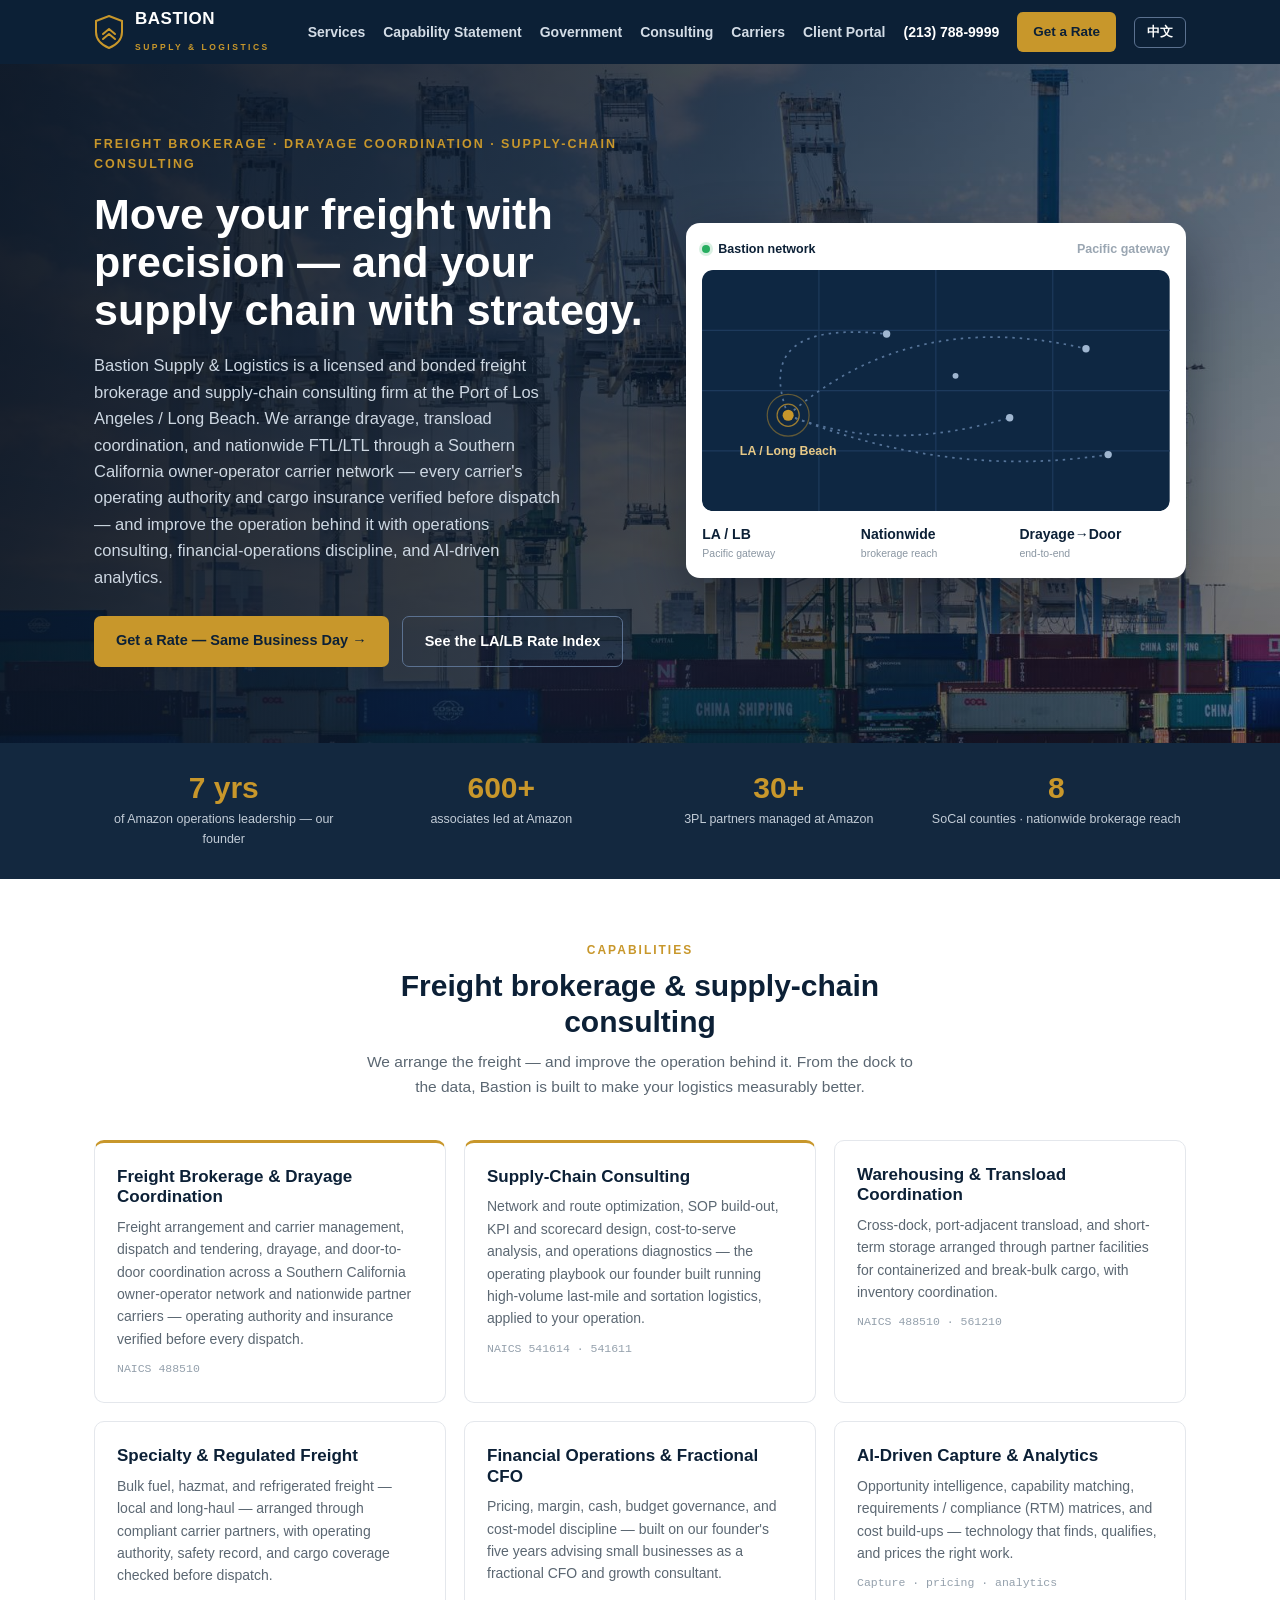
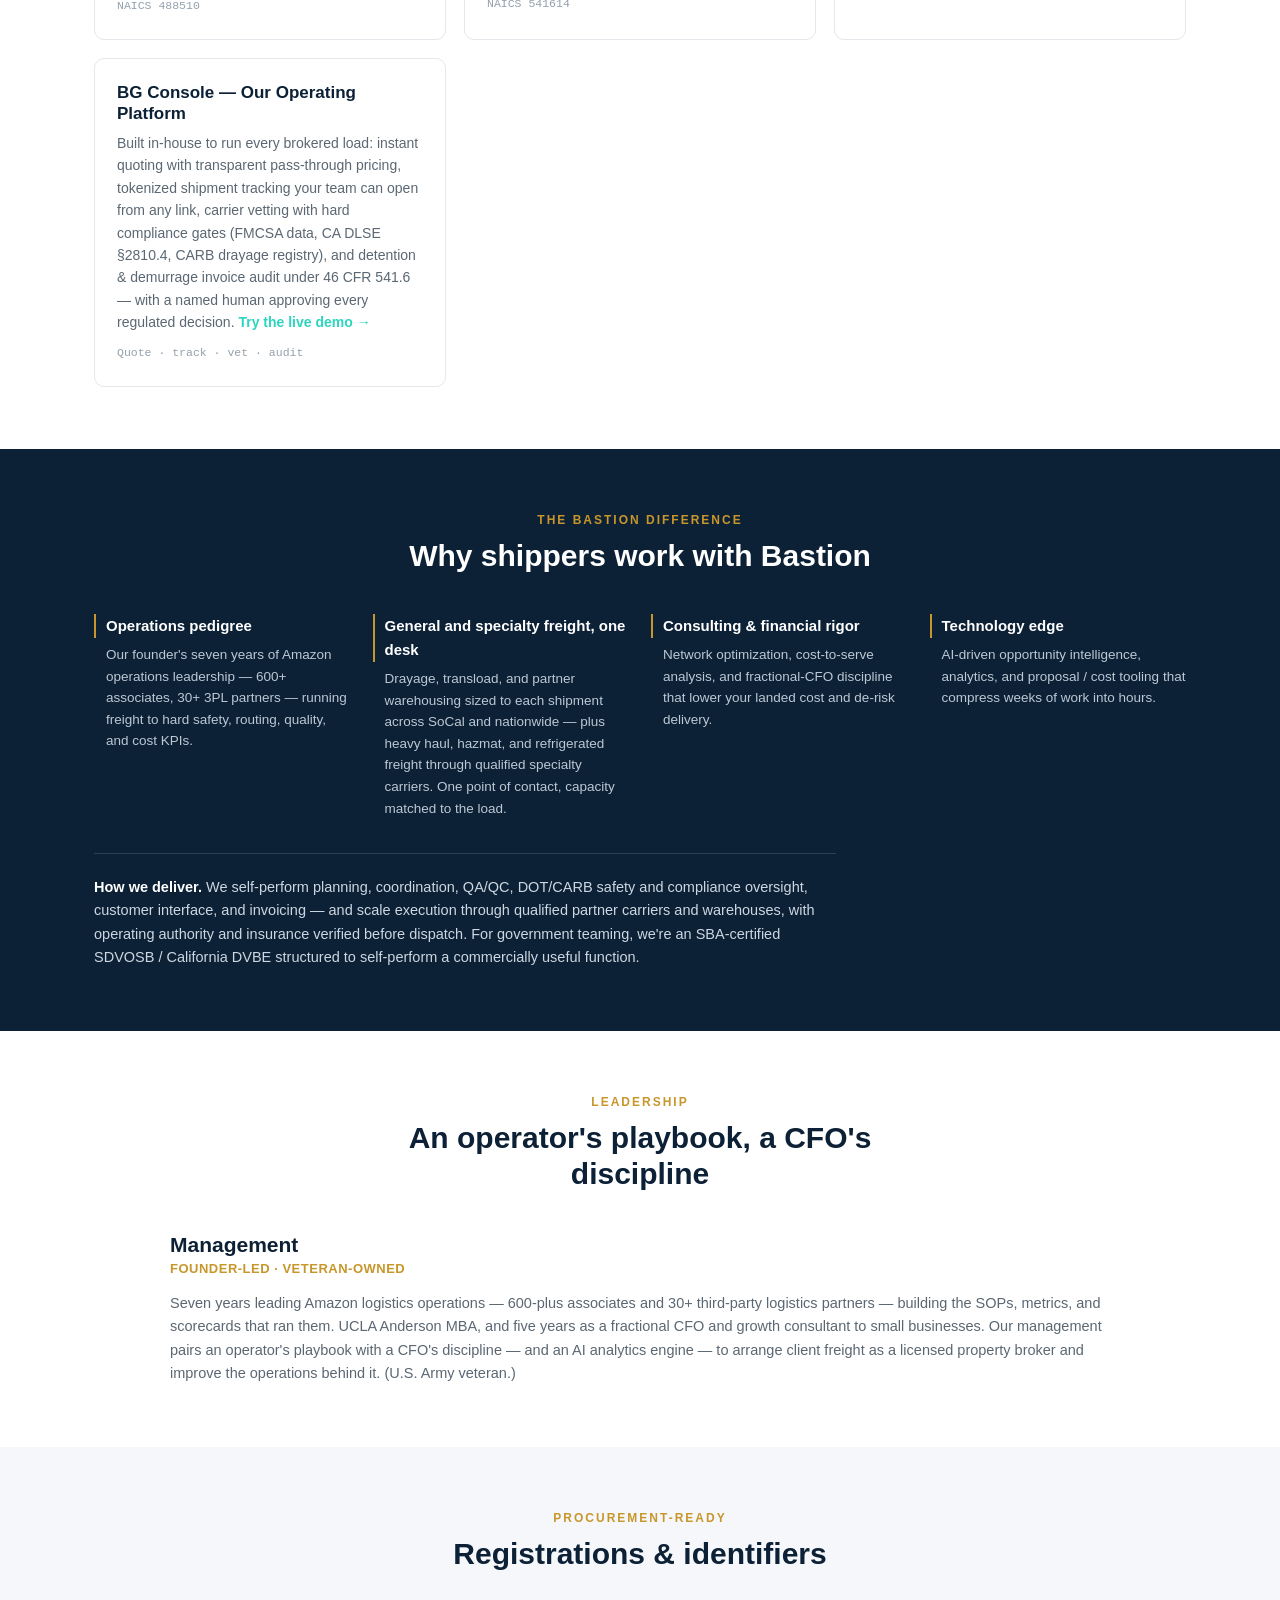
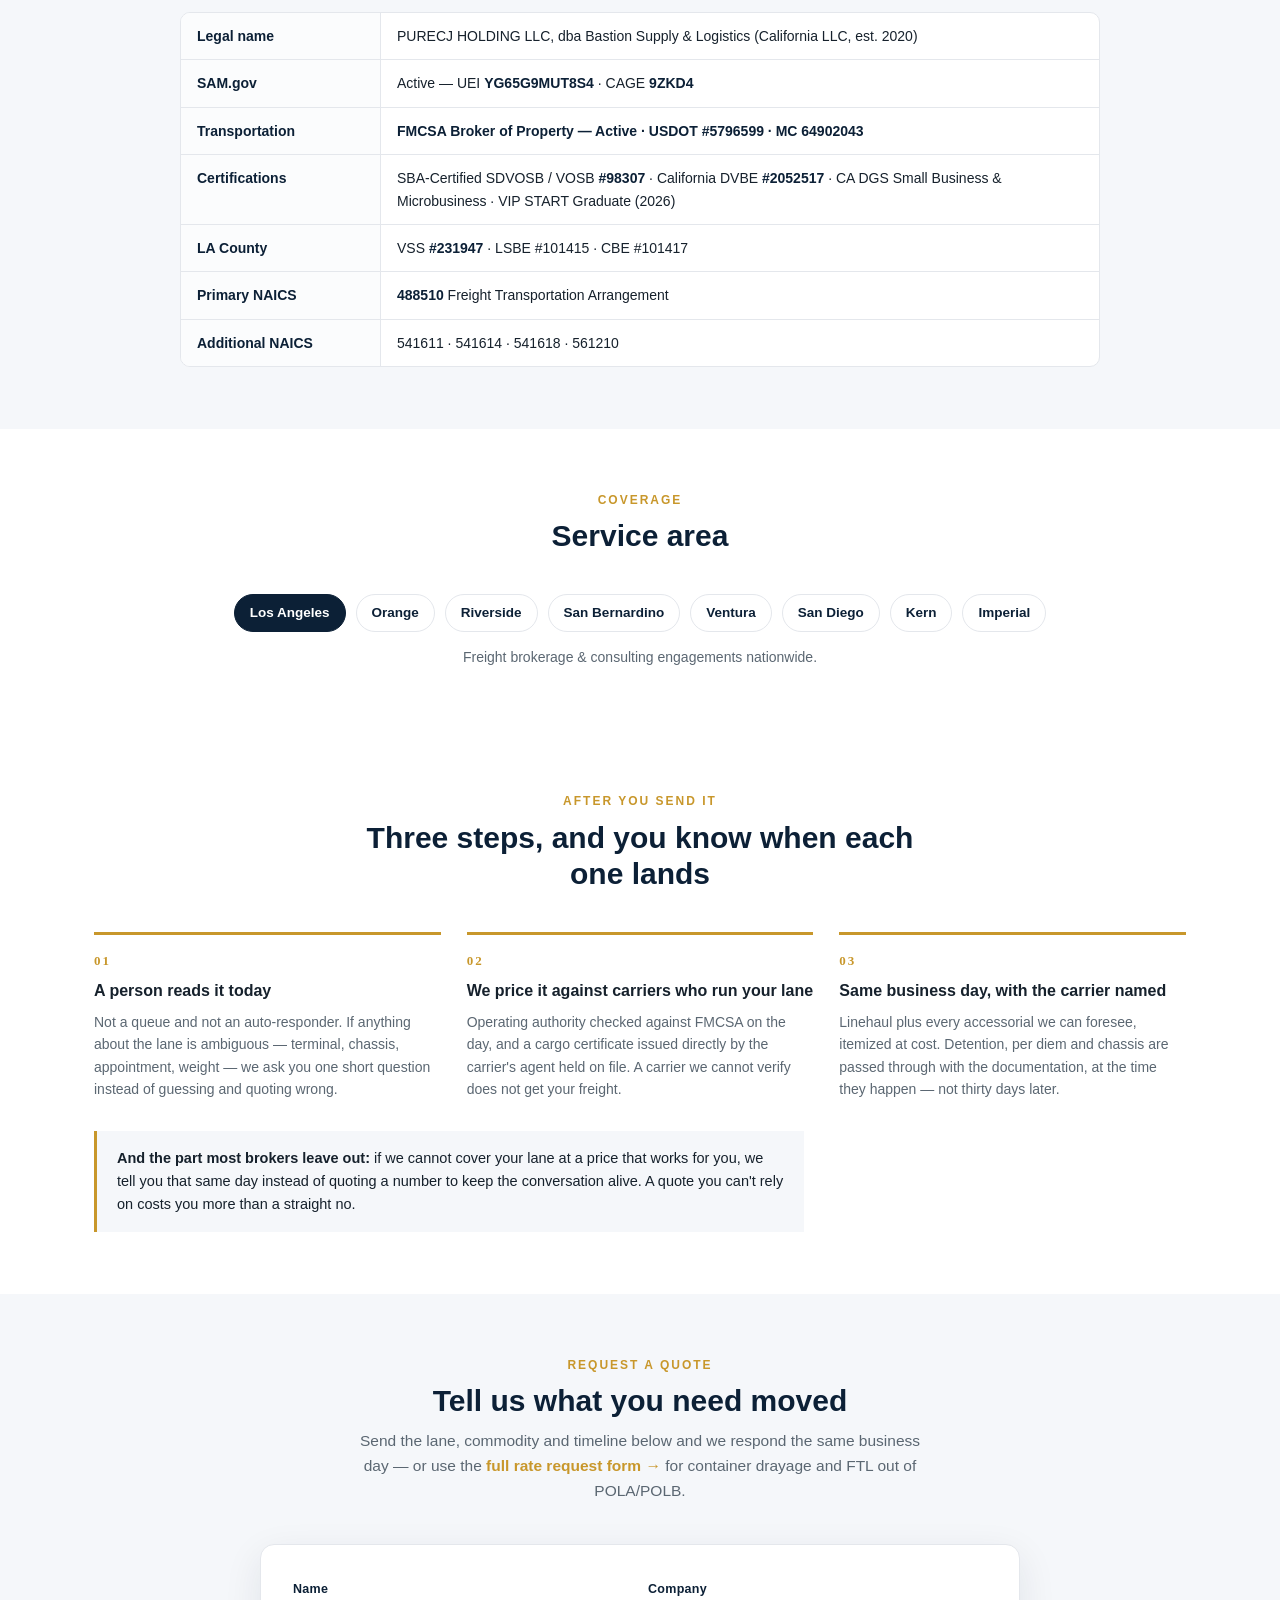
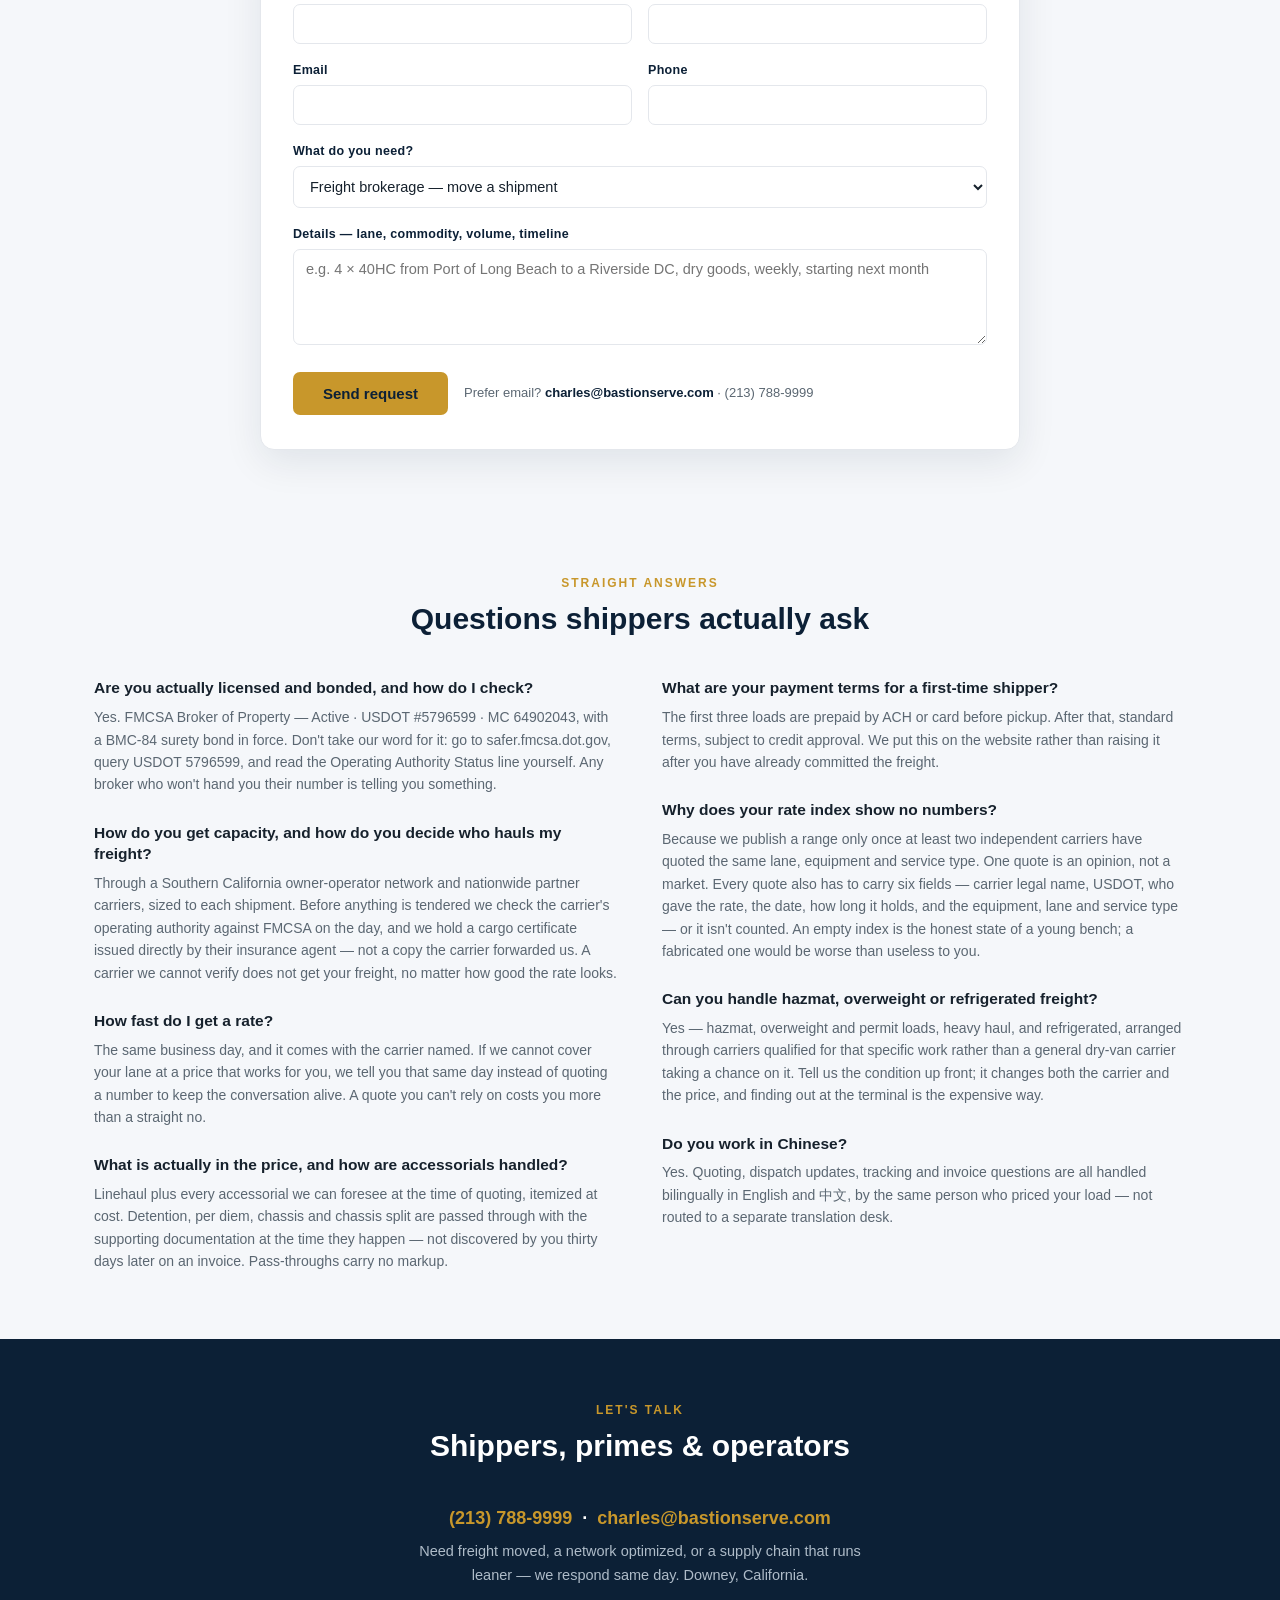
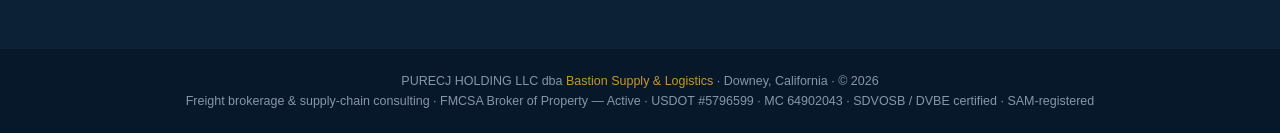
<file: index.html>
<!DOCTYPE html>
<html lang="en">
<head>
<meta charset="UTF-8">
<meta name="viewport" content="width=device-width, initial-scale=1">
<title>Bastion Supply &amp; Logistics — Freight Brokerage &amp; Supply-Chain Consulting | Los Angeles &amp; Long Beach</title>
<meta name="description" content="Bastion Supply &amp; Logistics is a licensed and bonded freight brokerage (FMCSA Broker of Property — Active · USDOT #5796599 · MC 64902043) and supply-chain consulting firm at the Port of Los Angeles / Long Beach — drayage, transload coordination, nationwide FTL/LTL, carrier qualification, network optimization, and operations consulting.">
<meta property="og:title" content="Bastion Supply &amp; Logistics — Freight Brokerage &amp; Supply-Chain Consulting">
<meta property="og:description" content="Freight brokerage and supply-chain consulting at the Port of LA / Long Beach and nationwide.">
<meta property="og:type" content="website">
<link rel="icon" href="data:image/svg+xml,%3Csvg xmlns='http://www.w3.org/2000/svg' viewBox='0 0 24 24'%3E%3Cpath fill='%23c9972b' d='M12 2l8 3v6c0 5-3.4 8.6-8 11-4.6-2.4-8-6-8-11V5l8-3z'/%3E%3C/svg%3E">
<script type="application/ld+json">
{"@context":"https://schema.org","@graph":[{"@type":["ProfessionalService","Organization"],"@id":"https://bastionserve.com/#org","name":"Bastion Supply & Logistics","legalName":"PURECJ HOLDING LLC","alternateName":"Bastion Supply and Logistics","url":"https://bastionserve.com","telephone":"+1-213-788-9999","email":"charles@bastionserve.com","foundingDate":"2020","description":"Licensed and bonded FMCSA property broker (FMCSA Broker of Property — Active · USDOT #5796599 · MC 64902043) and supply-chain consultancy at the Ports of Los Angeles and Long Beach. Arranges container drayage, transload, and nationwide FTL/LTL through carrier partners.","knowsLanguage":["en","zh"],"address":{"@type":"PostalAddress","streetAddress":"8036 Privet Ln","addressLocality":"Downey","addressRegion":"CA","postalCode":"90241","addressCountry":"US"},"identifier":[{"@type":"PropertyValue","name":"USDOT","value":"5796599"},{"@type":"PropertyValue","name":"FMCSA MC Docket","value":"MC 64902043"},{"@type":"PropertyValue","name":"SCAC","value":"BATC"},{"@type":"PropertyValue","name":"UEI","value":"YG65G9MUT8S4"},{"@type":"PropertyValue","name":"CAGE","value":"9ZKD4"},{"@type":"PropertyValue","name":"SBA SDVOSB/VOSB Certification","value":"98307"},{"@type":"PropertyValue","name":"California DVBE Certification","value":"2052517"}],"naics":"488510","contactPoint":[{"@type":"ContactPoint","contactType":"sales","telephone":"+1-213-788-9999","email":"charles@bastionserve.com","availableLanguage":["English","Chinese"],"areaServed":"US"}],"areaServed":[{"@type":"AdministrativeArea","name":"Southern California"},{"@type":"Country","name":"United States"}],"hasOfferCatalog":{"@type":"OfferCatalog","name":"Freight and supply-chain services","itemListElement":[{"@type":"Offer","itemOffered":{"@type":"Service","name":"Port container drayage","description":"POLA/POLB container pulls to inland Southern California — Ontario, Fontana, Chino corridor. Live unload and drop-and-pick.","serviceType":"Drayage"}},{"@type":"Offer","itemOffered":{"@type":"Service","name":"Transload and cross-dock","description":"Port-adjacent transload, container to trailer or palletized outbound, through partner facilities.","serviceType":"Transload"}},{"@type":"Offer","itemOffered":{"@type":"Service","name":"Nationwide FTL and LTL","description":"Door-to-door full and less-than-truckload coordination through partner carriers.","serviceType":"Truckload brokerage"}},{"@type":"Offer","itemOffered":{"@type":"Service","name":"Specialty and regulated freight","description":"Heavy haul and overweight permit loads, hazmat, and refrigerated freight through carriers qualified for that specific work.","serviceType":"Specialized freight"}},{"@type":"Offer","itemOffered":{"@type":"Service","name":"Supply-chain and operations consulting","description":"Network and route optimization, SOP build-out, KPI and scorecard design, cost-to-serve analysis, fractional-CFO cost and margin discipline.","serviceType":"Management consulting"}}]},"potentialAction":{"@type":"Action","name":"Request a freight rate","target":"https://bastionserve.com/quote.html"}},{"@type":"WebSite","@id":"https://bastionserve.com/#site","url":"https://bastionserve.com","name":"Bastion Supply & Logistics","publisher":{"@id":"https://bastionserve.com/#org"},"inLanguage":["en","zh"]}]}
</script>
<style>
:root{--navy:#0C2036;--navy2:#13283F;--gold:#C8972B;--ink:#16212c;--muted:#5b6772;--line:#e4e7ec;--soft:#f5f7fa;--white:#fff;}
*{margin:0;padding:0;box-sizing:border-box}
html{scroll-behavior:smooth}
body{font-family:-apple-system,BlinkMacSystemFont,"Segoe UI",Roboto,Helvetica,Arial,sans-serif;color:var(--ink);line-height:1.6;background:var(--white);font-size:16px}
a{color:inherit;text-decoration:none}
.wrap{max-width:1140px;margin:0 auto;padding:0 24px}
.gold{color:var(--gold)}
h1,h2,h3{line-height:1.2;color:var(--navy)}
/* top bar */
.topbar{background:var(--navy);color:#fff;position:sticky;top:0;z-index:30}
.topbar .wrap{display:flex;align-items:center;justify-content:space-between;height:64px}
.brand{display:flex;align-items:center;gap:11px;font-weight:800;letter-spacing:.5px}
.brand svg{flex:none}
.brand .bn{font-size:17px;color:#fff;line-height:1}
.brand .bs{font-size:8.5px;letter-spacing:2.5px;color:var(--gold);font-weight:700}
.nav{display:flex;align-items:center;gap:18px;font-size:14px}
.nav a.lnk{color:#d3dce6;font-weight:600;white-space:nowrap}
.nav a.lnk:hover{color:#fff}
.nav .phone{color:#fff;font-weight:700;white-space:nowrap}
.nav .quote{background:var(--gold);color:var(--navy);font-weight:800;padding:9px 16px;border-radius:6px;font-size:13.5px;white-space:nowrap}
.nav .quote:hover{background:#d9a838}
.nav .lang-toggle{background:transparent;border:1.5px solid #5b7190;color:#fff;font-weight:700;padding:6px 12px;border-radius:6px;font-size:12.5px;cursor:pointer;font-family:inherit}
.nav .lang-toggle:hover{border-color:var(--gold);color:var(--gold)}
@media(max-width:1040px){.nav a.lnk,.nav .phone{display:none}}
/* hero */
.hero{position:relative;color:#eef2f6;overflow:hidden}
.hero .bg{position:absolute;inset:0;background:url('/port-hero.jpg') center/cover;}
.hero .ov{position:absolute;inset:0;background:linear-gradient(100deg,rgba(8,20,36,.94) 0%,rgba(10,28,50,.82) 42%,rgba(10,28,50,.5) 100%)}
.hero .wrap{position:relative;display:grid;grid-template-columns:1.05fr .95fr;gap:40px;align-items:center;padding:70px 24px 76px}
.hero .eyebrow{color:var(--gold);font-weight:700;letter-spacing:2px;font-size:12.5px;text-transform:uppercase;margin-bottom:16px}
.hero h1{color:#fff;font-size:43px;line-height:1.12;margin-bottom:18px}
.hero p.lead{font-size:16.5px;color:#cdd7e2;max-width:52ch;margin-bottom:26px}
.cta{display:flex;gap:13px;flex-wrap:wrap}
.btn{display:inline-block;padding:13px 22px;border-radius:7px;font-weight:700;font-size:14.5px;transition:.15s}
.btn-gold{background:var(--gold);color:var(--navy)}
.btn-gold:hover{background:#d9a838}
.btn-ghost{border:1.5px solid #5b7190;color:#fff}
.btn-ghost:hover{border-color:var(--gold);color:var(--gold)}
/* hero data card */
.hcard{background:#fff;border-radius:14px;box-shadow:0 24px 60px rgba(4,12,24,.45);padding:16px;color:var(--ink)}
.hc-head{display:flex;align-items:center;gap:8px;font-size:12.5px;font-weight:700;color:var(--navy);margin-bottom:11px}
.hc-head .dot{width:8px;height:8px;border-radius:50%;background:#27ae60;box-shadow:0 0 0 3px rgba(39,174,96,.18)}
.hc-head .mut{color:#9aa6b2;font-weight:600;margin-left:auto}
.hc-map{width:100%;display:block;border-radius:9px}
.hc-kpis{display:grid;grid-template-columns:repeat(3,1fr);gap:8px;margin-top:12px}
.hc-kpis div .v{font-size:14px;font-weight:800;color:var(--navy)}
.hc-kpis div .k{font-size:10.5px;color:#8a96a2}
@media(max-width:860px){.hero .wrap{grid-template-columns:1fr;gap:30px}.hero h1{font-size:33px}.hcard{max-width:460px}}
/* stats */
.stats{background:var(--navy2);color:#fff}
.stats .wrap{display:grid;grid-template-columns:repeat(4,1fr);gap:18px;padding:30px 24px}
.stats .s{text-align:center}
.stats .s .v{font-size:30px;font-weight:800;color:var(--gold);line-height:1}
.stats .s .k{font-size:12.5px;color:#c2ccd7;margin-top:6px}
@media(max-width:680px){.stats .wrap{grid-template-columns:1fr 1fr;gap:22px}}
/* section */
section.blk{padding:62px 0}
.sec-head{text-align:center;max-width:64ch;margin:0 auto 40px}
.sec-head .k{color:var(--gold);font-weight:700;letter-spacing:2px;font-size:12px;text-transform:uppercase}
.sec-head h2{font-size:30px;margin:8px 0 10px}
.sec-head p{color:var(--muted);font-size:15.5px}
.grid{display:grid;grid-template-columns:repeat(3,1fr);gap:18px}
@media(max-width:880px){.grid{grid-template-columns:repeat(2,1fr)}}
@media(max-width:560px){.grid{grid-template-columns:1fr}}
.card{border:1px solid var(--line);border-radius:10px;padding:24px 22px;background:#fff;transition:.15s}
.card:hover{border-color:var(--gold);box-shadow:0 6px 22px rgba(12,32,54,.07);transform:translateY(-2px)}
.card.primary{border-top:3px solid var(--gold)}
.card h3{font-size:17px;margin-bottom:8px}
.card .pri{display:inline-block;font-size:10px;font-weight:800;letter-spacing:.5px;color:var(--navy);background:var(--gold);padding:2px 7px;border-radius:3px;margin-left:6px;vertical-align:middle}
.card p{font-size:14px;color:var(--muted);margin-bottom:10px}
.card .naics{font-size:11.5px;color:#94a0ac;font-family:"SFMono-Regular",Menlo,monospace}
/* why */
.howstep{background:#fff}
.howstep .steps{display:grid;grid-template-columns:repeat(3,1fr);gap:26px;margin-top:26px}
.howstep .step{border-top:3px solid var(--gold);padding-top:16px}
.howstep .step .n{font-family:Georgia,serif;font-size:13px;font-weight:700;color:var(--gold);letter-spacing:2px;margin-bottom:7px}
.howstep .step .t{font-weight:800;font-size:16px;margin-bottom:7px;color:var(--ink)}
.howstep .step p{font-size:14px;color:var(--muted)}
.howstep .promise{margin-top:30px;background:var(--soft);border-left:3px solid var(--gold);padding:16px 20px;font-size:14.5px;max-width:88ch}
.howstep .promise b{color:var(--ink)}
@media(max-width:860px){.howstep .steps{grid-template-columns:1fr;gap:20px}}
.faq{background:var(--soft)}
.faq .faq-grid{columns:2;column-gap:44px;margin-top:28px}
.faq .faq-item{break-inside:avoid;-webkit-column-break-inside:avoid;page-break-inside:avoid;margin-bottom:26px}
.faq .faq-item .q{font-weight:800;font-size:15.5px;color:var(--ink);margin-bottom:7px;line-height:1.4}
.faq .faq-item p{font-size:14px;color:var(--muted)}
@media(max-width:860px){.faq .faq-grid{columns:1}}
.why{background:var(--navy)}
.why h2{color:#fff}
.why .grid4{display:grid;grid-template-columns:repeat(4,1fr);gap:22px}
@media(max-width:860px){.why .grid4{grid-template-columns:repeat(2,1fr)}}
@media(max-width:480px){.why .grid4{grid-template-columns:1fr}}
.why .col .t{font-weight:800;color:#fff;font-size:15px;border-left:2.5px solid var(--gold);padding-left:10px;margin-bottom:6px}
.why .col p{font-size:13.5px;color:#bcc8d4;padding-left:12px}
.why .deliver{margin-top:34px;font-size:14.5px;color:#cdd7e1;border-top:1px solid #294056;padding-top:22px;max-width:92ch}
.why .deliver b{color:#fff}
/* leadership */
.lead-wrap{display:flex;gap:38px;align-items:center;max-width:940px;margin:0 auto}
.lead-wrap .ph{flex:none;width:172px;height:172px;border-radius:50%;object-fit:cover;border:4px solid var(--gold);box-shadow:0 10px 30px rgba(12,32,54,.16)}
.lead-wrap h3{font-size:21px}
.lead-wrap .role{color:var(--gold);font-weight:700;font-size:13px;letter-spacing:.5px;margin:2px 0 12px}
.lead-wrap p{font-size:14.5px;color:var(--muted)}
@media(max-width:620px){.lead-wrap{flex-direction:column;text-align:center}}
/* registrations */
.reg{background:var(--soft)}
.regtable{border:1px solid var(--line);border-radius:10px;overflow:hidden;background:#fff;max-width:920px;margin:0 auto}
.regtable .row{display:flex;border-bottom:1px solid var(--line);font-size:14px}
.regtable .row:last-child{border-bottom:none}
.regtable .k{flex:0 0 200px;background:#fbfcfd;padding:12px 16px;font-weight:700;color:var(--navy);border-right:1px solid var(--line)}
.regtable .v{padding:12px 16px;color:var(--ink)}
.regtable .v b{color:var(--navy)}
@media(max-width:560px){.regtable .row{flex-direction:column}.regtable .k{flex:none;border-right:none;border-bottom:1px solid var(--line)}}
/* area */
.area{display:flex;flex-wrap:wrap;gap:10px;justify-content:center;margin-top:8px}
.area span{background:#fff;border:1px solid var(--line);border-radius:20px;padding:7px 15px;font-size:13.5px;font-weight:600;color:var(--navy)}
.area span.primary{background:var(--navy);color:#fff;border-color:var(--navy)}
/* quote form */
.quote-sec{background:var(--soft)}
.qwrap{max-width:760px;margin:0 auto;background:#fff;border:1px solid var(--line);border-radius:14px;box-shadow:0 12px 38px rgba(12,32,54,.09);padding:34px 32px}
.qok{display:none;background:#e8f6ee;border:1px solid #b7e0c6;color:#1d6b3a;border-radius:8px;padding:14px 16px;font-size:14.5px;font-weight:600;margin-bottom:22px}
.qform{display:grid;grid-template-columns:1fr 1fr;gap:16px}
.qform .full{grid-column:1 / -1}
.qform label{display:block;font-size:12.5px;font-weight:700;color:var(--navy);margin-bottom:5px;letter-spacing:.3px}
.qform input,.qform select,.qform textarea{width:100%;border:1px solid var(--line);border-radius:7px;padding:11px 12px;font-size:14.5px;font-family:inherit;color:var(--ink);background:#fff;transition:.15s}
.qform input:focus,.qform select:focus,.qform textarea:focus{outline:none;border-color:var(--gold);box-shadow:0 0 0 3px rgba(200,151,43,.16)}
.qform textarea{resize:vertical;min-height:96px}
.qform .sub{grid-column:1 / -1;display:flex;align-items:center;gap:16px;flex-wrap:wrap;margin-top:4px}
.qform button{background:var(--gold);color:var(--navy);font-weight:800;font-size:15px;border:none;border-radius:7px;padding:13px 30px;cursor:pointer;transition:.15s}
.qform button:hover{background:#d9a838}
.qform .hint{font-size:13px;color:var(--muted)}
.qform .hint a{color:var(--navy);font-weight:700}
.qhoney{position:absolute;left:-9999px;width:1px;height:1px;opacity:0}
@media(max-width:560px){.qform{grid-template-columns:1fr}.qwrap{padding:26px 20px}}
/* contact */
.contact{background:var(--navy);color:#dfe6ed;text-align:center}
.contact h2{color:#fff}
.contact .lines{font-size:18px;margin:18px 0 8px;font-weight:700;color:#fff}
.contact .lines a{color:var(--gold)}
.contact .sub{color:#aebbc8;font-size:14.5px;max-width:60ch;margin:0 auto}
footer.foot{background:#08182b;color:#8597a8;font-size:12.5px;text-align:center;padding:22px 0}
footer.foot .gold{color:var(--gold)}
</style>
<script type="application/ld+json">
{"@context":"https://schema.org","@type":"FAQPage","@id":"https://bastionserve.com/#faq","mainEntity":[{"@type":"Question","name":"Are you actually licensed and bonded, and how do I check?","acceptedAnswer":{"@type":"Answer","text":"Yes. FMCSA Broker of Property — Active · USDOT #5796599 · MC 64902043, with a BMC-84 surety bond in force. Don't take our word for it: go to safer.fmcsa.dot.gov, query USDOT 5796599, and read the Operating Authority Status line yourself. Any broker who won't hand you their number is telling you something."}},{"@type":"Question","name":"How do you get capacity, and how do you decide who hauls my freight?","acceptedAnswer":{"@type":"Answer","text":"Through a Southern California owner-operator network and nationwide partner carriers, sized to each shipment. Before anything is tendered we check the carrier's operating authority against FMCSA on the day, and we hold a cargo certificate issued directly by their insurance agent — not a copy the carrier forwarded us. A carrier we cannot verify does not get your freight, no matter how good the rate looks."}},{"@type":"Question","name":"How fast do I get a rate?","acceptedAnswer":{"@type":"Answer","text":"The same business day, and it comes with the carrier named. If we cannot cover your lane at a price that works for you, we tell you that same day instead of quoting a number to keep the conversation alive. A quote you can't rely on costs you more than a straight no."}},{"@type":"Question","name":"What is actually in the price, and how are accessorials handled?","acceptedAnswer":{"@type":"Answer","text":"Linehaul plus every accessorial we can foresee at the time of quoting, itemized at cost. Detention, per diem, chassis and chassis split are passed through with the supporting documentation at the time they happen — not discovered by you thirty days later on an invoice. Pass-throughs carry no markup."}},{"@type":"Question","name":"What are your payment terms for a first-time shipper?","acceptedAnswer":{"@type":"Answer","text":"The first three loads are prepaid by ACH or card before pickup. After that, standard terms, subject to credit approval. We put this on the website rather than raising it after you have already committed the freight."}},{"@type":"Question","name":"Why does your rate index show no numbers?","acceptedAnswer":{"@type":"Answer","text":"Because we publish a range only once at least two independent carriers have quoted the same lane, equipment and service type. One quote is an opinion, not a market. Every quote also has to carry six fields — carrier legal name, USDOT, who gave the rate, the date, how long it holds, and the equipment, lane and service type — or it isn't counted. An empty index is the honest state of a young bench; a fabricated one would be worse than useless to you."}},{"@type":"Question","name":"Can you handle hazmat, overweight or refrigerated freight?","acceptedAnswer":{"@type":"Answer","text":"Yes — hazmat, overweight and permit loads, heavy haul, and refrigerated, arranged through carriers qualified for that specific work rather than a general dry-van carrier taking a chance on it. Tell us the condition up front; it changes both the carrier and the price, and finding out at the terminal is the expensive way."}},{"@type":"Question","name":"Do you work in Chinese?","acceptedAnswer":{"@type":"Answer","text":"Yes. Quoting, dispatch updates, tracking and invoice questions are all handled bilingually in English and 中文, by the same person who priced your load — not routed to a separate translation desk."}}]}
</script>
<link rel="alternate" hreflang="en" href="https://bastionserve.com/">
<link rel="alternate" hreflang="zh-Hans" href="https://bastionserve.com/zh/">
<link rel="alternate" hreflang="x-default" href="https://bastionserve.com/">
<link rel="canonical" href="https://bastionserve.com/">
<link rel="alternate" type="application/json" href="/data/coverage.json" title="Machine-readable service coverage">
</head>
<body>
<div class="topbar"><div class="wrap">
  <a class="brand" href="#top">
    <svg width="30" height="34" viewBox="0 0 30 34" fill="none" xmlns="http://www.w3.org/2000/svg"><path d="M15 1 28 6v11c0 8-6 13-13 16C8 30 2 25 2 17V6L15 1Z" stroke="#C8972B" stroke-width="2" fill="#0C2036"/><path d="M9 19l6-5 6 5M9 24l6-5 6 5" stroke="#C8972B" stroke-width="2" fill="none" stroke-linecap="round" stroke-linejoin="round"/></svg>
    <span><span class="bn">BASTION</span><br><span class="bs">SUPPLY &amp; LOGISTICS</span></span>
  </a>
  <div class="nav">
    <a class="lnk" href="#services" data-en="Services" data-zh="服务">Services</a>
    <a class="lnk" href="capability-statement.html" data-en="Capability Statement" data-zh="能力声明">Capability Statement</a>
    <a class="lnk" href="/government.html" data-en="Government" data-zh="政府承包">Government</a>
    <a class="lnk" href="/consulting.html" data-en="Consulting" data-zh="管理咨询">Consulting</a>
    <a class="lnk" href="carriers.html" data-en="Carriers" data-zh="承运人">Carriers</a>
    <a class="lnk" href="https://app.bastionserve.com" data-en="Client Portal" data-zh="客户门户">Client Portal</a>
    <a class="phone" href="tel:+12137889999">(213) 788-9999</a>
    <a class="quote" href="quote.html" data-en="Get a Rate" data-zh="获取报价">Get a Rate</a>
    <button type="button" id="langToggle" class="lang-toggle" aria-label="切换语言 / Toggle language">中文</button>
  </div>
</div></div>

<header class="hero" id="top">
  <div class="bg"></div><div class="ov"></div>
  <div class="wrap">
    <div>
      <div class="eyebrow" data-en="Freight Brokerage · Drayage Coordination · Supply-Chain Consulting" data-zh="货运经纪 · 港口拖车统筹 · 供应链咨询">Freight Brokerage · Drayage Coordination · Supply-Chain Consulting</div>
      <h1 data-en="Move your freight with precision — and your supply chain with strategy." data-zh="精准移动您的货运——并战略布局您的供应链。">Move your freight with precision — and your supply chain with strategy.</h1>
      <p class="lead" data-en="Bastion Supply & Logistics is a licensed and bonded freight brokerage and supply-chain consulting firm at the Port of Los Angeles / Long Beach. We arrange drayage, transload coordination, and nationwide FTL/LTL through a Southern California owner-operator carrier network — every carrier's operating authority and cargo insurance verified before dispatch — and improve the operation behind it with operations consulting, financial-operations discipline, and AI-driven analytics." data-zh="贝松供应与物流是位于洛杉矶/长滩港的持牌且有保证金的货运经纪和供应链咨询公司。我们依托南加州自有车主承运人网络，安排港口拖车、转运换装及全国整车/零担运输——每家承运人派车前均核验营运资质与货物保险——并以运营咨询、财务运营规范和AI驱动分析优化背后的运营。">Bastion Supply & Logistics is a licensed and bonded freight brokerage and supply-chain consulting firm at the Port of Los Angeles / Long Beach. We arrange drayage, transload coordination, and nationwide FTL/LTL through a Southern California owner-operator carrier network — every carrier's operating authority and cargo insurance verified before dispatch — and improve the operation behind it with operations consulting, financial-operations discipline, and AI-driven analytics.</p>
      <div class="cta">
        <a class="btn btn-gold" href="quote.html" data-en="Get a Rate &mdash; Same Business Day &rarr;" data-zh="获取报价 — 当个工作日回复 &rarr;">Get a Rate &mdash; Same Business Day &rarr;</a>
        <a class="btn btn-ghost" href="rates.html" data-en="See the LA/LB Rate Index" data-zh="查看洛杉矶/长滩费率指数">See the LA/LB Rate Index</a>
      </div>
    </div>
    <div class="hcard">
      <div class="hc-head"><span class="dot"></span> <span data-en="Bastion network" data-zh="Bastion 网络">Bastion network</span> <span class="mut" data-en="Pacific gateway" data-zh="太平洋门户">Pacific gateway</span></div>
      <svg viewBox="0 0 380 196" class="hc-map" xmlns="http://www.w3.org/2000/svg">
        <rect width="380" height="196" rx="9" fill="#0e2742"/>
        <g stroke="#1d3a5c" stroke-width="1">
          <line x1="0" y1="49" x2="380" y2="49"/><line x1="0" y1="98" x2="380" y2="98"/><line x1="0" y1="147" x2="380" y2="147"/>
          <line x1="95" y1="0" x2="95" y2="196"/><line x1="190" y1="0" x2="190" y2="196"/><line x1="285" y1="0" x2="285" y2="196"/>
        </g>
        <g fill="none" stroke="#5e7da3" stroke-width="1.4" stroke-dasharray="2 4" opacity=".9">
          <path d="M70,118 Q40,40 150,52"/>
          <path d="M70,118 Q150,150 250,120"/>
          <path d="M70,118 Q170,30 312,64"/>
          <path d="M70,118 Q200,170 330,150"/>
        </g>
        <g fill="#9fb6d0">
          <circle cx="150" cy="52" r="3"/><circle cx="250" cy="120" r="3"/><circle cx="312" cy="64" r="3"/><circle cx="330" cy="150" r="3"/><circle cx="206" cy="86" r="2.4"/>
        </g>
        <circle cx="70" cy="118" r="17" fill="none" stroke="#C8972B" opacity=".45"/>
        <circle cx="70" cy="118" r="9" fill="none" stroke="#C8972B" opacity=".75"/>
        <circle cx="70" cy="118" r="4.5" fill="#C8972B"/>
        <text x="70" y="150" text-anchor="middle" fill="#e7c987" font-size="10" font-family="Arial" font-weight="700">LA / Long Beach</text>
      </svg>
      <div class="hc-kpis">
        <div><div class="v" data-en="LA / LB" data-zh="洛杉矶/长滩">LA / LB</div><div class="k" data-en="Pacific gateway" data-zh="太平洋门户">Pacific gateway</div></div>
        <div><div class="v" data-en="Nationwide" data-zh="全国">Nationwide</div><div class="k" data-en="brokerage reach" data-zh="经纪覆盖">brokerage reach</div></div>
        <div><div class="v" data-en="Drayage→Door" data-zh="港口拖车/短驳→门">Drayage→Door</div><div class="k" data-en="end-to-end" data-zh="端到端">end-to-end</div></div>
      </div>
    </div>
  </div>
</header>

<div class="stats"><div class="wrap">
  <div class="s"><div class="v" data-en="7 yrs" data-zh="7年">7 yrs</div><div class="k" data-en="of Amazon operations leadership — our founder" data-zh="亚马逊运营领导经验 — 创始人">of Amazon operations leadership — our founder</div></div>
  <div class="s"><div class="v" data-en="600+" data-zh="600+">600+</div><div class="k" data-en="associates led at Amazon" data-zh="在亚马逊带领的员工">associates led at Amazon</div></div>
  <div class="s"><div class="v" data-en="30+" data-zh="30+">30+</div><div class="k" data-en="3PL partners managed at Amazon" data-zh="在亚马逊管理的3PL合作伙伴">3PL partners managed at Amazon</div></div>
  <div class="s"><div class="v" data-en="8" data-zh="8">8</div><div class="k" data-en="SoCal counties · nationwide brokerage reach" data-zh="南加州县 · 全国经纪覆盖">SoCal counties · nationwide brokerage reach</div></div>
</div></div>

<section class="blk" id="services"><div class="wrap">
  <div class="sec-head"><div class="k" data-en="Capabilities" data-zh="服务能力">Capabilities</div><h2 data-en="Freight brokerage & supply-chain consulting" data-zh="货运经纪 & 供应链咨询">Freight brokerage & supply-chain consulting</h2>
    <p data-en="We arrange the freight — and improve the operation behind it. From the dock to the data, Bastion is built to make your logistics measurably better." data-zh="我们安排货运——并提升其背后的运营。从码头到数据，Bastion旨在使您的物流显著更优。">We arrange the freight — and improve the operation behind it. From the dock to the data, Bastion is built to make your logistics measurably better.</p></div>
  <div class="grid">
    <div class="card primary"><h3 data-en="Freight Brokerage & Drayage Coordination" data-zh="货运经纪与港口拖车统筹">Freight Brokerage & Drayage Coordination<span class="pri" data-en="CORE" data-zh="核心">CORE</span></h3><p data-en="Freight arrangement and carrier management, dispatch and tendering, drayage, and door-to-door coordination across a Southern California owner-operator network and nationwide partner carriers — operating authority and insurance verified before every dispatch." data-zh="货运安排与承运人管理，调度与派单，港口拖车/短驳，以及门到门统筹——依托南加州自有车主承运人网络及全国合作承运人，每次派车前核验营运资质与保险。">Freight arrangement and carrier management, dispatch and tendering, drayage, and door-to-door coordination across a Southern California owner-operator network and nationwide partner carriers — operating authority and insurance verified before every dispatch.</p><div class="naics">NAICS 488510</div></div>
    <div class="card primary"><h3 data-en="Supply-Chain Consulting" data-zh="供应链咨询">Supply-Chain Consulting<span class="pri" data-en="CORE" data-zh="核心">CORE</span></h3><p data-en="Network and route optimization, SOP build-out, KPI and scorecard design, cost-to-serve analysis, and operations diagnostics — the operating playbook our founder built running high-volume last-mile and sortation logistics, applied to your operation." data-zh="网络和路线优化，SOP建设，KPI和评分卡设计，成本分析，以及运营诊断——创始人在高吞吐末端配送与分拣运营中打磨的运营手册，应用于您的业务。">Network and route optimization, SOP build-out, KPI and scorecard design, cost-to-serve analysis, and operations diagnostics — the operating playbook our founder built running high-volume last-mile and sortation logistics, applied to your operation.</p><div class="naics">NAICS 541614 · 541611</div></div>
    <div class="card"><h3 data-en="Warehousing & Transload Coordination" data-zh="仓储与转运统筹">Warehousing & Transload Coordination</h3><p data-en="Cross-dock, port-adjacent transload, and short-term storage arranged through partner facilities for containerized and break-bulk cargo, with inventory coordination." data-zh="跨码头转运、港口附近转运换装及短期仓储，通过合作伙伴设施为集装箱及散货安排，并协调库存。">Cross-dock, port-adjacent transload, and short-term storage arranged through partner facilities for containerized and break-bulk cargo, with inventory coordination.</p><div class="naics">NAICS 488510 · 561210</div></div>
    <div class="card"><h3 data-en="Specialty & Regulated Freight" data-zh="特种与监管货运">Specialty & Regulated Freight</h3><p data-en="Bulk fuel, hazmat, and refrigerated freight — local and long-haul — arranged through compliant carrier partners, with operating authority, safety record, and cargo coverage checked before dispatch." data-zh="散装燃料、危险品和冷藏货运——本地和长途——通过合规承运人伙伴安排，派车前核查营运资质、安全记录与货物保险。">Bulk fuel, hazmat, and refrigerated freight — local and long-haul — arranged through compliant carrier partners, with operating authority, safety record, and cargo coverage checked before dispatch.</p><div class="naics">NAICS 488510</div></div>
    <div class="card"><h3 data-en="Financial Operations & Fractional CFO" data-zh="财务运营 & 兼职CFO">Financial Operations & Fractional CFO</h3><p data-en="Pricing, margin, cash, budget governance, and cost-model discipline — built on our founder's five years advising small businesses as a fractional CFO and growth consultant." data-zh="定价、利润率、现金、预算管理、成本模型纪律——基于创始人五年担任小型企业兼职CFO和增长顾问的经验。">Pricing, margin, cash, budget governance, and cost-model discipline — built on our founder's five years advising small businesses as a fractional CFO and growth consultant.</p><div class="naics">NAICS 541614</div></div>
    <div class="card"><h3 data-en="AI-Driven Capture & Analytics" data-zh="AI驱动采集与分析">AI-Driven Capture & Analytics</h3><p data-en="Opportunity intelligence, capability matching, requirements / compliance (RTM) matrices, and cost build-ups — technology that finds, qualifies, and prices the right work." data-zh="机会情报，能力匹配，需求/合规（RTM）矩阵，成本构建——技术发现、评估和定价正确的工作。">Opportunity intelligence, capability matching, requirements / compliance (RTM) matrices, and cost build-ups — technology that finds, qualifies, and prices the right work.</p><div class="naics">Capture · pricing · analytics</div></div>
    <div class="card"><h3 data-en="BG Console — Our Operating Platform" data-zh="BG控制台 — 我们的操作平台">BG Console — Our Operating Platform<span class="pri" data-en="IN-HOUSE" data-zh="内部">IN-HOUSE</span></h3><p data-en='Built in-house to run every brokered load: instant quoting with transparent pass-through pricing, tokenized shipment tracking your team can open from any link, carrier vetting with hard compliance gates (FMCSA data, CA DLSE §2810.4, CARB drayage registry), and detention & demurrage invoice audit under 46 CFR 541.6 — with a named human approving every regulated decision. <a href="https://app.bastionserve.com" style="color:var(--accent,#2DD4BF);font-weight:600">Try the live demo &rarr;</a>' data-zh='我们内部构建、用于承载每一笔经纪货运的操作平台：即时报价，透明转手定价，通过任何链接即可开启的代币化货运跟踪，承运人审查设有严格的合规门槛（FMCSA数据，CA DLSE §2810.4，CARB短驳注册），以及46 CFR 541.6下的等候费/滞箱费发票审核——每项受监管的决定都由指定人员批准。 <a href="https://app.bastionserve.com" style="color:var(--accent,#2DD4BF);font-weight:600">体验实时演示 &rarr;</a>'>Built in-house to run every brokered load: instant quoting with transparent pass-through pricing, tokenized shipment tracking your team can open from any link, carrier vetting with hard compliance gates (FMCSA data, CA DLSE §2810.4, CARB drayage registry), and detention & demurrage invoice audit under 46 CFR 541.6 — with a named human approving every regulated decision. <a href="https://app.bastionserve.com" style="color:var(--accent,#2DD4BF);font-weight:600">Try the live demo &rarr;</a></p><div class="naics">Quote · track · vet · audit</div></div>
  </div>
</div></section>

<section class="blk why"><div class="wrap">
  <div class="sec-head"><div class="k" style="color:var(--gold)" data-en="The Bastion difference" data-zh="Bastion 优势">The Bastion difference</div><h2 data-en="Why shippers work with Bastion" data-zh="货主为什么与Bastion合作">Why shippers work with Bastion</h2></div>
  <div class="grid4">
    <div class="col"><div class="t" data-en="Operations pedigree" data-zh="运营谱系">Operations pedigree</div><p data-en="Our founder's seven years of Amazon operations leadership — 600+ associates, 30+ 3PL partners — running freight to hard safety, routing, quality, and cost KPIs." data-zh="创始人七年亚马逊运营领导经验 — 600+ 员工，30+ 3PL 合作伙伴 — 以严格的安全、路线、质量及成本KPI管理货运。">Our founder's seven years of Amazon operations leadership — 600+ associates, 30+ 3PL partners — running freight to hard safety, routing, quality, and cost KPIs.</p></div>
    <div class="col"><div class="t" data-en="General and specialty freight, one desk" data-zh="一般与特种运力，一个对接口">General and specialty freight, one desk</div><p data-en="Drayage, transload, and partner warehousing sized to each shipment across SoCal and nationwide — plus heavy haul, hazmat, and refrigerated freight through qualified specialty carriers. One point of contact, capacity matched to the load." data-zh="港口拖车、转运换装与合作仓储按每票货量定制，覆盖南加州及全国——另有重型运输、危险品与冷藏运输，经合格特种承运人执行。单一对接人，运力按货匹配。">Drayage, transload, and partner warehousing sized to each shipment across SoCal and nationwide — plus heavy haul, hazmat, and refrigerated freight through qualified specialty carriers. One point of contact, capacity matched to the load.</p></div>
    <div class="col"><div class="t" data-en="Consulting & financial rigor" data-zh="咨询 & 财务严谨">Consulting & financial rigor</div><p data-en="Network optimization, cost-to-serve analysis, and fractional-CFO discipline that lower your landed cost and de-risk delivery." data-zh="网络优化、成本分析及兼职CFO管理，降低您的到岸成本，降低交付风险。">Network optimization, cost-to-serve analysis, and fractional-CFO discipline that lower your landed cost and de-risk delivery.</p></div>
    <div class="col"><div class="t" data-en="Technology edge" data-zh="技术优势">Technology edge</div><p data-en="AI-driven opportunity intelligence, analytics, and proposal / cost tooling that compress weeks of work into hours." data-zh="AI驱动机会智能、分析和提案/成本工具，将数周工作压缩至数小时。">AI-driven opportunity intelligence, analytics, and proposal / cost tooling that compress weeks of work into hours.</p></div>
  </div>
  <p class="deliver" data-en="<b>How we deliver.</b> We self-perform planning, coordination, QA/QC, DOT/CARB safety and compliance oversight, customer interface, and invoicing — and scale execution through qualified partner carriers and warehouses, with operating authority and insurance verified before dispatch. For government teaming, we're an SBA-certified SDVOSB / California DVBE structured to self-perform a commercially useful function." data-zh="<b>我们如何交付：</b>我们自行执行规划、协调、质量保证/质量控制、DOT/CARB安全与合规监督、客户对接和开票——并通过合格的合作伙伴承运人和仓库进行规模化执行，派车前核验营运资质与保险。对于政府联合项目，我们是SBA认证的SDVOSB/加州DVBE，按自行履行商业上有用功能（CUF）的结构运营。"><b>How we deliver.</b> We self-perform planning, coordination, QA/QC, DOT/CARB safety and compliance oversight, customer interface, and invoicing — and scale execution through qualified partner carriers and warehouses, with operating authority and insurance verified before dispatch. For government teaming, we're an SBA-certified SDVOSB / California DVBE structured to self-perform a commercially useful function.</p>
</div></section>

<section class="blk"><div class="wrap">
  <div class="sec-head"><div class="k" data-en="Leadership" data-zh="管理层">Leadership</div><h2 data-en="An operator's playbook, a CFO's discipline" data-zh="操作员手册，CFO的准则">An operator's playbook, a CFO's discipline</h2></div>
  <div class="lead-wrap">
    <div>
      <h3 data-en="Management" data-zh="管理层">Management</h3>
      <div class="role" data-en="FOUNDER-LED · VETERAN-OWNED" data-zh="创始人主理 · 退伍军人所有">FOUNDER-LED · VETERAN-OWNED</div>
      <p data-en="Seven years leading Amazon logistics operations — 600-plus associates and 30+ third-party logistics partners — building the SOPs, metrics, and scorecards that ran them. UCLA Anderson MBA, and five years as a fractional CFO and growth consultant to small businesses. Our management pairs an operator's playbook with a CFO's discipline — and an AI analytics engine — to arrange client freight as a licensed property broker and improve the operations behind it. (U.S. Army veteran.)" data-zh="七载领导亚马逊物流运营 — 拥有600多名员工及30多家第三方物流合作伙伴 — 制定操作规范、指标和评分卡，确保其高效运行。加州大学洛杉矶分校安德森管理学院MBA，五年来担任小型企业的部分CFO和增长顾问。管理层将操作手册与CFO的严谨结合 — 并引入AI分析引擎 — 以持牌货运经纪身份安排客户货运，并优化其背后的运营。（美国陆军退伍军人。）">Seven years leading Amazon logistics operations — 600-plus associates and 30+ third-party logistics partners — building the SOPs, metrics, and scorecards that ran them. UCLA Anderson MBA, and five years as a fractional CFO and growth consultant to small businesses. Our management pairs an operator's playbook with a CFO's discipline — and an AI analytics engine — to arrange client freight as a licensed property broker and improve the operations behind it. (U.S. Army veteran.)</p>
    </div>
  </div>
</div></section>

<section class="blk reg"><div class="wrap">
  <div class="sec-head"><div class="k" data-en="Procurement-Ready" data-zh="采购就绪">Procurement-Ready</div><h2 data-en="Registrations & identifiers" data-zh="登记与标识">Registrations & identifiers</h2></div>
  <div class="regtable">
    <div class="row"><div class="k" data-en="Legal name" data-zh="法律名称">Legal name</div><div class="v" data-en="PURECJ HOLDING LLC, dba Bastion Supply & Logistics (California LLC, est. 2020)" data-zh="PURECJ HOLDING LLC，营业名 Bastion Supply & Logistics（加利福尼亚州有限责任公司，成立于2020年）">PURECJ HOLDING LLC, dba Bastion Supply & Logistics (California LLC, est. 2020)</div></div>
    <div class="row"><div class="k">SAM.gov</div><div class="v"><span data-en="Active" data-zh="活跃">Active</span> — UEI <b>YG65G9MUT8S4</b> · CAGE <b>9ZKD4</b></div></div>
    <div class="row"><div class="k" data-en="Transportation" data-zh="运输">Transportation</div><div class="v"><b>FMCSA Broker of Property — Active · USDOT #5796599 · MC 64902043</b></div></div>
    <div class="row"><div class="k" data-en="Certifications" data-zh="认证">Certifications</div><div class="v" data-en="SBA-Certified SDVOSB / VOSB <b>#98307</b> · California DVBE <b>#2052517</b> · CA DGS Small Business &amp; Microbusiness · VIP START Graduate (2026)" data-zh="SBA 认证 SDVOSB / VOSB <b>#98307</b> · 加州 DVBE <b>#2052517</b> · CA DGS 小型企业与微型企业 · VIP START 结业学员（2026）">SBA-Certified SDVOSB / VOSB <b>#98307</b> · California DVBE <b>#2052517</b> · CA DGS Small Business &amp; Microbusiness · VIP START Graduate (2026)</div></div>
    <div class="row"><div class="k" data-en="LA County" data-zh="洛杉矶县">LA County</div><div class="v">VSS <b>#231947</b> · LSBE #101415 · CBE #101417</div></div>
    <div class="row"><div class="k" data-en="Primary NAICS" data-zh="主要NAICS">Primary NAICS</div><div class="v" data-en="<b>488510</b> Freight Transportation Arrangement" data-zh="<b>488510</b> 货运运输安排"><b>488510</b> Freight Transportation Arrangement</div></div>
    <div class="row"><div class="k" data-en="Additional NAICS" data-zh="附加NAICS">Additional NAICS</div><div class="v">541611 · 541614 · 541618 · 561210</div></div>
  </div>
</div></section>

<section class="blk reg" style="background:#fff"><div class="wrap">
  <div class="sec-head"><div class="k" data-en="Coverage" data-zh="覆盖范围">Coverage</div><h2 data-en="Service area" data-zh="服务区域">Service area</h2></div>
  <div class="area"><span class="primary">Los Angeles</span><span>Orange</span><span>Riverside</span><span>San Bernardino</span><span>Ventura</span><span>San Diego</span><span>Kern</span><span>Imperial</span></div>
  <p style="text-align:center;color:var(--muted);font-size:14px;margin-top:14px" data-en="Freight brokerage & consulting engagements nationwide." data-zh="货运经纪及咨询业务全国范围">Freight brokerage & consulting engagements nationwide.</p>
</div></section>

<section class="blk howstep"><div class="wrap">
  <div class="sec-head"><div class="k" data-en="After you send it" data-zh="您发出之后">After you send it</div><h2 data-en="Three steps, and you know when each one lands" data-zh="三步，每一步什么时候到，都写清楚">Three steps, and you know when each one lands</h2></div>
  <div class="steps">
    <div class="step">
      <div class="n">01</div>
      <div class="t" data-en="A person reads it today" data-zh="今天就有人读">A person reads it today</div>
      <p data-en="Not a queue and not an auto-responder. If anything about the lane is ambiguous — terminal, chassis, appointment, weight — we ask you one short question instead of guessing and quoting wrong." data-zh="不是排队，也不是自动回复。这条线只要有哪里不清楚——码头、底盘、预约、重量——我们会问您一个简短的问题，而不是猜一个数报错。">Not a queue and not an auto-responder. If anything about the lane is ambiguous — terminal, chassis, appointment, weight — we ask you one short question instead of guessing and quoting wrong.</p>
    </div>
    <div class="step">
      <div class="n">02</div>
      <div class="t" data-en="We price it against carriers who run your lane" data-zh="向真跑这条线的承运人询价">We price it against carriers who run your lane</div>
      <p data-en="Operating authority checked against FMCSA on the day, and a cargo certificate issued directly by the carrier's agent held on file. A carrier we cannot verify does not get your freight." data-zh="当天到 FMCSA 核一次营运资质，且手上必须有由对方保险代理直接签发的货物险证书。核不了的承运人，拿不到您的货。">Operating authority checked against FMCSA on the day, and a cargo certificate issued directly by the carrier's agent held on file. A carrier we cannot verify does not get your freight.</p>
    </div>
    <div class="step">
      <div class="n">03</div>
      <div class="t" data-en="Same business day, with the carrier named" data-zh="当个工作日回价，带承运人名字">Same business day, with the carrier named</div>
      <p data-en="Linehaul plus every accessorial we can foresee, itemized at cost. Detention, per diem and chassis are passed through with the documentation, at the time they happen — not thirty days later." data-zh="干线价加上我们能预见的每一项附加费，按实逐项列出。等待费、滞箱费、底盘费凭据当场给，按发生时点转嫁，不拖到三十天后。">Linehaul plus every accessorial we can foresee, itemized at cost. Detention, per diem and chassis are passed through with the documentation, at the time they happen — not thirty days later.</p>
    </div>
  </div>
  <p class="promise" data-en="<b>And the part most brokers leave out:</b> if we cannot cover your lane at a price that works for you, we tell you that same day instead of quoting a number to keep the conversation alive. A quote you can't rely on costs you more than a straight no." data-zh="<b>还有一条，多数经纪不会写在网上：</b> 这条线如果我们做不到对您合适的价格，当天就直说，不会为了留住对话先报一个数。一个靠不住的报价，比一句干脆的“做不了”让您付出更多。"><b>And the part most brokers leave out:</b> if we cannot cover your lane at a price that works for you, we tell you that same day instead of quoting a number to keep the conversation alive. A quote you can't rely on costs you more than a straight no.</p>
</div></section>

<section class="blk quote-sec" id="quote"><div class="wrap">
  <div class="sec-head"><div class="k" data-en="Request a quote" data-zh="请求报价">Request a quote</div><h2 data-en="Tell us what you need moved" data-zh="告诉我们需要运输什么">Tell us what you need moved</h2>
    <p data-en='Send the lane, commodity and timeline below and we respond the same business day — or use the <a href="quote.html" style="color:var(--gold);font-weight:700">full rate request form &rarr;</a> for container drayage and FTL out of POLA/POLB.' data-zh='在下方填写航线、货物与时间要求，我们当个工作日回复——或使用<a href="quote.html" style="color:var(--gold);font-weight:700">完整报价申请表</a>（洛杉矶/长滩港集装箱短驳与整车）。'>Send the lane, commodity and timeline below and we respond the same business day — or use the <a href="quote.html" style="color:var(--gold);font-weight:700">full rate request form &rarr;</a> for container drayage and FTL out of POLA/POLB.</p></div>
  <div class="qwrap">
    <div class="qok" id="qok" data-en="✓ Thanks — your request is in. We'll reply the same business day from charles@bastionserve.com." data-zh="感谢 — 您的请求已受理。我们将于同一天从charles@bastionserve.com回复。">✓ Thanks — your request is in. We'll reply the same business day from charles@bastionserve.com.</div>
    <form class="qform" action="https://formsubmit.co/charles@bastionserve.com" method="POST">
      <div><label for="qn" data-en="Name" data-zh="姓名">Name</label><input id="qn" type="text" name="Name" required></div>
      <div><label for="qc" data-en="Company" data-zh="公司">Company</label><input id="qc" type="text" name="Company"></div>
      <div><label for="qe" data-en="Email" data-zh="电子邮件">Email</label><input id="qe" type="email" name="Email" required></div>
      <div><label for="qp" data-en="Phone" data-zh="电话">Phone</label><input id="qp" type="tel" name="Phone"></div>
      <div class="full"><label for="qs" data-en="What do you need?" data-zh="您需要什么？">What do you need?</label>
        <select id="qs" name="Service">
          <option value="Freight brokerage — move a shipment" data-en="Freight brokerage — move a shipment" data-zh="货运经纪 — 运输货物">Freight brokerage — move a shipment</option>
          <option value="Drayage / transload at LA / Long Beach" data-en="Drayage / transload at LA / Long Beach" data-zh="洛杉矶/长滩港口拖车/转运换装">Drayage / transload at LA / Long Beach</option>
          <option value="Warehousing / distribution" data-en="Warehousing / distribution" data-zh="仓储/配送">Warehousing / distribution</option>
          <option value="Specialty / regulated freight (fuel, hazmat, reefer)" data-en="Specialty / regulated freight (fuel, hazmat, reefer)" data-zh="专业/监管货运（燃料、危险品、冷藏）">Specialty / regulated freight (fuel, hazmat, reefer)</option>
          <option value="Supply-chain consulting / network optimization" data-en="Supply-chain consulting / network optimization" data-zh="供应链咨询/网络优化">Supply-chain consulting / network optimization</option>
          <option value="Fractional CFO / financial operations" data-en="Fractional CFO / financial operations" data-zh="兼职CFO / 财务运营">Fractional CFO / financial operations</option>
          <option value="Government teaming / subcontract" data-en="Government teaming / subcontract" data-zh="政府联合/分包">Government teaming / subcontract</option>
          <option value="Other" data-en="Other" data-zh="其他">Other</option>
        </select>
      </div>
      <div class="full"><label for="qd" data-en="Details — lane, commodity, volume, timeline" data-zh="详情 — 路线、商品、数量、时间表">Details — lane, commodity, volume, timeline</label><textarea id="qd" name="Details" placeholder="e.g. 4 × 40HC from Port of Long Beach to a Riverside DC, dry goods, weekly, starting next month" data-en-placeholder="e.g. 4 × 40HC from Port of Long Beach to a Riverside DC, dry goods, weekly, starting next month" data-zh-placeholder="例：4 × 40HC 从长滩港到河滨配送中心，干货，每周一次，下月开始"></textarea></div>
      <input type="text" name="_honey" class="qhoney" tabindex="-1" autocomplete="off" aria-hidden="true">
      <input type="hidden" name="_subject" value="New quote request — Bastion Supply &amp; Logistics website">
      <input type="hidden" name="_template" value="table">
      <input type="hidden" name="_captcha" value="false">
      <input type="hidden" name="_next" value="https://bastionserve.com/?sent=1#quote">
      <div class="sub">
        <button type="submit" data-en="Send request" data-zh="发送请求">Send request</button>
        <span class="hint"><span data-en="Prefer email?" data-zh="偏好电子邮件？">Prefer email?</span> <a href="mailto:charles@bastionserve.com">charles@bastionserve.com</a> · (213) 788-9999</span>
      </div>
    </form>
  </div>
</div></section>

<section class="blk faq"><div class="wrap">
  <div class="sec-head"><div class="k" data-en="Straight answers" data-zh="直接回答">Straight answers</div><h2 data-en="Questions shippers actually ask" data-zh="货主真正会问的问题">Questions shippers actually ask</h2></div>
  <div class="faq-grid">
    <div class="faq-item">
      <div class="q" data-en="Are you actually licensed and bonded, and how do I check?" data-zh="你们真的持牌并有保证金吗？我怎么核？">Are you actually licensed and bonded, and how do I check?</div>
      <p data-en="Yes. FMCSA Broker of Property — Active · USDOT #5796599 · MC 64902043, with a BMC-84 surety bond in force. Don&#x27;t take our word for it: go to safer.fmcsa.dot.gov, query USDOT 5796599, and read the Operating Authority Status line yourself. Any broker who won&#x27;t hand you their number is telling you something." data-zh="是。FMCSA Broker of Property — Active · USDOT #5796599 · MC 64902043，BMC-84 保证金已生效。别只听我们说：到 safer.fmcsa.dot.gov 查 USDOT 5796599，自己读 Operating Authority Status 那一行。一家不肯把号码给你的经纪，本身就在告诉你一些事。">Yes. FMCSA Broker of Property — Active · USDOT #5796599 · MC 64902043, with a BMC-84 surety bond in force. Don&#x27;t take our word for it: go to safer.fmcsa.dot.gov, query USDOT 5796599, and read the Operating Authority Status line yourself. Any broker who won&#x27;t hand you their number is telling you something.</p>
    </div>
    <div class="faq-item">
      <div class="q" data-en="How do you get capacity, and how do you decide who hauls my freight?" data-zh="你们的运力从哪来？谁来拉我的货是怎么定的？">How do you get capacity, and how do you decide who hauls my freight?</div>
      <p data-en="Through a Southern California owner-operator network and nationwide partner carriers, sized to each shipment. Before anything is tendered we check the carrier&#x27;s operating authority against FMCSA on the day, and we hold a cargo certificate issued directly by their insurance agent — not a copy the carrier forwarded us. A carrier we cannot verify does not get your freight, no matter how good the rate looks." data-zh="依托南加州自有车主网络与全国合作承运人，按每票货的需要匹配。派车前，我们当天到 FMCSA 核一次对方的营运资质，并且手上必须有由其保险代理直接签发的货物险证书——不接受承运人自己转发的副本。核不了的承运人，价格再好也拿不到你的货。">Through a Southern California owner-operator network and nationwide partner carriers, sized to each shipment. Before anything is tendered we check the carrier&#x27;s operating authority against FMCSA on the day, and we hold a cargo certificate issued directly by their insurance agent — not a copy the carrier forwarded us. A carrier we cannot verify does not get your freight, no matter how good the rate looks.</p>
    </div>
    <div class="faq-item">
      <div class="q" data-en="How fast do I get a rate?" data-zh="多久能拿到报价？">How fast do I get a rate?</div>
      <p data-en="The same business day, and it comes with the carrier named. If we cannot cover your lane at a price that works for you, we tell you that same day instead of quoting a number to keep the conversation alive. A quote you can&#x27;t rely on costs you more than a straight no." data-zh="当个工作日，而且报价会带承运人的名字。这条线如果我们做不到对你合适的价格，当天就直说，不会为了留住对话先报一个数。一个靠不住的报价，比一句干脆的“做不了”让你付出更多。">The same business day, and it comes with the carrier named. If we cannot cover your lane at a price that works for you, we tell you that same day instead of quoting a number to keep the conversation alive. A quote you can&#x27;t rely on costs you more than a straight no.</p>
    </div>
    <div class="faq-item">
      <div class="q" data-en="What is actually in the price, and how are accessorials handled?" data-zh="报价里到底包含什么？附加费怎么算？">What is actually in the price, and how are accessorials handled?</div>
      <p data-en="Linehaul plus every accessorial we can foresee at the time of quoting, itemized at cost. Detention, per diem, chassis and chassis split are passed through with the supporting documentation at the time they happen — not discovered by you thirty days later on an invoice. Pass-throughs carry no markup." data-zh="干线运价，加上报价时我们能预见的每一项附加费，按实逐项列出。等待费、滞箱费、底盘费与底盘拆分费按发生时点转嫁，凭据当场给你——不会拖到三十天后你在账单上才发现。转嫁项不加价。">Linehaul plus every accessorial we can foresee at the time of quoting, itemized at cost. Detention, per diem, chassis and chassis split are passed through with the supporting documentation at the time they happen — not discovered by you thirty days later on an invoice. Pass-throughs carry no markup.</p>
    </div>
    <div class="faq-item">
      <div class="q" data-en="What are your payment terms for a first-time shipper?" data-zh="第一次合作的账期是什么？">What are your payment terms for a first-time shipper?</div>
      <p data-en="The first three loads are prepaid by ACH or card before pickup. After that, standard terms, subject to credit approval. We put this on the website rather than raising it after you have already committed the freight." data-zh="前三票在提柜前预付，ACH 或信用卡。之后转常规账期，视信用审核而定。我们把这条写在网站上，而不是等你把货交出来之后才提。">The first three loads are prepaid by ACH or card before pickup. After that, standard terms, subject to credit approval. We put this on the website rather than raising it after you have already committed the freight.</p>
    </div>
    <div class="faq-item">
      <div class="q" data-en="Why does your rate index show no numbers?" data-zh="你们的费率指数为什么一个数都没有？">Why does your rate index show no numbers?</div>
      <p data-en="Because we publish a range only once at least two independent carriers have quoted the same lane, equipment and service type. One quote is an opinion, not a market. Every quote also has to carry six fields — carrier legal name, USDOT, who gave the rate, the date, how long it holds, and the equipment, lane and service type — or it isn&#x27;t counted. An empty index is the honest state of a young bench; a fabricated one would be worse than useless to you." data-zh="因为只有当至少两家独立承运人对同一条线、同一设备、同一服务类型报过价，我们才发布区间。一家报价是一个人的看法，不是市场。而且每条报价必须带六个字段——承运人法定名、USDOT、报价人、日期、有效期、以及设备/线路/服务类型——否则不计入。指数是空的，是一个年轻承运人库的诚实状态；编一个出来对你只会更糟。">Because we publish a range only once at least two independent carriers have quoted the same lane, equipment and service type. One quote is an opinion, not a market. Every quote also has to carry six fields — carrier legal name, USDOT, who gave the rate, the date, how long it holds, and the equipment, lane and service type — or it isn&#x27;t counted. An empty index is the honest state of a young bench; a fabricated one would be worse than useless to you.</p>
    </div>
    <div class="faq-item">
      <div class="q" data-en="Can you handle hazmat, overweight or refrigerated freight?" data-zh="危险品、超重、冷藏货能做吗？">Can you handle hazmat, overweight or refrigerated freight?</div>
      <p data-en="Yes — hazmat, overweight and permit loads, heavy haul, and refrigerated, arranged through carriers qualified for that specific work rather than a general dry-van carrier taking a chance on it. Tell us the condition up front; it changes both the carrier and the price, and finding out at the terminal is the expensive way." data-zh="可以——危险品、超重与需许可证的货、重型运输、冷藏，都通过具备该项资质的承运人执行，而不是让一家普通干货车承运人去碰运气。请一开始就告诉我们货的性质；它同时改变承运人和价格，在码头才发现是最贵的那种。">Yes — hazmat, overweight and permit loads, heavy haul, and refrigerated, arranged through carriers qualified for that specific work rather than a general dry-van carrier taking a chance on it. Tell us the condition up front; it changes both the carrier and the price, and finding out at the terminal is the expensive way.</p>
    </div>
    <div class="faq-item">
      <div class="q" data-en="Do you work in Chinese?" data-zh="可以用中文沟通吗？">Do you work in Chinese?</div>
      <p data-en="Yes. Quoting, dispatch updates, tracking and invoice questions are all handled bilingually in English and 中文, by the same person who priced your load — not routed to a separate translation desk." data-zh="可以。报价、派车进度、货物跟踪与账单问题全程英文／中文双语，由给你定价的同一个人对接，不会转给另一个翻译窗口。">Yes. Quoting, dispatch updates, tracking and invoice questions are all handled bilingually in English and 中文, by the same person who priced your load — not routed to a separate translation desk.</p>
    </div>
  </div>
</div></section>

<section class="blk contact" id="contact"><div class="wrap">
  <div class="sec-head"><div class="k" style="color:var(--gold)" data-en="Let's talk" data-zh="让我们聊聊">Let's talk</div><h2 data-en="Shippers, primes & operators" data-zh="货主、主要承运人与运营商">Shippers, primes & operators</h2></div>
  <div class="lines"><a href="tel:+12137889999">(213) 788-9999</a> &nbsp;·&nbsp; <a href="mailto:charles@bastionserve.com">charles@bastionserve.com</a></div>
  <p class="sub" data-en="Need freight moved, a network optimized, or a supply chain that runs leaner — we respond same day. Downey, California." data-zh="需货运转移、网络优化或更精益的供应链——我们当日响应。加州唐尼。">Need freight moved, a network optimized, or a supply chain that runs leaner — we respond same day. Downey, California.</p>
</div></section>

<footer class="foot"><div class="wrap">
  PURECJ HOLDING LLC dba <span class="gold">Bastion Supply &amp; Logistics</span> · Downey, California · © 2026<br>
  <span data-en="Freight brokerage & supply-chain consulting · FMCSA Broker of Property — Active · USDOT #5796599 · MC 64902043 · SDVOSB / DVBE certified · SAM-registered" data-zh="货运经纪及供应链咨询 · FMCSA Broker of Property — Active · USDOT #5796599 · MC 64902043 · SDVOSB / DVBE 认证 · SAM 注册">Freight brokerage & supply-chain consulting · FMCSA Broker of Property — Active · USDOT #5796599 · MC 64902043 · SDVOSB / DVBE certified · SAM-registered</span>
</div></footer>
<script>
(function(){if(location.search.indexOf('sent=1')>-1){var q=document.getElementById('qok');if(q){q.style.display='block';setTimeout(function(){q.scrollIntoView({block:'center'});},120);}}})();
</script>
<script>
(function(){
  var STORAGE_KEY='bastion-lang';
  function apply(lang){
    document.querySelectorAll('[data-en]').forEach(function(el){
      var v = el.getAttribute(lang==='zh' ? 'data-zh' : 'data-en');
      if (v !== null) el.innerHTML = v;
    });
    document.querySelectorAll('[data-en-placeholder]').forEach(function(el){
      var v = el.getAttribute(lang==='zh' ? 'data-zh-placeholder' : 'data-en-placeholder');
      if (v !== null) el.setAttribute('placeholder', v);
    });
    document.documentElement.setAttribute('lang', lang==='zh' ? 'zh-CN' : 'en');
    var btn = document.getElementById('langToggle');
    if (btn) btn.textContent = lang==='zh' ? 'EN' : '中文';
    try { localStorage.setItem(STORAGE_KEY, lang); } catch(e){}
  }
  document.addEventListener('DOMContentLoaded', function(){
    var saved = 'en';
    try { saved = localStorage.getItem(STORAGE_KEY) || 'en'; } catch(e){}
    apply(saved);
    var btn = document.getElementById('langToggle');
    if (btn) btn.addEventListener('click', function(){
      var cur = 'en';
      try { cur = localStorage.getItem(STORAGE_KEY) || 'en'; } catch(e){}
      apply(cur === 'en' ? 'zh' : 'en');
    });
  });
})();
</script>
</body>
</html>
</file>
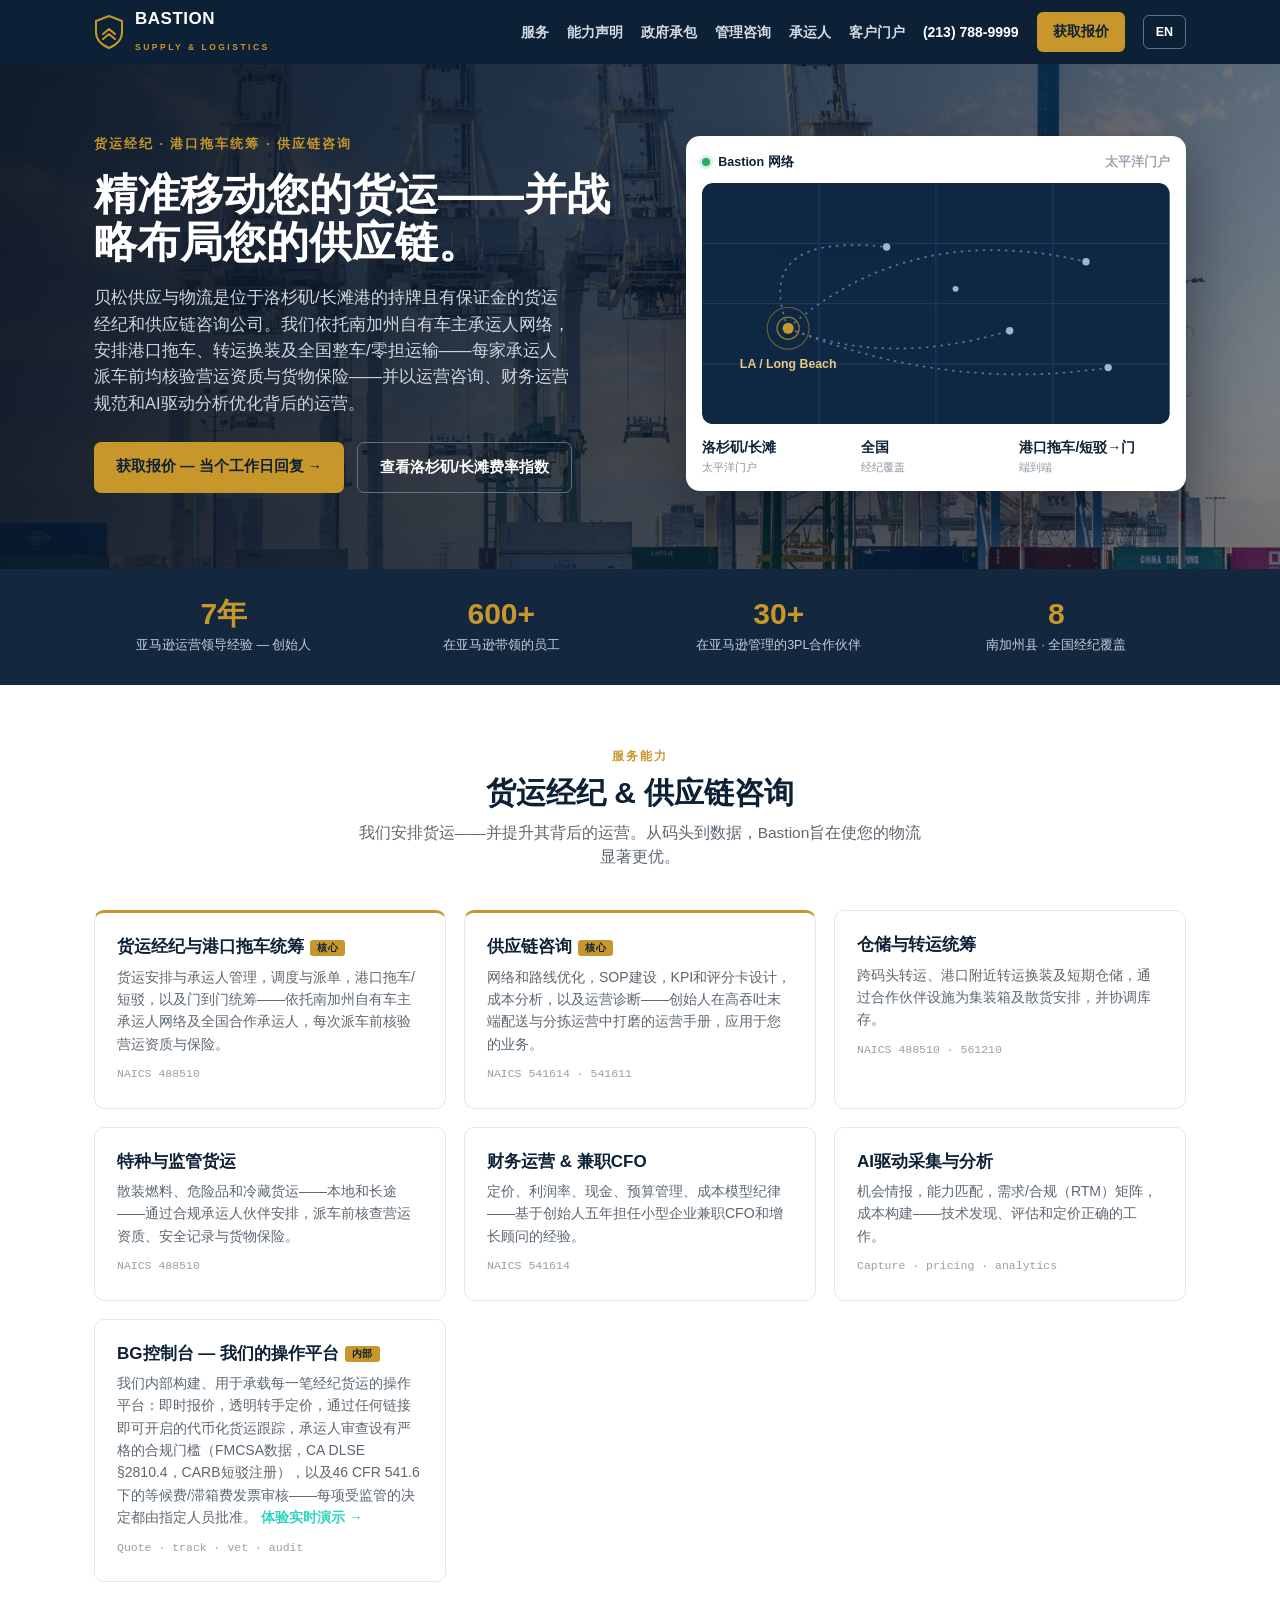
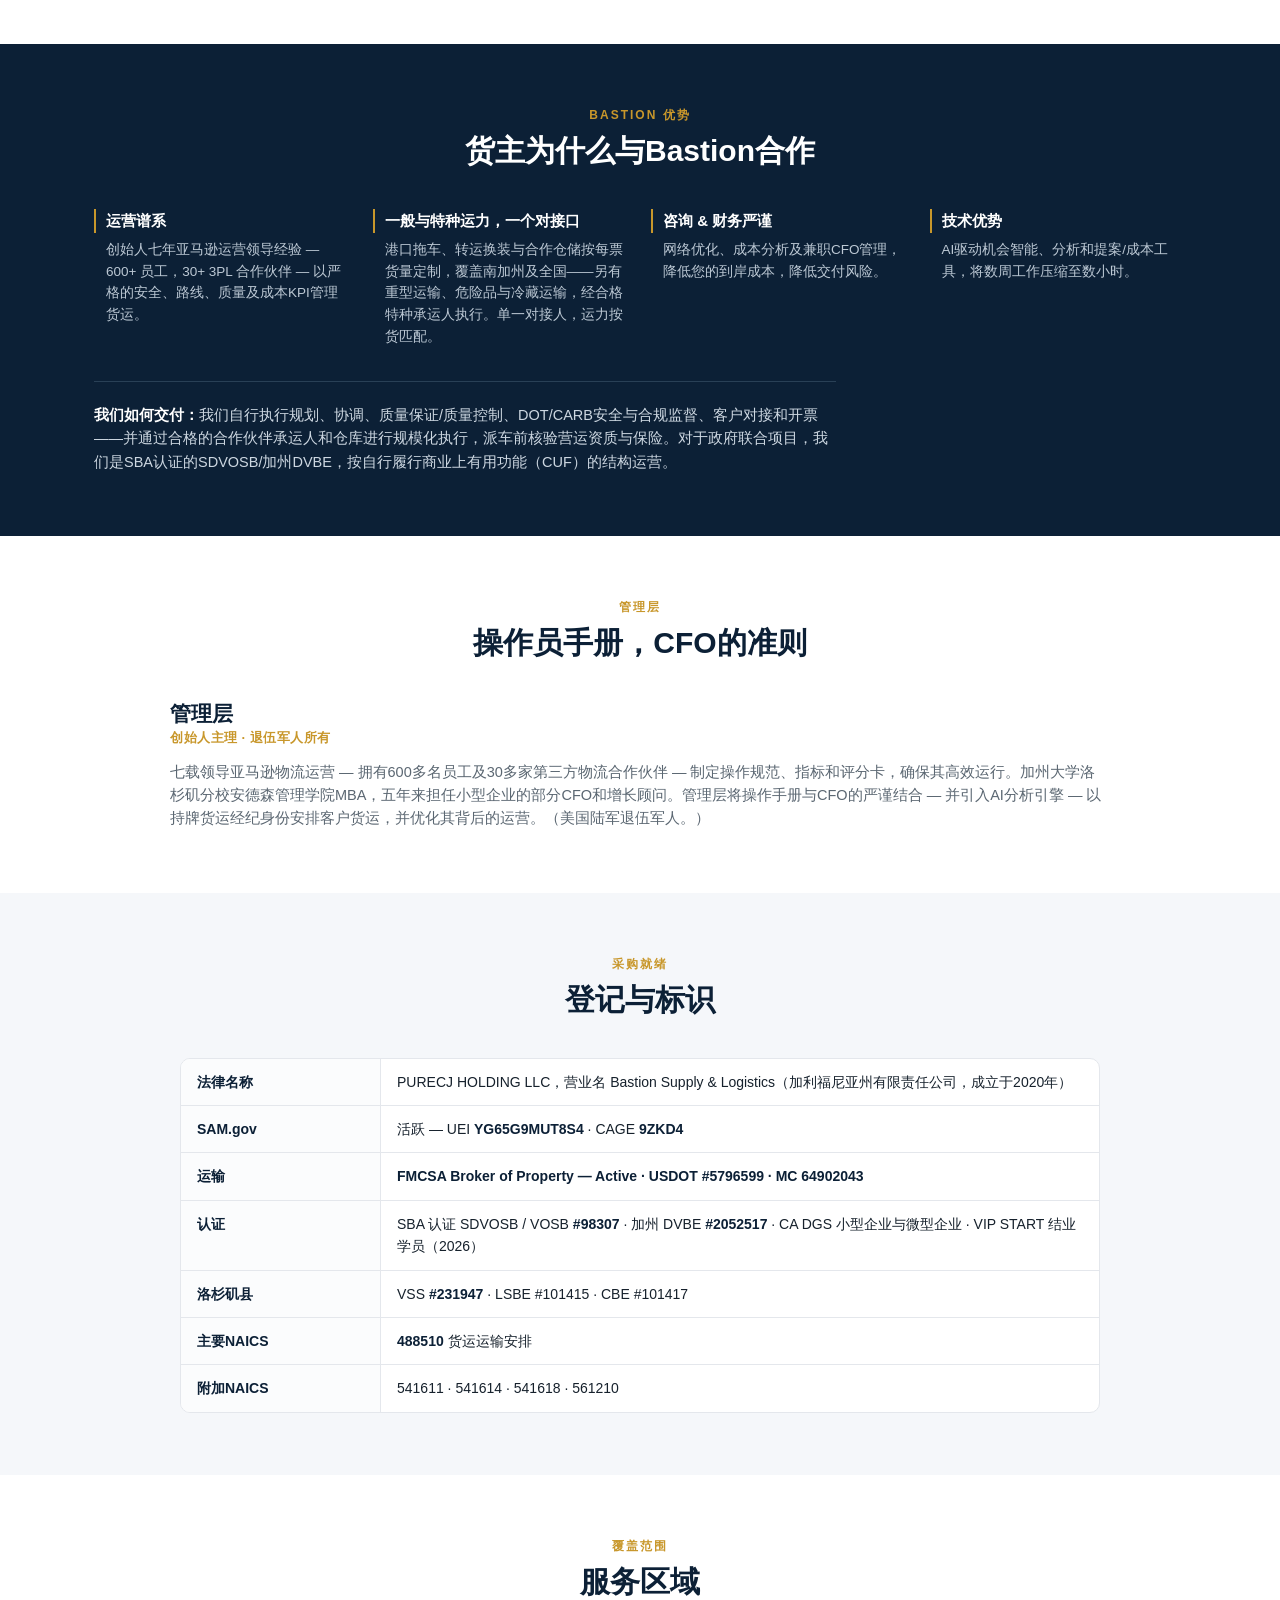
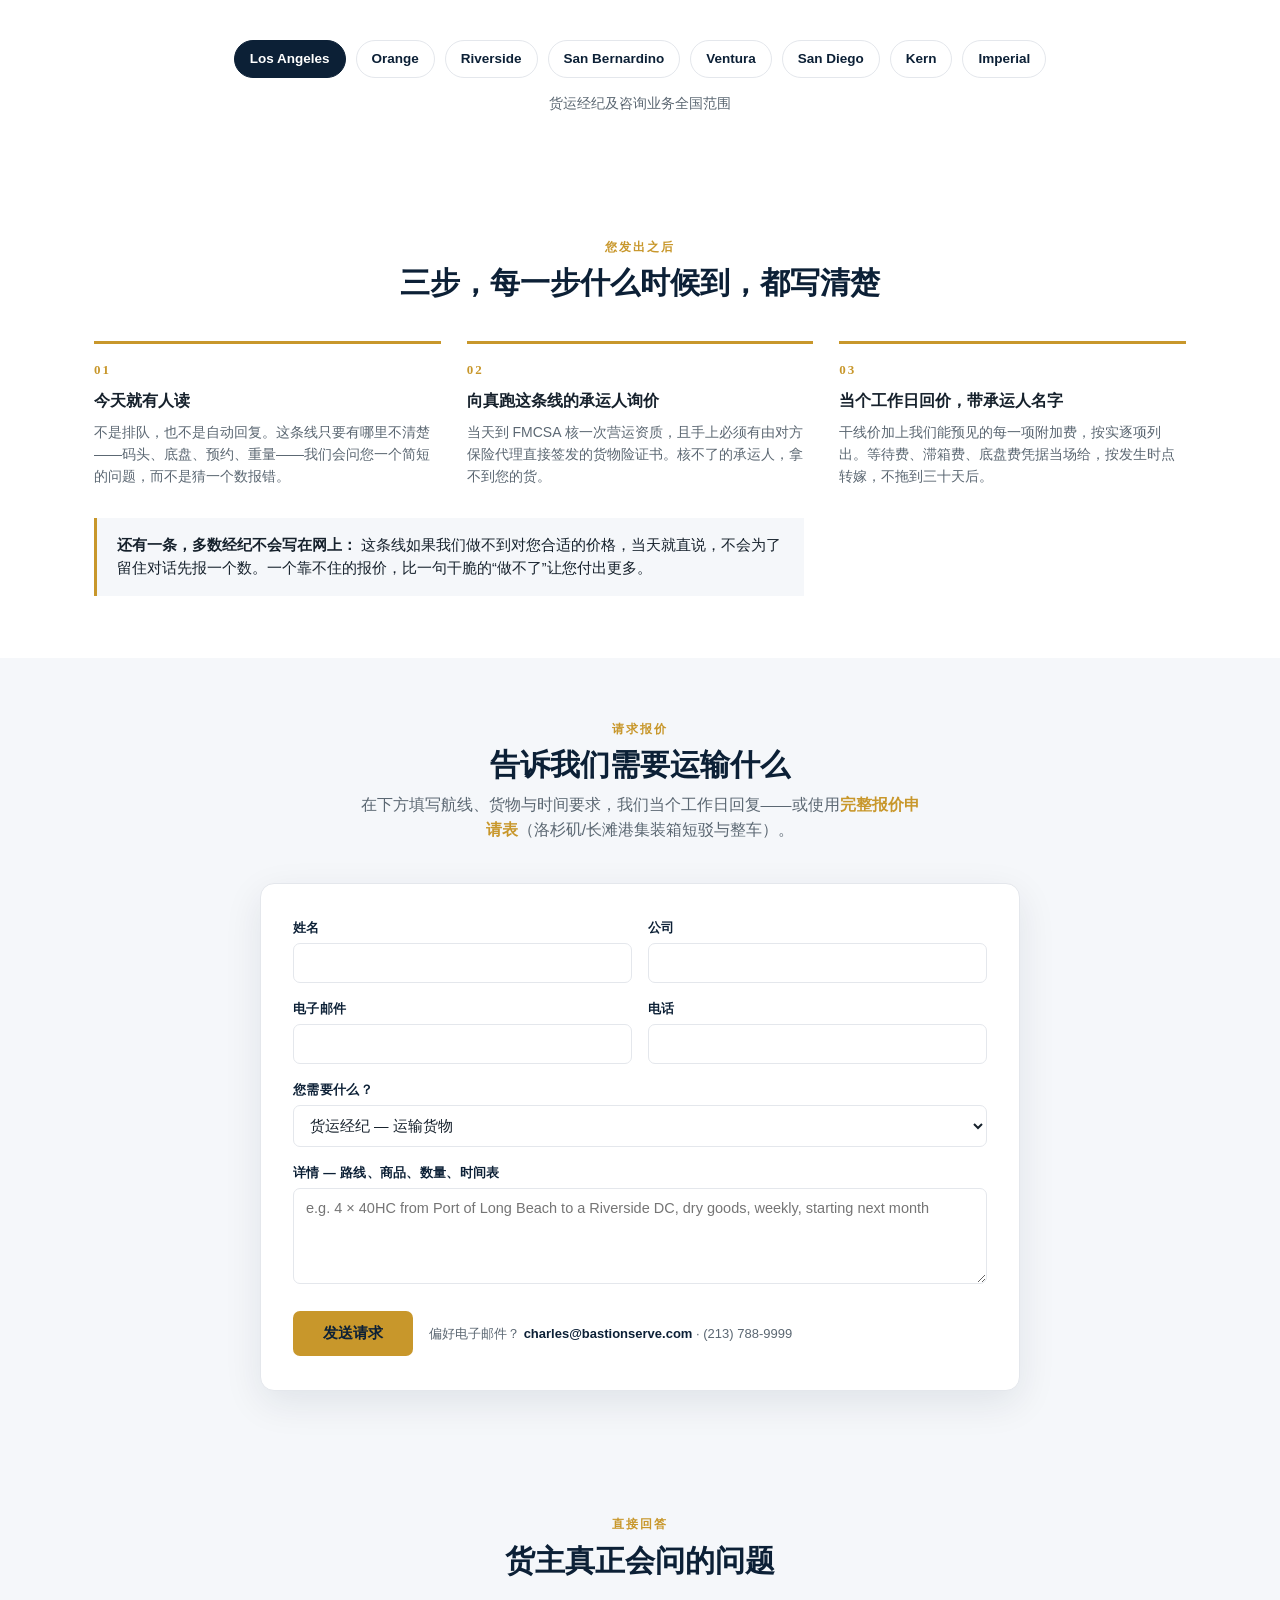
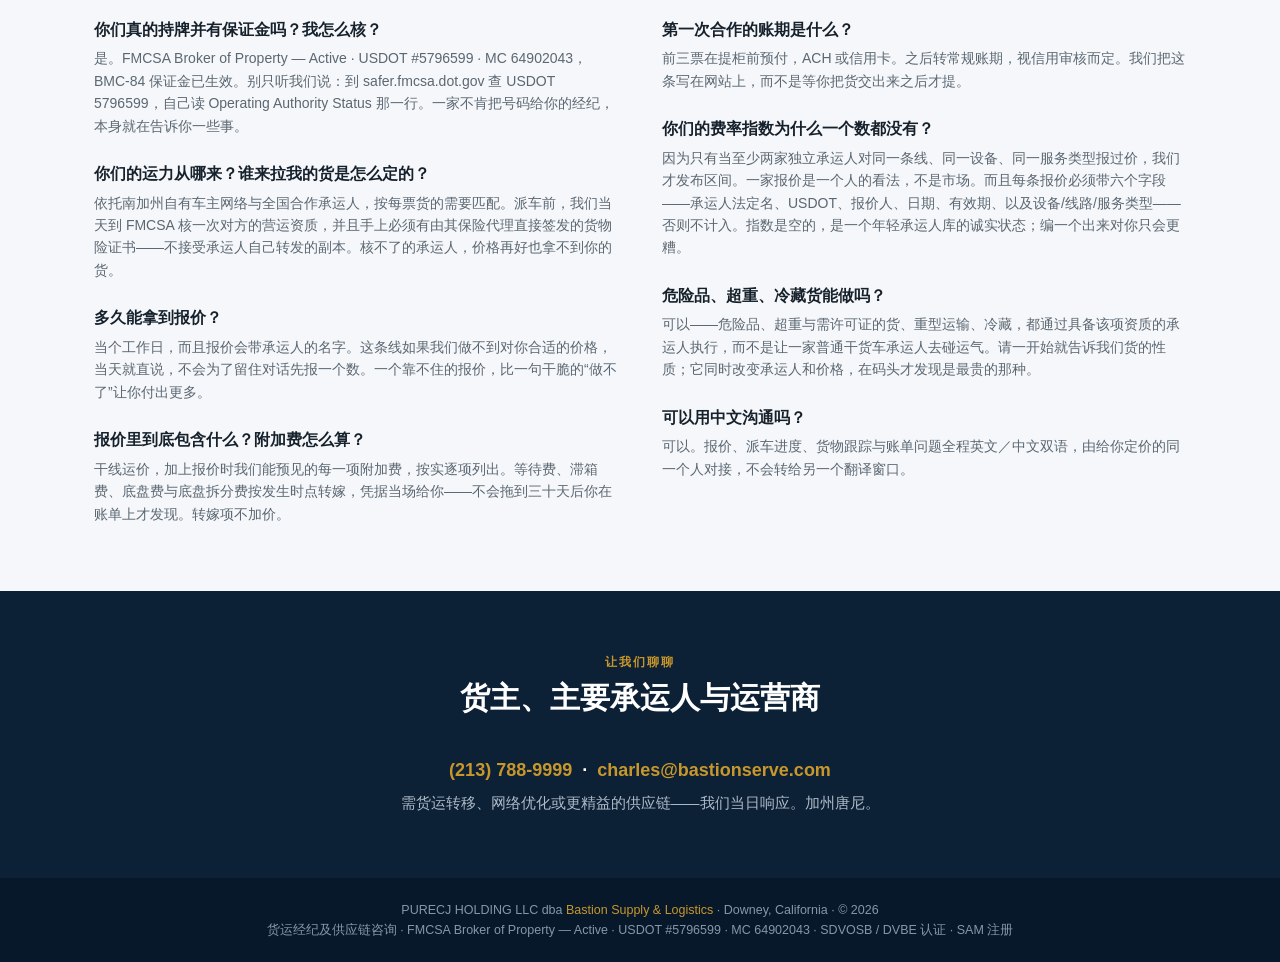
<file: zh/index.html>
<!DOCTYPE html>
<html lang="zh-CN">
<head>
<meta charset="UTF-8">
<meta name="viewport" content="width=device-width, initial-scale=1">
<title>贝松供应与物流 — 洛杉矶/长滩港 持牌货运经纪与供应链咨询 | 集装箱短驳 · 转运换装 · 全国整车零担</title>
<meta name="description" content="贝松供应与物流(Bastion Supply & Logistics)是位于洛杉矶／长滩港的持牌且有保证金的货运经纪与供应链咨询公司(FMCSA Broker of Property — Active · USDOT #5796599 · MC 64902043)。中英双语服务:港口集装箱短驳、转运换装、全国整车/零担,派车前核验承运人营运资质与货物险。当个工作日回价。">
<meta property="og:title" content="贝松供应与物流 — 洛杉矶/长滩港 持牌货运经纪与供应链咨询 | 集装箱短驳 · 转运换装 · 全国整车零担">
<meta property="og:description" content="贝松供应与物流(Bastion Supply & Logistics)是位于洛杉矶／长滩港的持牌且有保证金的货运经纪与供应链咨询公司(FMCSA Broker of Property — Active · USDOT #5796599 · MC 64902043)。中英双语服务:港口集装箱短驳、转运换装、全国整车/零担,派车前核验承运人营运资质与货物险。当个工作日回价。">
<meta property="og:type" content="website">
<link rel="icon" href="data:image/svg+xml,%3Csvg xmlns='http://www.w3.org/2000/svg' viewBox='0 0 24 24'%3E%3Cpath fill='%23c9972b' d='M12 2l8 3v6c0 5-3.4 8.6-8 11-4.6-2.4-8-6-8-11V5l8-3z'/%3E%3C/svg%3E">
<script type="application/ld+json">
{"@context":"https://schema.org","@graph":[{"@type":["ProfessionalService","Organization"],"@id":"https://bastionserve.com/#org","name":"Bastion Supply & Logistics","legalName":"PURECJ HOLDING LLC","alternateName":"Bastion Supply and Logistics","url":"https://bastionserve.com","telephone":"+1-213-788-9999","email":"charles@bastionserve.com","foundingDate":"2020","description":"Licensed and bonded FMCSA property broker (FMCSA Broker of Property — Active · USDOT #5796599 · MC 64902043) and supply-chain consultancy at the Ports of Los Angeles and Long Beach. Arranges container drayage, transload, and nationwide FTL/LTL through carrier partners.","knowsLanguage":["en","zh"],"address":{"@type":"PostalAddress","streetAddress":"8036 Privet Ln","addressLocality":"Downey","addressRegion":"CA","postalCode":"90241","addressCountry":"US"},"identifier":[{"@type":"PropertyValue","name":"USDOT","value":"5796599"},{"@type":"PropertyValue","name":"FMCSA MC Docket","value":"MC 64902043"},{"@type":"PropertyValue","name":"SCAC","value":"BATC"},{"@type":"PropertyValue","name":"UEI","value":"YG65G9MUT8S4"},{"@type":"PropertyValue","name":"CAGE","value":"9ZKD4"},{"@type":"PropertyValue","name":"SBA SDVOSB/VOSB Certification","value":"98307"},{"@type":"PropertyValue","name":"California DVBE Certification","value":"2052517"}],"naics":"488510","contactPoint":[{"@type":"ContactPoint","contactType":"sales","telephone":"+1-213-788-9999","email":"charles@bastionserve.com","availableLanguage":["English","Chinese"],"areaServed":"US"}],"areaServed":[{"@type":"AdministrativeArea","name":"Southern California"},{"@type":"Country","name":"United States"}],"hasOfferCatalog":{"@type":"OfferCatalog","name":"Freight and supply-chain services","itemListElement":[{"@type":"Offer","itemOffered":{"@type":"Service","name":"Port container drayage","description":"POLA/POLB container pulls to inland Southern California — Ontario, Fontana, Chino corridor. Live unload and drop-and-pick.","serviceType":"Drayage"}},{"@type":"Offer","itemOffered":{"@type":"Service","name":"Transload and cross-dock","description":"Port-adjacent transload, container to trailer or palletized outbound, through partner facilities.","serviceType":"Transload"}},{"@type":"Offer","itemOffered":{"@type":"Service","name":"Nationwide FTL and LTL","description":"Door-to-door full and less-than-truckload coordination through partner carriers.","serviceType":"Truckload brokerage"}},{"@type":"Offer","itemOffered":{"@type":"Service","name":"Specialty and regulated freight","description":"Heavy haul and overweight permit loads, hazmat, and refrigerated freight through carriers qualified for that specific work.","serviceType":"Specialized freight"}},{"@type":"Offer","itemOffered":{"@type":"Service","name":"Supply-chain and operations consulting","description":"Network and route optimization, SOP build-out, KPI and scorecard design, cost-to-serve analysis, fractional-CFO cost and margin discipline.","serviceType":"Management consulting"}}]},"potentialAction":{"@type":"Action","name":"Request a freight rate","target":"https://bastionserve.com/quote.html"}},{"@type":"WebSite","@id":"https://bastionserve.com/#site","url":"https://bastionserve.com","name":"Bastion Supply & Logistics","publisher":{"@id":"https://bastionserve.com/#org"},"inLanguage":["en","zh"]}]}
</script>
<style>
:root{--navy:#0C2036;--navy2:#13283F;--gold:#C8972B;--ink:#16212c;--muted:#5b6772;--line:#e4e7ec;--soft:#f5f7fa;--white:#fff;}
*{margin:0;padding:0;box-sizing:border-box}
html{scroll-behavior:smooth}
body{font-family:-apple-system,BlinkMacSystemFont,"Segoe UI",Roboto,Helvetica,Arial,sans-serif;color:var(--ink);line-height:1.6;background:var(--white);font-size:16px}
a{color:inherit;text-decoration:none}
.wrap{max-width:1140px;margin:0 auto;padding:0 24px}
.gold{color:var(--gold)}
h1,h2,h3{line-height:1.2;color:var(--navy)}
/* top bar */
.topbar{background:var(--navy);color:#fff;position:sticky;top:0;z-index:30}
.topbar .wrap{display:flex;align-items:center;justify-content:space-between;height:64px}
.brand{display:flex;align-items:center;gap:11px;font-weight:800;letter-spacing:.5px}
.brand svg{flex:none}
.brand .bn{font-size:17px;color:#fff;line-height:1}
.brand .bs{font-size:8.5px;letter-spacing:2.5px;color:var(--gold);font-weight:700}
.nav{display:flex;align-items:center;gap:18px;font-size:14px}
.nav a.lnk{color:#d3dce6;font-weight:600;white-space:nowrap}
.nav a.lnk:hover{color:#fff}
.nav .phone{color:#fff;font-weight:700;white-space:nowrap}
.nav .quote{background:var(--gold);color:var(--navy);font-weight:800;padding:9px 16px;border-radius:6px;font-size:13.5px;white-space:nowrap}
.nav .quote:hover{background:#d9a838}
.nav .lang-toggle{background:transparent;border:1.5px solid #5b7190;color:#fff;font-weight:700;padding:6px 12px;border-radius:6px;font-size:12.5px;cursor:pointer;font-family:inherit}
.nav .lang-toggle:hover{border-color:var(--gold);color:var(--gold)}
@media(max-width:1040px){.nav a.lnk,.nav .phone{display:none}}
/* hero */
.hero{position:relative;color:#eef2f6;overflow:hidden}
.hero .bg{position:absolute;inset:0;background:url('/port-hero.jpg') center/cover;}
.hero .ov{position:absolute;inset:0;background:linear-gradient(100deg,rgba(8,20,36,.94) 0%,rgba(10,28,50,.82) 42%,rgba(10,28,50,.5) 100%)}
.hero .wrap{position:relative;display:grid;grid-template-columns:1.05fr .95fr;gap:40px;align-items:center;padding:70px 24px 76px}
.hero .eyebrow{color:var(--gold);font-weight:700;letter-spacing:2px;font-size:12.5px;text-transform:uppercase;margin-bottom:16px}
.hero h1{color:#fff;font-size:43px;line-height:1.12;margin-bottom:18px}
.hero p.lead{font-size:16.5px;color:#cdd7e2;max-width:52ch;margin-bottom:26px}
.cta{display:flex;gap:13px;flex-wrap:wrap}
.btn{display:inline-block;padding:13px 22px;border-radius:7px;font-weight:700;font-size:14.5px;transition:.15s}
.btn-gold{background:var(--gold);color:var(--navy)}
.btn-gold:hover{background:#d9a838}
.btn-ghost{border:1.5px solid #5b7190;color:#fff}
.btn-ghost:hover{border-color:var(--gold);color:var(--gold)}
/* hero data card */
.hcard{background:#fff;border-radius:14px;box-shadow:0 24px 60px rgba(4,12,24,.45);padding:16px;color:var(--ink)}
.hc-head{display:flex;align-items:center;gap:8px;font-size:12.5px;font-weight:700;color:var(--navy);margin-bottom:11px}
.hc-head .dot{width:8px;height:8px;border-radius:50%;background:#27ae60;box-shadow:0 0 0 3px rgba(39,174,96,.18)}
.hc-head .mut{color:#9aa6b2;font-weight:600;margin-left:auto}
.hc-map{width:100%;display:block;border-radius:9px}
.hc-kpis{display:grid;grid-template-columns:repeat(3,1fr);gap:8px;margin-top:12px}
.hc-kpis div .v{font-size:14px;font-weight:800;color:var(--navy)}
.hc-kpis div .k{font-size:10.5px;color:#8a96a2}
@media(max-width:860px){.hero .wrap{grid-template-columns:1fr;gap:30px}.hero h1{font-size:33px}.hcard{max-width:460px}}
/* stats */
.stats{background:var(--navy2);color:#fff}
.stats .wrap{display:grid;grid-template-columns:repeat(4,1fr);gap:18px;padding:30px 24px}
.stats .s{text-align:center}
.stats .s .v{font-size:30px;font-weight:800;color:var(--gold);line-height:1}
.stats .s .k{font-size:12.5px;color:#c2ccd7;margin-top:6px}
@media(max-width:680px){.stats .wrap{grid-template-columns:1fr 1fr;gap:22px}}
/* section */
section.blk{padding:62px 0}
.sec-head{text-align:center;max-width:64ch;margin:0 auto 40px}
.sec-head .k{color:var(--gold);font-weight:700;letter-spacing:2px;font-size:12px;text-transform:uppercase}
.sec-head h2{font-size:30px;margin:8px 0 10px}
.sec-head p{color:var(--muted);font-size:15.5px}
.grid{display:grid;grid-template-columns:repeat(3,1fr);gap:18px}
@media(max-width:880px){.grid{grid-template-columns:repeat(2,1fr)}}
@media(max-width:560px){.grid{grid-template-columns:1fr}}
.card{border:1px solid var(--line);border-radius:10px;padding:24px 22px;background:#fff;transition:.15s}
.card:hover{border-color:var(--gold);box-shadow:0 6px 22px rgba(12,32,54,.07);transform:translateY(-2px)}
.card.primary{border-top:3px solid var(--gold)}
.card h3{font-size:17px;margin-bottom:8px}
.card .pri{display:inline-block;font-size:10px;font-weight:800;letter-spacing:.5px;color:var(--navy);background:var(--gold);padding:2px 7px;border-radius:3px;margin-left:6px;vertical-align:middle}
.card p{font-size:14px;color:var(--muted);margin-bottom:10px}
.card .naics{font-size:11.5px;color:#94a0ac;font-family:"SFMono-Regular",Menlo,monospace}
/* why */
.howstep{background:#fff}
.howstep .steps{display:grid;grid-template-columns:repeat(3,1fr);gap:26px;margin-top:26px}
.howstep .step{border-top:3px solid var(--gold);padding-top:16px}
.howstep .step .n{font-family:Georgia,serif;font-size:13px;font-weight:700;color:var(--gold);letter-spacing:2px;margin-bottom:7px}
.howstep .step .t{font-weight:800;font-size:16px;margin-bottom:7px;color:var(--ink)}
.howstep .step p{font-size:14px;color:var(--muted)}
.howstep .promise{margin-top:30px;background:var(--soft);border-left:3px solid var(--gold);padding:16px 20px;font-size:14.5px;max-width:88ch}
.howstep .promise b{color:var(--ink)}
@media(max-width:860px){.howstep .steps{grid-template-columns:1fr;gap:20px}}
.faq{background:var(--soft)}
.faq .faq-grid{columns:2;column-gap:44px;margin-top:28px}
.faq .faq-item{break-inside:avoid;-webkit-column-break-inside:avoid;page-break-inside:avoid;margin-bottom:26px}
.faq .faq-item .q{font-weight:800;font-size:15.5px;color:var(--ink);margin-bottom:7px;line-height:1.4}
.faq .faq-item p{font-size:14px;color:var(--muted)}
@media(max-width:860px){.faq .faq-grid{columns:1}}
.why{background:var(--navy)}
.why h2{color:#fff}
.why .grid4{display:grid;grid-template-columns:repeat(4,1fr);gap:22px}
@media(max-width:860px){.why .grid4{grid-template-columns:repeat(2,1fr)}}
@media(max-width:480px){.why .grid4{grid-template-columns:1fr}}
.why .col .t{font-weight:800;color:#fff;font-size:15px;border-left:2.5px solid var(--gold);padding-left:10px;margin-bottom:6px}
.why .col p{font-size:13.5px;color:#bcc8d4;padding-left:12px}
.why .deliver{margin-top:34px;font-size:14.5px;color:#cdd7e1;border-top:1px solid #294056;padding-top:22px;max-width:92ch}
.why .deliver b{color:#fff}
/* leadership */
.lead-wrap{display:flex;gap:38px;align-items:center;max-width:940px;margin:0 auto}
.lead-wrap .ph{flex:none;width:172px;height:172px;border-radius:50%;object-fit:cover;border:4px solid var(--gold);box-shadow:0 10px 30px rgba(12,32,54,.16)}
.lead-wrap h3{font-size:21px}
.lead-wrap .role{color:var(--gold);font-weight:700;font-size:13px;letter-spacing:.5px;margin:2px 0 12px}
.lead-wrap p{font-size:14.5px;color:var(--muted)}
@media(max-width:620px){.lead-wrap{flex-direction:column;text-align:center}}
/* registrations */
.reg{background:var(--soft)}
.regtable{border:1px solid var(--line);border-radius:10px;overflow:hidden;background:#fff;max-width:920px;margin:0 auto}
.regtable .row{display:flex;border-bottom:1px solid var(--line);font-size:14px}
.regtable .row:last-child{border-bottom:none}
.regtable .k{flex:0 0 200px;background:#fbfcfd;padding:12px 16px;font-weight:700;color:var(--navy);border-right:1px solid var(--line)}
.regtable .v{padding:12px 16px;color:var(--ink)}
.regtable .v b{color:var(--navy)}
@media(max-width:560px){.regtable .row{flex-direction:column}.regtable .k{flex:none;border-right:none;border-bottom:1px solid var(--line)}}
/* area */
.area{display:flex;flex-wrap:wrap;gap:10px;justify-content:center;margin-top:8px}
.area span{background:#fff;border:1px solid var(--line);border-radius:20px;padding:7px 15px;font-size:13.5px;font-weight:600;color:var(--navy)}
.area span.primary{background:var(--navy);color:#fff;border-color:var(--navy)}
/* quote form */
.quote-sec{background:var(--soft)}
.qwrap{max-width:760px;margin:0 auto;background:#fff;border:1px solid var(--line);border-radius:14px;box-shadow:0 12px 38px rgba(12,32,54,.09);padding:34px 32px}
.qok{display:none;background:#e8f6ee;border:1px solid #b7e0c6;color:#1d6b3a;border-radius:8px;padding:14px 16px;font-size:14.5px;font-weight:600;margin-bottom:22px}
.qform{display:grid;grid-template-columns:1fr 1fr;gap:16px}
.qform .full{grid-column:1 / -1}
.qform label{display:block;font-size:12.5px;font-weight:700;color:var(--navy);margin-bottom:5px;letter-spacing:.3px}
.qform input,.qform select,.qform textarea{width:100%;border:1px solid var(--line);border-radius:7px;padding:11px 12px;font-size:14.5px;font-family:inherit;color:var(--ink);background:#fff;transition:.15s}
.qform input:focus,.qform select:focus,.qform textarea:focus{outline:none;border-color:var(--gold);box-shadow:0 0 0 3px rgba(200,151,43,.16)}
.qform textarea{resize:vertical;min-height:96px}
.qform .sub{grid-column:1 / -1;display:flex;align-items:center;gap:16px;flex-wrap:wrap;margin-top:4px}
.qform button{background:var(--gold);color:var(--navy);font-weight:800;font-size:15px;border:none;border-radius:7px;padding:13px 30px;cursor:pointer;transition:.15s}
.qform button:hover{background:#d9a838}
.qform .hint{font-size:13px;color:var(--muted)}
.qform .hint a{color:var(--navy);font-weight:700}
.qhoney{position:absolute;left:-9999px;width:1px;height:1px;opacity:0}
@media(max-width:560px){.qform{grid-template-columns:1fr}.qwrap{padding:26px 20px}}
/* contact */
.contact{background:var(--navy);color:#dfe6ed;text-align:center}
.contact h2{color:#fff}
.contact .lines{font-size:18px;margin:18px 0 8px;font-weight:700;color:#fff}
.contact .lines a{color:var(--gold)}
.contact .sub{color:#aebbc8;font-size:14.5px;max-width:60ch;margin:0 auto}
footer.foot{background:#08182b;color:#8597a8;font-size:12.5px;text-align:center;padding:22px 0}
footer.foot .gold{color:var(--gold)}
</style>
<script type="application/ld+json">
{"@context":"https://schema.org","@type":"FAQPage","@id":"https://bastionserve.com/zh/#faq","inLanguage":"zh-CN","mainEntity":[{"@type":"Question","name":"你们真的持牌并有保证金吗？我怎么核？","acceptedAnswer":{"@type":"Answer","text":"是。FMCSA Broker of Property — Active · USDOT #5796599 · MC 64902043，BMC-84 保证金已生效。别只听我们说：到 safer.fmcsa.dot.gov 查 USDOT 5796599，自己读 Operating Authority Status 那一行。一家不肯把号码给你的经纪，本身就在告诉你一些事。"}},{"@type":"Question","name":"你们的运力从哪来？谁来拉我的货是怎么定的？","acceptedAnswer":{"@type":"Answer","text":"依托南加州自有车主网络与全国合作承运人，按每票货的需要匹配。派车前，我们当天到 FMCSA 核一次对方的营运资质，并且手上必须有由其保险代理直接签发的货物险证书——不接受承运人自己转发的副本。核不了的承运人，价格再好也拿不到你的货。"}},{"@type":"Question","name":"多久能拿到报价？","acceptedAnswer":{"@type":"Answer","text":"当个工作日，而且报价会带承运人的名字。这条线如果我们做不到对你合适的价格，当天就直说，不会为了留住对话先报一个数。一个靠不住的报价，比一句干脆的“做不了”让你付出更多。"}},{"@type":"Question","name":"报价里到底包含什么？附加费怎么算？","acceptedAnswer":{"@type":"Answer","text":"干线运价，加上报价时我们能预见的每一项附加费，按实逐项列出。等待费、滞箱费、底盘费与底盘拆分费按发生时点转嫁，凭据当场给你——不会拖到三十天后你在账单上才发现。转嫁项不加价。"}},{"@type":"Question","name":"第一次合作的账期是什么？","acceptedAnswer":{"@type":"Answer","text":"前三票在提柜前预付，ACH 或信用卡。之后转常规账期，视信用审核而定。我们把这条写在网站上，而不是等你把货交出来之后才提。"}},{"@type":"Question","name":"你们的费率指数为什么一个数都没有？","acceptedAnswer":{"@type":"Answer","text":"因为只有当至少两家独立承运人对同一条线、同一设备、同一服务类型报过价，我们才发布区间。一家报价是一个人的看法，不是市场。而且每条报价必须带六个字段——承运人法定名、USDOT、报价人、日期、有效期、以及设备/线路/服务类型——否则不计入。指数是空的，是一个年轻承运人库的诚实状态；编一个出来对你只会更糟。"}},{"@type":"Question","name":"危险品、超重、冷藏货能做吗？","acceptedAnswer":{"@type":"Answer","text":"可以——危险品、超重与需许可证的货、重型运输、冷藏，都通过具备该项资质的承运人执行，而不是让一家普通干货车承运人去碰运气。请一开始就告诉我们货的性质；它同时改变承运人和价格，在码头才发现是最贵的那种。"}},{"@type":"Question","name":"可以用中文沟通吗？","acceptedAnswer":{"@type":"Answer","text":"可以。报价、派车进度、货物跟踪与账单问题全程英文／中文双语，由给你定价的同一个人对接，不会转给另一个翻译窗口。"}}]}
</script>
<link rel="alternate" type="application/json" href="/data/coverage.json" title="Machine-readable service coverage">
<link rel="alternate" hreflang="en" href="https://bastionserve.com/">
<link rel="alternate" hreflang="zh-Hans" href="https://bastionserve.com/zh/">
<link rel="alternate" hreflang="x-default" href="https://bastionserve.com/">
<link rel="canonical" href="https://bastionserve.com/zh/">
</head>
<body>
<div class="topbar"><div class="wrap">
  <a class="brand" href="#top">
    <svg width="30" height="34" viewBox="0 0 30 34" fill="none" xmlns="http://www.w3.org/2000/svg"><path d="M15 1 28 6v11c0 8-6 13-13 16C8 30 2 25 2 17V6L15 1Z" stroke="#C8972B" stroke-width="2" fill="#0C2036"/><path d="M9 19l6-5 6 5M9 24l6-5 6 5" stroke="#C8972B" stroke-width="2" fill="none" stroke-linecap="round" stroke-linejoin="round"/></svg>
    <span><span class="bn">BASTION</span><br><span class="bs">SUPPLY &amp; LOGISTICS</span></span>
  </a>
  <div class="nav">
    <a class="lnk" href="#services">服务</a>
    <a class="lnk" href="/capability-statement.html">能力声明</a>
    <a class="lnk" href="/government.html">政府承包</a>
    <a class="lnk" href="/consulting.html">管理咨询</a>
    <a class="lnk" href="/carriers.html">承运人</a>
    <a class="lnk" href="https://app.bastionserve.com">客户门户</a>
    <a class="phone" href="tel:+12137889999">(213) 788-9999</a>
    <a class="quote" href="/quote.html">获取报价</a>
    <a class="lang-toggle" href="/" hreflang="en" style="text-decoration:none;display:inline-block">EN</a>
  </div>
</div></div>

<header class="hero" id="top">
  <div class="bg"></div><div class="ov"></div>
  <div class="wrap">
    <div>
      <div class="eyebrow">货运经纪 · 港口拖车统筹 · 供应链咨询</div>
      <h1>精准移动您的货运——并战略布局您的供应链。</h1>
      <p class="lead">贝松供应与物流是位于洛杉矶/长滩港的持牌且有保证金的货运经纪和供应链咨询公司。我们依托南加州自有车主承运人网络，安排港口拖车、转运换装及全国整车/零担运输——每家承运人派车前均核验营运资质与货物保险——并以运营咨询、财务运营规范和AI驱动分析优化背后的运营。</p>
      <div class="cta">
        <a class="btn btn-gold" href="/quote.html">获取报价 — 当个工作日回复 &rarr;</a>
        <a class="btn btn-ghost" href="/rates.html">查看洛杉矶/长滩费率指数</a>
      </div>
    </div>
    <div class="hcard">
      <div class="hc-head"><span class="dot"></span> <span>Bastion 网络</span> <span class="mut">太平洋门户</span></div>
      <svg viewBox="0 0 380 196" class="hc-map" xmlns="http://www.w3.org/2000/svg">
        <rect width="380" height="196" rx="9" fill="#0e2742"/>
        <g stroke="#1d3a5c" stroke-width="1">
          <line x1="0" y1="49" x2="380" y2="49"/><line x1="0" y1="98" x2="380" y2="98"/><line x1="0" y1="147" x2="380" y2="147"/>
          <line x1="95" y1="0" x2="95" y2="196"/><line x1="190" y1="0" x2="190" y2="196"/><line x1="285" y1="0" x2="285" y2="196"/>
        </g>
        <g fill="none" stroke="#5e7da3" stroke-width="1.4" stroke-dasharray="2 4" opacity=".9">
          <path d="M70,118 Q40,40 150,52"/>
          <path d="M70,118 Q150,150 250,120"/>
          <path d="M70,118 Q170,30 312,64"/>
          <path d="M70,118 Q200,170 330,150"/>
        </g>
        <g fill="#9fb6d0">
          <circle cx="150" cy="52" r="3"/><circle cx="250" cy="120" r="3"/><circle cx="312" cy="64" r="3"/><circle cx="330" cy="150" r="3"/><circle cx="206" cy="86" r="2.4"/>
        </g>
        <circle cx="70" cy="118" r="17" fill="none" stroke="#C8972B" opacity=".45"/>
        <circle cx="70" cy="118" r="9" fill="none" stroke="#C8972B" opacity=".75"/>
        <circle cx="70" cy="118" r="4.5" fill="#C8972B"/>
        <text x="70" y="150" text-anchor="middle" fill="#e7c987" font-size="10" font-family="Arial" font-weight="700">LA / Long Beach</text>
      </svg>
      <div class="hc-kpis">
        <div><div class="v">洛杉矶/长滩</div><div class="k">太平洋门户</div></div>
        <div><div class="v">全国</div><div class="k">经纪覆盖</div></div>
        <div><div class="v">港口拖车/短驳→门</div><div class="k">端到端</div></div>
      </div>
    </div>
  </div>
</header>

<div class="stats"><div class="wrap">
  <div class="s"><div class="v">7年</div><div class="k">亚马逊运营领导经验 — 创始人</div></div>
  <div class="s"><div class="v">600+</div><div class="k">在亚马逊带领的员工</div></div>
  <div class="s"><div class="v">30+</div><div class="k">在亚马逊管理的3PL合作伙伴</div></div>
  <div class="s"><div class="v">8</div><div class="k">南加州县 · 全国经纪覆盖</div></div>
</div></div>

<section class="blk" id="services"><div class="wrap">
  <div class="sec-head"><div class="k">服务能力</div><h2>货运经纪 & 供应链咨询</h2>
    <p>我们安排货运——并提升其背后的运营。从码头到数据，Bastion旨在使您的物流显著更优。</p></div>
  <div class="grid">
    <div class="card primary"><h3>货运经纪与港口拖车统筹<span class="pri">核心</span></h3><p>货运安排与承运人管理，调度与派单，港口拖车/短驳，以及门到门统筹——依托南加州自有车主承运人网络及全国合作承运人，每次派车前核验营运资质与保险。</p><div class="naics">NAICS 488510</div></div>
    <div class="card primary"><h3>供应链咨询<span class="pri">核心</span></h3><p>网络和路线优化，SOP建设，KPI和评分卡设计，成本分析，以及运营诊断——创始人在高吞吐末端配送与分拣运营中打磨的运营手册，应用于您的业务。</p><div class="naics">NAICS 541614 · 541611</div></div>
    <div class="card"><h3>仓储与转运统筹</h3><p>跨码头转运、港口附近转运换装及短期仓储，通过合作伙伴设施为集装箱及散货安排，并协调库存。</p><div class="naics">NAICS 488510 · 561210</div></div>
    <div class="card"><h3>特种与监管货运</h3><p>散装燃料、危险品和冷藏货运——本地和长途——通过合规承运人伙伴安排，派车前核查营运资质、安全记录与货物保险。</p><div class="naics">NAICS 488510</div></div>
    <div class="card"><h3>财务运营 & 兼职CFO</h3><p>定价、利润率、现金、预算管理、成本模型纪律——基于创始人五年担任小型企业兼职CFO和增长顾问的经验。</p><div class="naics">NAICS 541614</div></div>
    <div class="card"><h3>AI驱动采集与分析</h3><p>机会情报，能力匹配，需求/合规（RTM）矩阵，成本构建——技术发现、评估和定价正确的工作。</p><div class="naics">Capture · pricing · analytics</div></div>
    <div class="card"><h3>BG控制台 — 我们的操作平台<span class="pri">内部</span></h3><p>我们内部构建、用于承载每一笔经纪货运的操作平台：即时报价，透明转手定价，通过任何链接即可开启的代币化货运跟踪，承运人审查设有严格的合规门槛（FMCSA数据，CA DLSE §2810.4，CARB短驳注册），以及46 CFR 541.6下的等候费/滞箱费发票审核——每项受监管的决定都由指定人员批准。 <a href="https://app.bastionserve.com" style="color:var(--accent,#2DD4BF);font-weight:600">体验实时演示 &rarr;</a></p><div class="naics">Quote · track · vet · audit</div></div>
  </div>
</div></section>

<section class="blk why"><div class="wrap">
  <div class="sec-head"><div class="k" style="color:var(--gold)">Bastion 优势</div><h2>货主为什么与Bastion合作</h2></div>
  <div class="grid4">
    <div class="col"><div class="t">运营谱系</div><p>创始人七年亚马逊运营领导经验 — 600+ 员工，30+ 3PL 合作伙伴 — 以严格的安全、路线、质量及成本KPI管理货运。</p></div>
    <div class="col"><div class="t">一般与特种运力，一个对接口</div><p>港口拖车、转运换装与合作仓储按每票货量定制，覆盖南加州及全国——另有重型运输、危险品与冷藏运输，经合格特种承运人执行。单一对接人，运力按货匹配。</p></div>
    <div class="col"><div class="t">咨询 & 财务严谨</div><p>网络优化、成本分析及兼职CFO管理，降低您的到岸成本，降低交付风险。</p></div>
    <div class="col"><div class="t">技术优势</div><p>AI驱动机会智能、分析和提案/成本工具，将数周工作压缩至数小时。</p></div>
  </div>
  <p class="deliver"><b>我们如何交付：</b>我们自行执行规划、协调、质量保证/质量控制、DOT/CARB安全与合规监督、客户对接和开票——并通过合格的合作伙伴承运人和仓库进行规模化执行，派车前核验营运资质与保险。对于政府联合项目，我们是SBA认证的SDVOSB/加州DVBE，按自行履行商业上有用功能（CUF）的结构运营。</p>
</div></section>

<section class="blk"><div class="wrap">
  <div class="sec-head"><div class="k">管理层</div><h2>操作员手册，CFO的准则</h2></div>
  <div class="lead-wrap">
    <div>
      <h3>管理层</h3>
      <div class="role">创始人主理 · 退伍军人所有</div>
      <p>七载领导亚马逊物流运营 — 拥有600多名员工及30多家第三方物流合作伙伴 — 制定操作规范、指标和评分卡，确保其高效运行。加州大学洛杉矶分校安德森管理学院MBA，五年来担任小型企业的部分CFO和增长顾问。管理层将操作手册与CFO的严谨结合 — 并引入AI分析引擎 — 以持牌货运经纪身份安排客户货运，并优化其背后的运营。（美国陆军退伍军人。）</p>
    </div>
  </div>
</div></section>

<section class="blk reg"><div class="wrap">
  <div class="sec-head"><div class="k">采购就绪</div><h2>登记与标识</h2></div>
  <div class="regtable">
    <div class="row"><div class="k">法律名称</div><div class="v">PURECJ HOLDING LLC，营业名 Bastion Supply & Logistics（加利福尼亚州有限责任公司，成立于2020年）</div></div>
    <div class="row"><div class="k">SAM.gov</div><div class="v"><span>活跃</span> — UEI <b>YG65G9MUT8S4</b> · CAGE <b>9ZKD4</b></div></div>
    <div class="row"><div class="k">运输</div><div class="v"><b>FMCSA Broker of Property — Active · USDOT #5796599 · MC 64902043</b></div></div>
    <div class="row"><div class="k">认证</div><div class="v">SBA 认证 SDVOSB / VOSB <b>#98307</b> · 加州 DVBE <b>#2052517</b> · CA DGS 小型企业与微型企业 · VIP START 结业学员（2026）</div></div>
    <div class="row"><div class="k">洛杉矶县</div><div class="v">VSS <b>#231947</b> · LSBE #101415 · CBE #101417</div></div>
    <div class="row"><div class="k">主要NAICS</div><div class="v"><b>488510</b> 货运运输安排</div></div>
    <div class="row"><div class="k">附加NAICS</div><div class="v">541611 · 541614 · 541618 · 561210</div></div>
  </div>
</div></section>

<section class="blk reg" style="background:#fff"><div class="wrap">
  <div class="sec-head"><div class="k">覆盖范围</div><h2>服务区域</h2></div>
  <div class="area"><span class="primary">Los Angeles</span><span>Orange</span><span>Riverside</span><span>San Bernardino</span><span>Ventura</span><span>San Diego</span><span>Kern</span><span>Imperial</span></div>
  <p style="text-align:center;color:var(--muted);font-size:14px;margin-top:14px">货运经纪及咨询业务全国范围</p>
</div></section>

<section class="blk howstep"><div class="wrap">
  <div class="sec-head"><div class="k">您发出之后</div><h2>三步，每一步什么时候到，都写清楚</h2></div>
  <div class="steps">
    <div class="step">
      <div class="n">01</div>
      <div class="t">今天就有人读</div>
      <p>不是排队，也不是自动回复。这条线只要有哪里不清楚——码头、底盘、预约、重量——我们会问您一个简短的问题，而不是猜一个数报错。</p>
    </div>
    <div class="step">
      <div class="n">02</div>
      <div class="t">向真跑这条线的承运人询价</div>
      <p>当天到 FMCSA 核一次营运资质，且手上必须有由对方保险代理直接签发的货物险证书。核不了的承运人，拿不到您的货。</p>
    </div>
    <div class="step">
      <div class="n">03</div>
      <div class="t">当个工作日回价，带承运人名字</div>
      <p>干线价加上我们能预见的每一项附加费，按实逐项列出。等待费、滞箱费、底盘费凭据当场给，按发生时点转嫁，不拖到三十天后。</p>
    </div>
  </div>
  <p class="promise"><b>还有一条，多数经纪不会写在网上：</b> 这条线如果我们做不到对您合适的价格，当天就直说，不会为了留住对话先报一个数。一个靠不住的报价，比一句干脆的“做不了”让您付出更多。</p>
</div></section>

<section class="blk quote-sec" id="quote"><div class="wrap">
  <div class="sec-head"><div class="k">请求报价</div><h2>告诉我们需要运输什么</h2>
    <p>在下方填写航线、货物与时间要求，我们当个工作日回复——或使用<a href="/quote.html" style="color:var(--gold);font-weight:700">完整报价申请表</a>（洛杉矶/长滩港集装箱短驳与整车）。</p></div>
  <div class="qwrap">
    <div class="qok" id="qok">感谢 — 您的请求已受理。我们将于同一天从charles@bastionserve.com回复。</div>
    <form class="qform" action="https://formsubmit.co/charles@bastionserve.com" method="POST">
      <div><label for="qn">姓名</label><input id="qn" type="text" name="Name" required></div>
      <div><label for="qc">公司</label><input id="qc" type="text" name="Company"></div>
      <div><label for="qe">电子邮件</label><input id="qe" type="email" name="Email" required></div>
      <div><label for="qp">电话</label><input id="qp" type="tel" name="Phone"></div>
      <div class="full"><label for="qs">您需要什么？</label>
        <select id="qs" name="Service">
          <option value="Freight brokerage — move a shipment">货运经纪 — 运输货物</option>
          <option value="Drayage / transload at LA / Long Beach">洛杉矶/长滩港口拖车/转运换装</option>
          <option value="Warehousing / distribution">仓储/配送</option>
          <option value="Specialty / regulated freight (fuel, hazmat, reefer)">专业/监管货运（燃料、危险品、冷藏）</option>
          <option value="Supply-chain consulting / network optimization">供应链咨询/网络优化</option>
          <option value="Fractional CFO / financial operations">兼职CFO / 财务运营</option>
          <option value="Government teaming / subcontract">政府联合/分包</option>
          <option value="Other">其他</option>
        </select>
      </div>
      <div class="full"><label for="qd">详情 — 路线、商品、数量、时间表</label><textarea id="qd" name="Details" placeholder="e.g. 4 × 40HC from Port of Long Beach to a Riverside DC, dry goods, weekly, starting next month" data-en-placeholder="e.g. 4 × 40HC from Port of Long Beach to a Riverside DC, dry goods, weekly, starting next month" data-zh-placeholder="例：4 × 40HC 从长滩港到河滨配送中心，干货，每周一次，下月开始"></textarea></div>
      <input type="text" name="_honey" class="qhoney" tabindex="-1" autocomplete="off" aria-hidden="true">
      <input type="hidden" name="_subject" value="New quote request — Bastion Supply &amp; Logistics website">
      <input type="hidden" name="_template" value="table">
      <input type="hidden" name="_captcha" value="false">
      <input type="hidden" name="_next" value="https://bastionserve.com/?sent=1#quote">
      <div class="sub">
        <button type="submit">发送请求</button>
        <span class="hint"><span>偏好电子邮件？</span> <a href="mailto:charles@bastionserve.com">charles@bastionserve.com</a> · (213) 788-9999</span>
      </div>
    </form>
  </div>
</div></section>

<section class="blk faq"><div class="wrap">
  <div class="sec-head"><div class="k">直接回答</div><h2>货主真正会问的问题</h2></div>
  <div class="faq-grid">
    <div class="faq-item">
      <div class="q">你们真的持牌并有保证金吗？我怎么核？</div>
      <p>是。FMCSA Broker of Property — Active · USDOT #5796599 · MC 64902043，BMC-84 保证金已生效。别只听我们说：到 safer.fmcsa.dot.gov 查 USDOT 5796599，自己读 Operating Authority Status 那一行。一家不肯把号码给你的经纪，本身就在告诉你一些事。</p>
    </div>
    <div class="faq-item">
      <div class="q">你们的运力从哪来？谁来拉我的货是怎么定的？</div>
      <p>依托南加州自有车主网络与全国合作承运人，按每票货的需要匹配。派车前，我们当天到 FMCSA 核一次对方的营运资质，并且手上必须有由其保险代理直接签发的货物险证书——不接受承运人自己转发的副本。核不了的承运人，价格再好也拿不到你的货。</p>
    </div>
    <div class="faq-item">
      <div class="q">多久能拿到报价？</div>
      <p>当个工作日，而且报价会带承运人的名字。这条线如果我们做不到对你合适的价格，当天就直说，不会为了留住对话先报一个数。一个靠不住的报价，比一句干脆的“做不了”让你付出更多。</p>
    </div>
    <div class="faq-item">
      <div class="q">报价里到底包含什么？附加费怎么算？</div>
      <p>干线运价，加上报价时我们能预见的每一项附加费，按实逐项列出。等待费、滞箱费、底盘费与底盘拆分费按发生时点转嫁，凭据当场给你——不会拖到三十天后你在账单上才发现。转嫁项不加价。</p>
    </div>
    <div class="faq-item">
      <div class="q">第一次合作的账期是什么？</div>
      <p>前三票在提柜前预付，ACH 或信用卡。之后转常规账期，视信用审核而定。我们把这条写在网站上，而不是等你把货交出来之后才提。</p>
    </div>
    <div class="faq-item">
      <div class="q">你们的费率指数为什么一个数都没有？</div>
      <p>因为只有当至少两家独立承运人对同一条线、同一设备、同一服务类型报过价，我们才发布区间。一家报价是一个人的看法，不是市场。而且每条报价必须带六个字段——承运人法定名、USDOT、报价人、日期、有效期、以及设备/线路/服务类型——否则不计入。指数是空的，是一个年轻承运人库的诚实状态；编一个出来对你只会更糟。</p>
    </div>
    <div class="faq-item">
      <div class="q">危险品、超重、冷藏货能做吗？</div>
      <p>可以——危险品、超重与需许可证的货、重型运输、冷藏，都通过具备该项资质的承运人执行，而不是让一家普通干货车承运人去碰运气。请一开始就告诉我们货的性质；它同时改变承运人和价格，在码头才发现是最贵的那种。</p>
    </div>
    <div class="faq-item">
      <div class="q">可以用中文沟通吗？</div>
      <p>可以。报价、派车进度、货物跟踪与账单问题全程英文／中文双语，由给你定价的同一个人对接，不会转给另一个翻译窗口。</p>
    </div>
  </div>
</div></section>

<section class="blk contact" id="contact"><div class="wrap">
  <div class="sec-head"><div class="k" style="color:var(--gold)">让我们聊聊</div><h2>货主、主要承运人与运营商</h2></div>
  <div class="lines"><a href="tel:+12137889999">(213) 788-9999</a> &nbsp;·&nbsp; <a href="mailto:charles@bastionserve.com">charles@bastionserve.com</a></div>
  <p class="sub">需货运转移、网络优化或更精益的供应链——我们当日响应。加州唐尼。</p>
</div></section>

<footer class="foot"><div class="wrap">
  PURECJ HOLDING LLC dba <span class="gold">Bastion Supply &amp; Logistics</span> · Downey, California · © 2026<br>
  <span>货运经纪及供应链咨询 · FMCSA Broker of Property — Active · USDOT #5796599 · MC 64902043 · SDVOSB / DVBE 认证 · SAM 注册</span>
</div></footer>
<script>
(function(){if(location.search.indexOf('sent=1')>-1){var q=document.getElementById('qok');if(q){q.style.display='block';setTimeout(function(){q.scrollIntoView({block:'center'});},120);}}})();
</script>

</body>
</html>
</file>
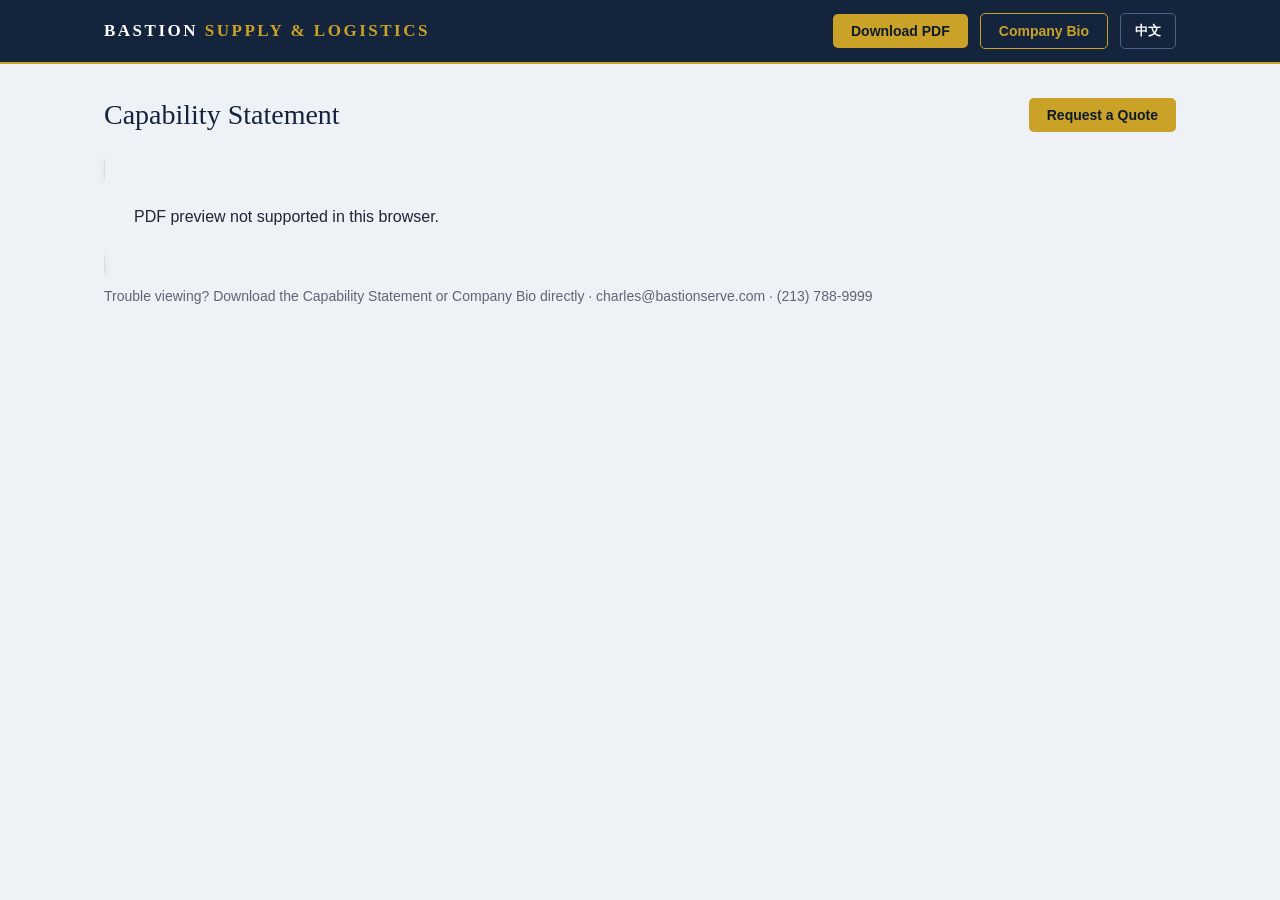
<file: capability-statement.html>
<!DOCTYPE html>
<html lang="en">
<head>
<meta charset="utf-8">
<meta name="viewport" content="width=device-width, initial-scale=1">
<title>Capability Statement — Bastion Supply &amp; Logistics</title>
<meta name="description" content="Capability statement for Bastion Supply & Logistics — SDVOSB/DVBE freight brokerage (FMCSA Broker of Property registration, USDOT #5796599) at the Port of LA / Long Beach.">
<style>
:root{--navy:#14243d;--navy3:#0e1a2e;--gold:#c9a227;}
*{box-sizing:border-box;margin:0;padding:0;}
body{font-family:-apple-system,BlinkMacSystemFont,'Segoe UI',Roboto,Arial,sans-serif;background:#eef1f6;color:#1d2634;}
.nav{background:var(--navy);color:#fff;border-bottom:2px solid var(--gold);}
.nav .wrap{max-width:1120px;margin:0 auto;padding:0 24px;display:flex;align-items:center;justify-content:space-between;height:62px;gap:14px;}
.logo{font-family:Georgia,serif;font-weight:700;letter-spacing:2.5px;font-size:17px;color:#fff;text-decoration:none;}
.logo span{color:var(--gold);}
.navr{display:flex;align-items:center;gap:12px;}
.btn{display:inline-block;background:var(--gold);color:var(--navy3);font-weight:700;padding:9px 18px;border-radius:5px;text-decoration:none;font-size:14px;}
.btn.alt{background:transparent;border:1.5px solid var(--gold);color:var(--gold);}
.lang-toggle{background:transparent;border:1.5px solid #4b6386;color:#fff;font-weight:700;padding:8px 14px;border-radius:5px;font-size:13px;cursor:pointer;font-family:inherit;}
.lang-toggle:hover{border-color:var(--gold);color:var(--gold);}
.hdr{max-width:1120px;margin:0 auto;padding:34px 24px 10px;display:flex;justify-content:space-between;align-items:center;flex-wrap:wrap;gap:14px;}
h1{font-family:Georgia,serif;color:var(--navy);font-size:28px;font-weight:500;}
.viewer{max-width:1120px;margin:18px auto 50px;padding:0 24px;}
.frame{width:100%;height:82vh;border:1px solid #d5dce6;border-radius:8px;background:#fff;box-shadow:0 2px 10px rgba(16,26,44,.08);}
.fallback{margin-top:14px;color:#5c6675;font-size:14px;}
.fallback a{color:#a8841c;font-weight:700;}
</style>
</head>
<body>
<nav class="nav"><div class="wrap">
<a class="logo" href="index.html">BASTION <span>SUPPLY &amp; LOGISTICS</span></a>
<div class="navr">
<a class="btn" href="Bastion_Capability_Statement.pdf?v=20261109" download data-en="Download PDF" data-zh="下载PDF">Download PDF</a>
<a class="btn alt" href="Bastion_Bio_Procurement.pdf?v=20261109" download data-en="Company Bio" data-zh="公司简介">Company Bio</a>
<button type="button" id="langToggle" class="lang-toggle" aria-label="切换语言 / Toggle language">中文</button>
</div>
</div></nav>
<div class="hdr">
<h1 data-en="Capability Statement" data-zh="能力声明">Capability Statement</h1>
<a class="btn" href="index.html#quote" data-en="Request a Quote" data-zh="请报价">Request a Quote</a>
</div>
<div class="viewer">
<object class="frame" data="Bastion_Capability_Statement.pdf?v=20261109" type="application/pdf">
<p style="padding:30px;" data-en="PDF preview not supported in this browser." data-zh="浏览器不支持此页面的PDF预览。">PDF preview not supported in this browser.</p>
</object>
<p class="fallback"><span data-en="Trouble viewing? Download the Capability Statement or Company Bio directly" data-zh="无法查看？直接下载能力声明或公司简介">Trouble viewing? Download the Capability Statement or Company Bio directly</span> · charles@bastionserve.com · (213) 788-9999</p>
</div>
<script>
(function(){
var STORAGE_KEY='bastion-lang';
function apply(lang){
document.querySelectorAll('[data-en]').forEach(function(el){
var v = el.getAttribute(lang==='zh' ? 'data-zh' : 'data-en');
if (v !== null) el.textContent = v;
});
document.documentElement.setAttribute('lang', lang==='zh' ? 'zh-CN' : 'en');
var btn = document.getElementById('langToggle');
if (btn) btn.textContent = lang==='zh' ? 'EN' : '中文';
try { localStorage.setItem(STORAGE_KEY, lang); } catch(e){}
}
document.addEventListener('DOMContentLoaded', function(){
var saved = 'en';
try { saved = localStorage.getItem(STORAGE_KEY) || 'en'; } catch(e){}
apply(saved);
var btn = document.getElementById('langToggle');
if (btn) btn.addEventListener('click', function(){
var cur = 'en';
try { cur = localStorage.getItem(STORAGE_KEY) || 'en'; } catch(e){}
apply(cur === 'en' ? 'zh' : 'en');
});
});
})();
</script>
</body>
</html>
</file>
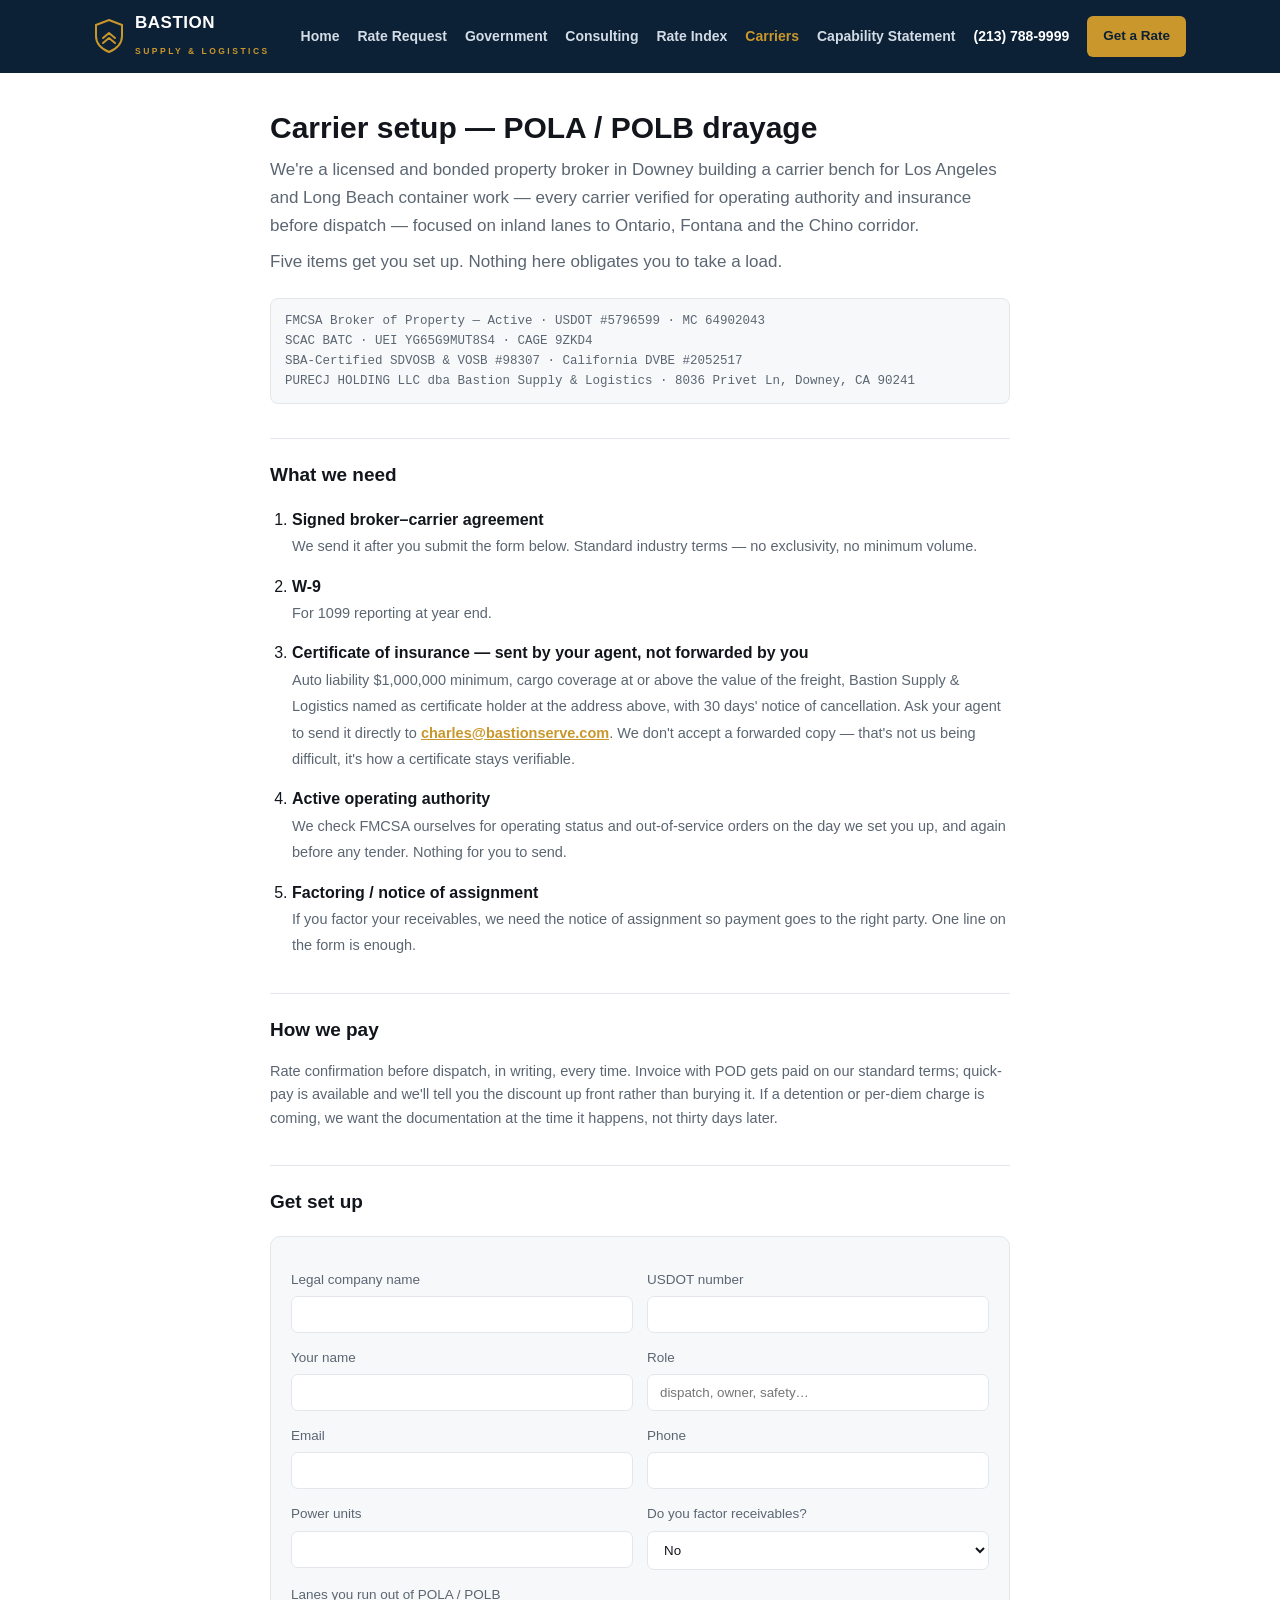
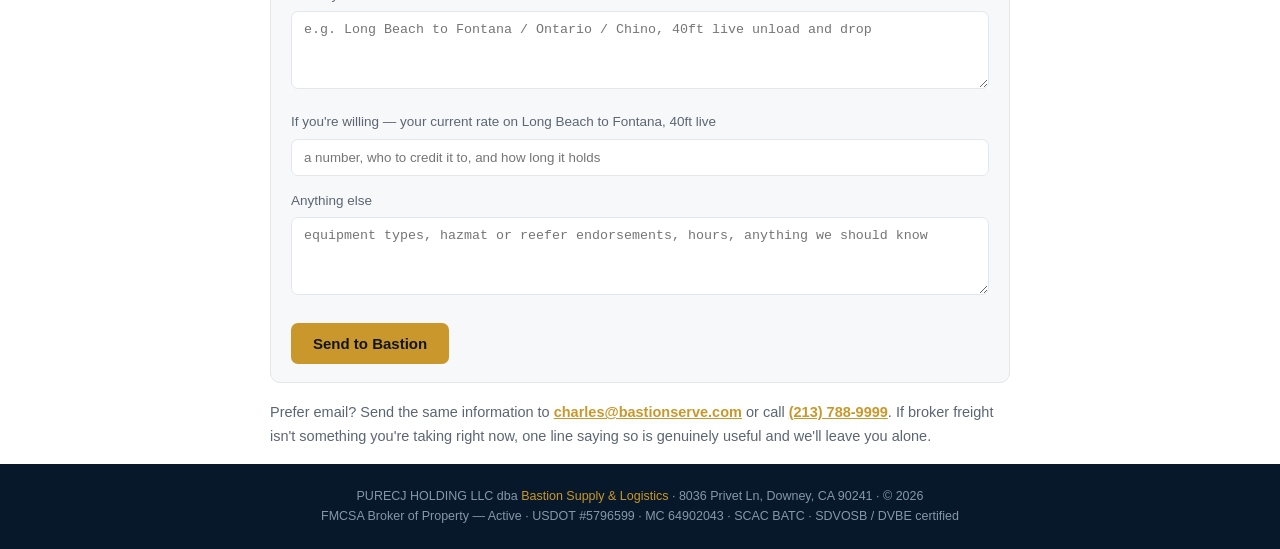
<file: carriers.html>
<!doctype html>
<html lang="en">
<head>
<meta charset="utf-8">
<meta name="viewport" content="width=device-width,initial-scale=1">
<title>Carrier Setup — Bastion Supply &amp; Logistics | POLA/POLB Drayage</title>
<meta name="description" content="Join the Bastion carrier bench for Los Angeles and Long Beach port drayage. FMCSA Broker of Property &mdash; Active &middot; USDOT #5796599 &middot; MC 64902043. Five items to get set up.">
<link rel="canonical" href="https://bastionserve.com/carriers.html">
<link rel="stylesheet" href="/assets/chrome.css">
<style>
:root{--ink:#12161c;--mut:#5b6672;--line:#e3e7ec;--gold:#c9972b;--bg:#fff;--soft:#f7f8fa}
@media(prefers-color-scheme:dark){:root{--ink:#e8ecf1;--mut:#9aa5b1;--line:#2a313a;--bg:#0f1319;--soft:#161c24}}
*{box-sizing:border-box}
body{margin:0;background:var(--bg);color:var(--ink);
 font:16px/1.65 -apple-system,BlinkMacSystemFont,"Segoe UI",Roboto,"PingFang SC",sans-serif}
.wrap{max-width:780px;margin:0 auto;padding:0 20px}
header .wrap{display:flex;align-items:center;gap:14px;flex-wrap:wrap}
.brand{font-weight:700;letter-spacing:.06em;font-size:14px}
.brand a{color:inherit;text-decoration:none}
nav{margin-left:auto;font-size:14px}
nav a{color:var(--mut);text-decoration:none;margin-left:18px}
nav a:hover{color:var(--gold)}
h1{font-size:30px;line-height:1.25;margin:36px 0 10px}
.lede{color:var(--mut);font-size:17px;margin:0 0 8px}
.cred{font:12.5px/1.6 ui-monospace,SFMono-Regular,Menlo,monospace;color:var(--mut);
 background:var(--soft);border:1px solid var(--line);border-radius:8px;padding:12px 14px;margin:22px 0}
h2{font-size:19px;margin:34px 0 12px;padding-top:20px;border-top:1px solid var(--line)}
ol{padding-left:22px}
li{margin:14px 0}
li b{display:block}
.note{color:var(--mut);font-size:14.5px}
.card{background:var(--soft);border:1px solid var(--line);border-radius:10px;padding:18px 20px;margin:18px 0}
label{display:block;font-size:13.5px;color:var(--mut);margin:14px 0 5px}
input,textarea,select{width:100%;padding:10px 12px;font:15px/1.4 inherit;color:var(--ink);
 background:var(--bg);border:1px solid var(--line);border-radius:7px}
textarea{min-height:78px}
.row{display:grid;grid-template-columns:1fr 1fr;gap:14px}
@media(max-width:560px){.row{grid-template-columns:1fr}}
button{margin-top:20px;padding:12px 22px;font-size:15px;font-weight:600;color:#12161c;
 background:var(--gold);border:0;border-radius:7px;cursor:pointer}
button:hover{filter:brightness(1.06)}
a.mail{color:var(--gold);font-weight:600}
</style>
</head>
<body>

<header class="bx-topbar"><div class="bx-wrap">
  <a class="bx-brand" href="/"><svg width="30" height="34" viewBox="0 0 30 34" fill="none" xmlns="http://www.w3.org/2000/svg"><path d="M15 1 28 6v11c0 8-6 13-13 16C8 30 2 25 2 17V6L15 1Z" stroke="#C8972B" stroke-width="2" fill="#0C2036"/><path d="M9 19l6-5 6 5M9 24l6-5 6 5" stroke="#C8972B" stroke-width="2" fill="none" stroke-linecap="round" stroke-linejoin="round"/></svg><span><span class="bn">BASTION</span><br><span class="bs">SUPPLY &amp; LOGISTICS</span></span></a>
  <div class="bx-nav">
    <a class="lnk" href="/">Home</a>
    <a class="lnk" href="/quote.html">Rate Request</a>
    <a class="lnk" href="/government.html">Government</a>
    <a class="lnk" href="/consulting.html">Consulting</a>
    <a class="lnk" href="/rates.html">Rate Index</a>
    <a class="lnk" href="/carriers.html" aria-current="page">Carriers</a>
    <a class="lnk" href="/capability-statement.html">Capability Statement</a>
    <a class="phone" href="tel:+12137889999">(213) 788-9999</a>
    <a class="quote" href="/quote.html">Get a Rate</a>
  </div>
</div></header>

<div class="wrap">

<h1>Carrier setup — POLA / POLB drayage</h1>
<p class="lede">We're a licensed and bonded property broker in Downey building a
carrier bench for Los Angeles and Long Beach container work &mdash; every carrier verified
for operating authority and insurance before dispatch &mdash; focused on inland lanes to
Ontario, Fontana and the Chino corridor.</p>
<p class="lede">Five items get you set up. Nothing here obligates you to take a load.</p>

<div class="cred">
FMCSA Broker of Property — Active · USDOT #5796599 · MC 64902043<br>
SCAC BATC · UEI YG65G9MUT8S4 · CAGE 9ZKD4<br>
SBA-Certified SDVOSB &amp; VOSB #98307 · California DVBE #2052517<br>
PURECJ HOLDING LLC dba Bastion Supply &amp; Logistics · 8036 Privet Ln, Downey, CA 90241
</div>

<h2>What we need</h2>
<ol>
  <li><b>Signed broker–carrier agreement</b>
    <span class="note">We send it after you submit the form below. Standard industry terms —
    no exclusivity, no minimum volume.</span></li>

  <li><b>W-9</b>
    <span class="note">For 1099 reporting at year end.</span></li>

  <li><b>Certificate of insurance — sent by your agent, not forwarded by you</b>
    <span class="note">Auto liability $1,000,000 minimum, cargo coverage at or above the
    value of the freight, Bastion Supply &amp; Logistics named as certificate holder at the
    address above, with 30 days' notice of cancellation. Ask your agent to send it directly
    to <a class="mail" href="mailto:charles@bastionserve.com">charles@bastionserve.com</a>.
    We don't accept a forwarded copy — that's not us being difficult, it's how a certificate
    stays verifiable.</span></li>

  <li><b>Active operating authority</b>
    <span class="note">We check FMCSA ourselves for operating status and out-of-service
    orders on the day we set you up, and again before any tender. Nothing for you to send.</span></li>

  <li><b>Factoring / notice of assignment</b>
    <span class="note">If you factor your receivables, we need the notice of assignment so
    payment goes to the right party. One line on the form is enough.</span></li>
</ol>

<h2>How we pay</h2>
<p class="note">Rate confirmation before dispatch, in writing, every time. Invoice with POD
gets paid on our standard terms; quick-pay is available and we'll tell you the discount up
front rather than burying it. If a detention or per-diem charge is coming, we want the
documentation at the time it happens, not thirty days later.</p>

<h2>Get set up</h2>
<div class="card">
<form action="https://formsubmit.co/charles@bastionserve.com" method="POST">
  <input type="hidden" name="_subject" value="Carrier setup request — bastionserve.com/carriers">
  <input type="hidden" name="_captcha" value="true">
  <input type="text" name="_honey" style="display:none">

  <div class="row">
    <div><label for="co">Legal company name</label>
      <input id="co" name="Legal company name" required></div>
    <div><label for="dot">USDOT number</label>
      <input id="dot" name="USDOT" required inputmode="numeric"></div>
  </div>
  <div class="row">
    <div><label for="who">Your name</label>
      <input id="who" name="Contact name" required></div>
    <div><label for="role">Role</label>
      <input id="role" name="Role" placeholder="dispatch, owner, safety…"></div>
  </div>
  <div class="row">
    <div><label for="em">Email</label>
      <input id="em" type="email" name="Email" required></div>
    <div><label for="ph">Phone</label>
      <input id="ph" name="Phone" required></div>
  </div>
  <div class="row">
    <div><label for="pu">Power units</label>
      <input id="pu" name="Power units" inputmode="numeric"></div>
    <div><label for="fact">Do you factor receivables?</label>
      <select id="fact" name="Factoring">
        <option>No</option><option>Yes — NOA on file with our factor</option>
      </select></div>
  </div>

  <label for="lanes">Lanes you run out of POLA / POLB</label>
  <textarea id="lanes" name="Lanes"
    placeholder="e.g. Long Beach to Fontana / Ontario / Chino, 40ft live unload and drop"></textarea>

  <label for="rate">If you're willing — your current rate on Long Beach to Fontana, 40ft live</label>
  <input id="rate" name="Rate LB to Fontana 40ft live"
    placeholder="a number, who to credit it to, and how long it holds">

  <label for="notes">Anything else</label>
  <textarea id="notes" name="Notes"
    placeholder="equipment types, hazmat or reefer endorsements, hours, anything we should know"></textarea>

  <button type="submit">Send to Bastion</button>
</form>
</div>

<p class="note">Prefer email? Send the same information to
<a class="mail" href="mailto:charles@bastionserve.com">charles@bastionserve.com</a>
or call <a class="mail" href="tel:+12137889999">(213) 788-9999</a>.
If broker freight isn't something you're taking right now, one line saying so is genuinely
useful and we'll leave you alone.</p>

</div>

<footer class="bx-foot"><div class="bx-wrap">
  PURECJ HOLDING LLC dba <span class="gold">Bastion Supply &amp; Logistics</span> &middot; 8036 Privet Ln, Downey, CA 90241 &middot; &copy; 2026<br>
  FMCSA Broker of Property &mdash; Active &middot; USDOT #5796599 &middot; MC 64902043 &middot; SCAC BATC &middot; SDVOSB / DVBE certified
</div></footer>
</body>
</html>
</file>
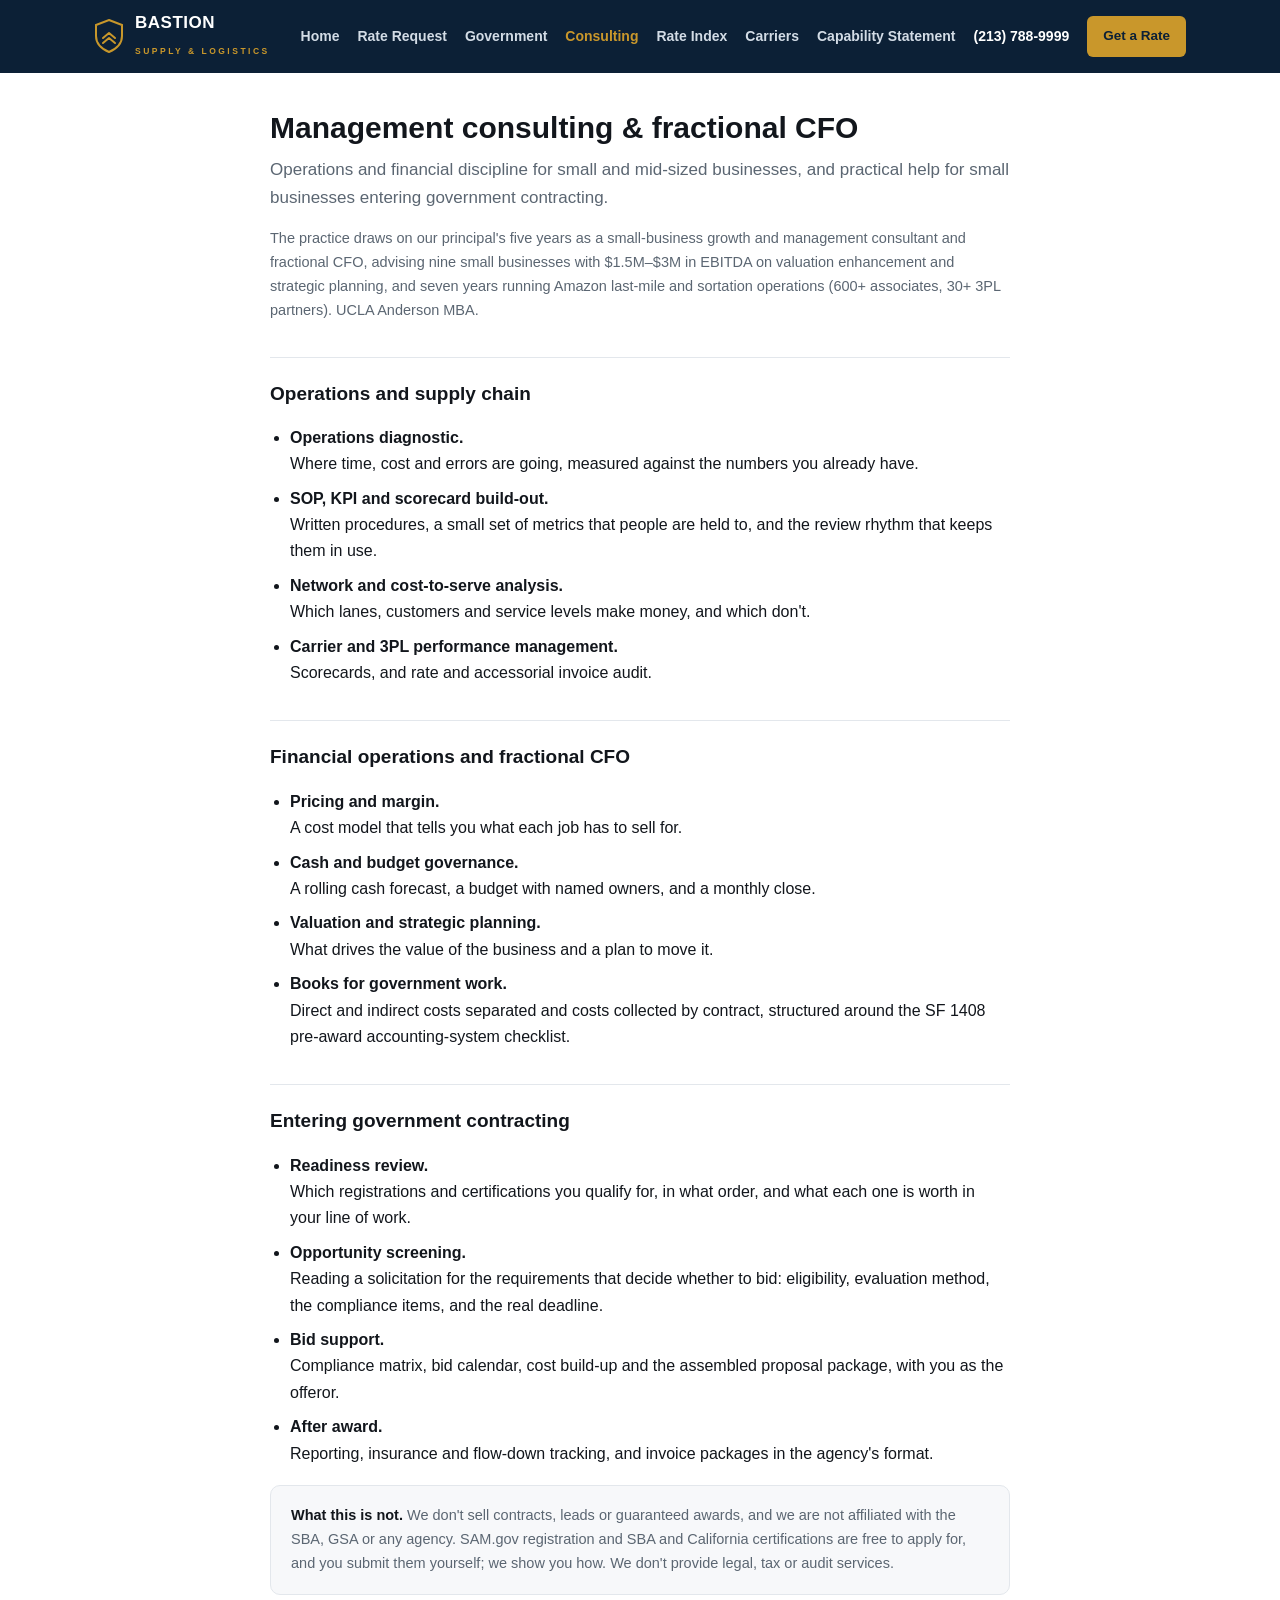
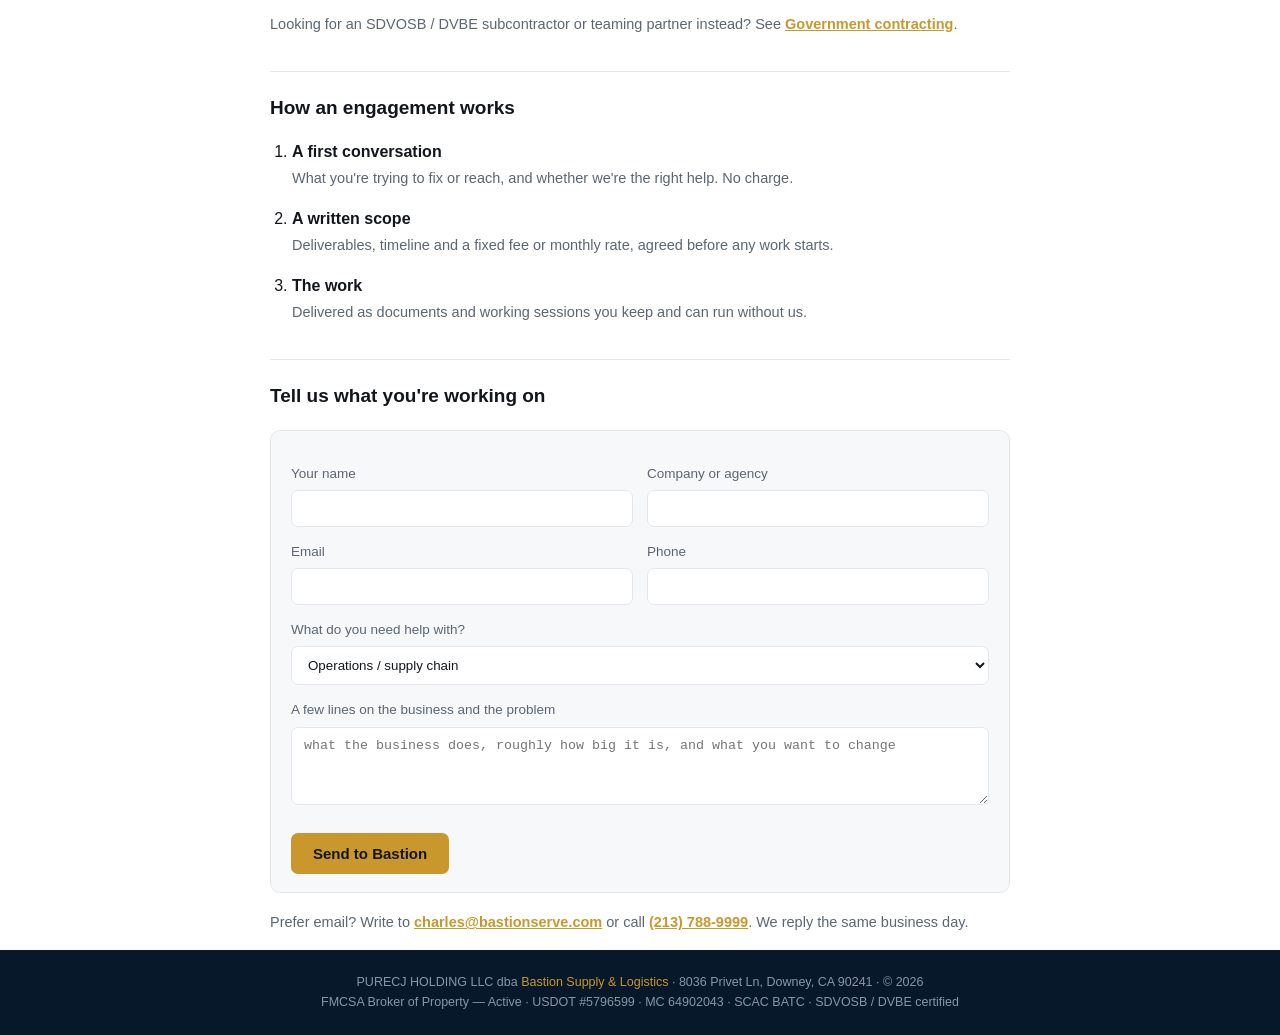
<file: consulting.html>
<!doctype html>
<html lang="en">
<head>
<meta charset="utf-8">
<meta name="viewport" content="width=device-width,initial-scale=1">
<title>Management Consulting &amp; Fractional CFO — Bastion Supply &amp; Logistics</title>
<meta name="description" content="Operations, supply-chain and financial-operations consulting for small and mid-sized businesses, and practical help entering government contracting.">
<link rel="canonical" href="https://bastionserve.com/consulting.html">
<link rel="stylesheet" href="/assets/chrome.css">
<style>
:root{--ink:#12161c;--mut:#5b6672;--line:#e3e7ec;--gold:#c9972b;--bg:#fff;--soft:#f7f8fa}
@media(prefers-color-scheme:dark){:root{--ink:#e8ecf1;--mut:#9aa5b1;--line:#2a313a;--bg:#0f1319;--soft:#161c24}}
*{box-sizing:border-box}
body{margin:0;background:var(--bg);color:var(--ink);
 font:16px/1.65 -apple-system,BlinkMacSystemFont,"Segoe UI",Roboto,"PingFang SC",sans-serif}
.wrap{max-width:780px;margin:0 auto;padding:0 20px}
header .wrap{display:flex;align-items:center;gap:14px;flex-wrap:wrap}
.brand{font-weight:700;letter-spacing:.06em;font-size:14px}
.brand a{color:inherit;text-decoration:none}
nav{margin-left:auto;font-size:14px}
nav a{color:var(--mut);text-decoration:none;margin-left:18px}
nav a:hover{color:var(--gold)}
h1{font-size:30px;line-height:1.25;margin:36px 0 10px}
.lede{color:var(--mut);font-size:17px;margin:0 0 8px}
.cred{font:12.5px/1.6 ui-monospace,SFMono-Regular,Menlo,monospace;color:var(--mut);
 background:var(--soft);border:1px solid var(--line);border-radius:8px;padding:12px 14px;margin:22px 0}
h2{font-size:19px;margin:34px 0 12px;padding-top:20px;border-top:1px solid var(--line)}
ol{padding-left:22px}
li{margin:14px 0}
li b{display:block}
.note{color:var(--mut);font-size:14.5px}
.card{background:var(--soft);border:1px solid var(--line);border-radius:10px;padding:18px 20px;margin:18px 0}
label{display:block;font-size:13.5px;color:var(--mut);margin:14px 0 5px}
input,textarea,select{width:100%;padding:10px 12px;font:15px/1.4 inherit;color:var(--ink);
 background:var(--bg);border:1px solid var(--line);border-radius:7px}
textarea{min-height:78px}
.row{display:grid;grid-template-columns:1fr 1fr;gap:14px}
@media(max-width:560px){.row{grid-template-columns:1fr}}
button{margin-top:20px;padding:12px 22px;font-size:15px;font-weight:600;color:#12161c;
 background:var(--gold);border:0;border-radius:7px;cursor:pointer}
button:hover{filter:brightness(1.06)}
a.mail{color:var(--gold);font-weight:600}
ul.plain{padding-left:20px}ul.plain li{margin:8px 0}
.two{display:grid;grid-template-columns:1fr 1fr;gap:16px}
@media(max-width:640px){.two{grid-template-columns:1fr}}
.card h3{margin:0 0 8px;font-size:16px}
.card p{margin:0;font-size:14.5px;color:var(--mut)}
</style>
</head>
<body>

<header class="bx-topbar"><div class="bx-wrap">
  <a class="bx-brand" href="/"><svg width="30" height="34" viewBox="0 0 30 34" fill="none" xmlns="http://www.w3.org/2000/svg"><path d="M15 1 28 6v11c0 8-6 13-13 16C8 30 2 25 2 17V6L15 1Z" stroke="#C8972B" stroke-width="2" fill="#0C2036"/><path d="M9 19l6-5 6 5M9 24l6-5 6 5" stroke="#C8972B" stroke-width="2" fill="none" stroke-linecap="round" stroke-linejoin="round"/></svg><span><span class="bn">BASTION</span><br><span class="bs">SUPPLY &amp; LOGISTICS</span></span></a>
  <div class="bx-nav">
    <a class="lnk" href="/">Home</a>
    <a class="lnk" href="/quote.html">Rate Request</a>
    <a class="lnk" href="/government.html">Government</a>
    <a class="lnk" href="/consulting.html" aria-current="page">Consulting</a>
    <a class="lnk" href="/rates.html">Rate Index</a>
    <a class="lnk" href="/carriers.html">Carriers</a>
    <a class="lnk" href="/capability-statement.html">Capability Statement</a>
    <a class="phone" href="tel:+12137889999">(213) 788-9999</a>
    <a class="quote" href="/quote.html">Get a Rate</a>
  </div>
</div></header>

<div class="wrap">

<h1>Management consulting &amp; fractional CFO</h1>
<p class="lede">Operations and financial discipline for small and mid-sized businesses, and practical help for small businesses entering government contracting.</p>
<p class="note">The practice draws on our principal's five years as a small-business growth and management consultant and fractional CFO, advising nine small businesses with $1.5M–$3M in EBITDA on valuation enhancement and strategic planning, and seven years running Amazon last-mile and sortation operations (600+ associates, 30+ 3PL partners). UCLA Anderson MBA.</p>

<h2>Operations and supply chain</h2>
<ul class="plain">
  <li><b>Operations diagnostic.</b> Where time, cost and errors are going, measured against the numbers you already have.</li>
  <li><b>SOP, KPI and scorecard build-out.</b> Written procedures, a small set of metrics that people are held to, and the review rhythm that keeps them in use.</li>
  <li><b>Network and cost-to-serve analysis.</b> Which lanes, customers and service levels make money, and which don't.</li>
  <li><b>Carrier and 3PL performance management.</b> Scorecards, and rate and accessorial invoice audit.</li>
</ul>

<h2>Financial operations and fractional CFO</h2>
<ul class="plain">
  <li><b>Pricing and margin.</b> A cost model that tells you what each job has to sell for.</li>
  <li><b>Cash and budget governance.</b> A rolling cash forecast, a budget with named owners, and a monthly close.</li>
  <li><b>Valuation and strategic planning.</b> What drives the value of the business and a plan to move it.</li>
  <li><b>Books for government work.</b> Direct and indirect costs separated and costs collected by contract, structured around the SF 1408 pre-award accounting-system checklist.</li>
</ul>

<h2>Entering government contracting</h2>
<ul class="plain">
  <li><b>Readiness review.</b> Which registrations and certifications you qualify for, in what order, and what each one is worth in your line of work.</li>
  <li><b>Opportunity screening.</b> Reading a solicitation for the requirements that decide whether to bid: eligibility, evaluation method, the compliance items, and the real deadline.</li>
  <li><b>Bid support.</b> Compliance matrix, bid calendar, cost build-up and the assembled proposal package, with you as the offeror.</li>
  <li><b>After award.</b> Reporting, insurance and flow-down tracking, and invoice packages in the agency's format.</li>
</ul>
<div class="card"><p><b style="color:var(--ink)">What this is not.</b> We don't sell contracts, leads or guaranteed awards, and we are not affiliated with the SBA, GSA or any agency. SAM.gov registration and SBA and California certifications are free to apply for, and you submit them yourself; we show you how. We don't provide legal, tax or audit services.</p></div>
<p class="note">Looking for an SDVOSB / DVBE subcontractor or teaming partner instead? See <a class="mail" href="/government.html">Government contracting</a>.</p>

<h2>How an engagement works</h2>
<ol>
  <li><b>A first conversation</b><span class="note">What you're trying to fix or reach, and whether we're the right help. No charge.</span></li>
  <li><b>A written scope</b><span class="note">Deliverables, timeline and a fixed fee or monthly rate, agreed before any work starts.</span></li>
  <li><b>The work</b><span class="note">Delivered as documents and working sessions you keep and can run without us.</span></li>
</ol>

<h2>Tell us what you're working on</h2>
<div class="card">
<form action="https://formsubmit.co/charles@bastionserve.com" method="POST">
  <input type="hidden" name="_subject" value="Consulting inquiry — bastionserve.com/consulting">
  <input type="hidden" name="_captcha" value="true">
  <input type="hidden" name="Service" value="Management consulting">
  <input type="text" name="_honey" style="display:none">

  <div class="row">
    <div><label for="who">Your name</label>
      <input id="who" name="Name" required></div>
    <div><label for="co">Company or agency</label>
      <input id="co" name="Company" required></div>
  </div>
  <div class="row">
    <div><label for="em">Email</label>
      <input id="em" type="email" name="Email" required></div>
    <div><label for="ph">Phone</label>
      <input id="ph" name="Phone"></div>
  </div>
  <label for="topic">What do you need help with?</label>
  <select id="topic" name="Topic">
    <option>Operations / supply chain</option>
    <option>Financial operations / fractional CFO</option>
    <option>Entering government contracting</option>
    <option>Support on a specific bid</option>
    <option>Other</option>
  </select>

  <label for="details">A few lines on the business and the problem</label>
  <textarea id="details" name="Details" required
    placeholder="what the business does, roughly how big it is, and what you want to change"></textarea>

  <button type="submit">Send to Bastion</button>
</form>
</div>

<p class="note">Prefer email? Write to
<a class="mail" href="mailto:charles@bastionserve.com">charles@bastionserve.com</a>
or call <a class="mail" href="tel:+12137889999">(213) 788-9999</a>. We reply the same business day.</p>

</div>

<footer class="bx-foot"><div class="bx-wrap">
  PURECJ HOLDING LLC dba <span class="gold">Bastion Supply &amp; Logistics</span> &middot; 8036 Privet Ln, Downey, CA 90241 &middot; &copy; 2026<br>
  FMCSA Broker of Property &mdash; Active &middot; USDOT #5796599 &middot; MC 64902043 &middot; SCAC BATC &middot; SDVOSB / DVBE certified
</div></footer>
</body>
</html>
</file>
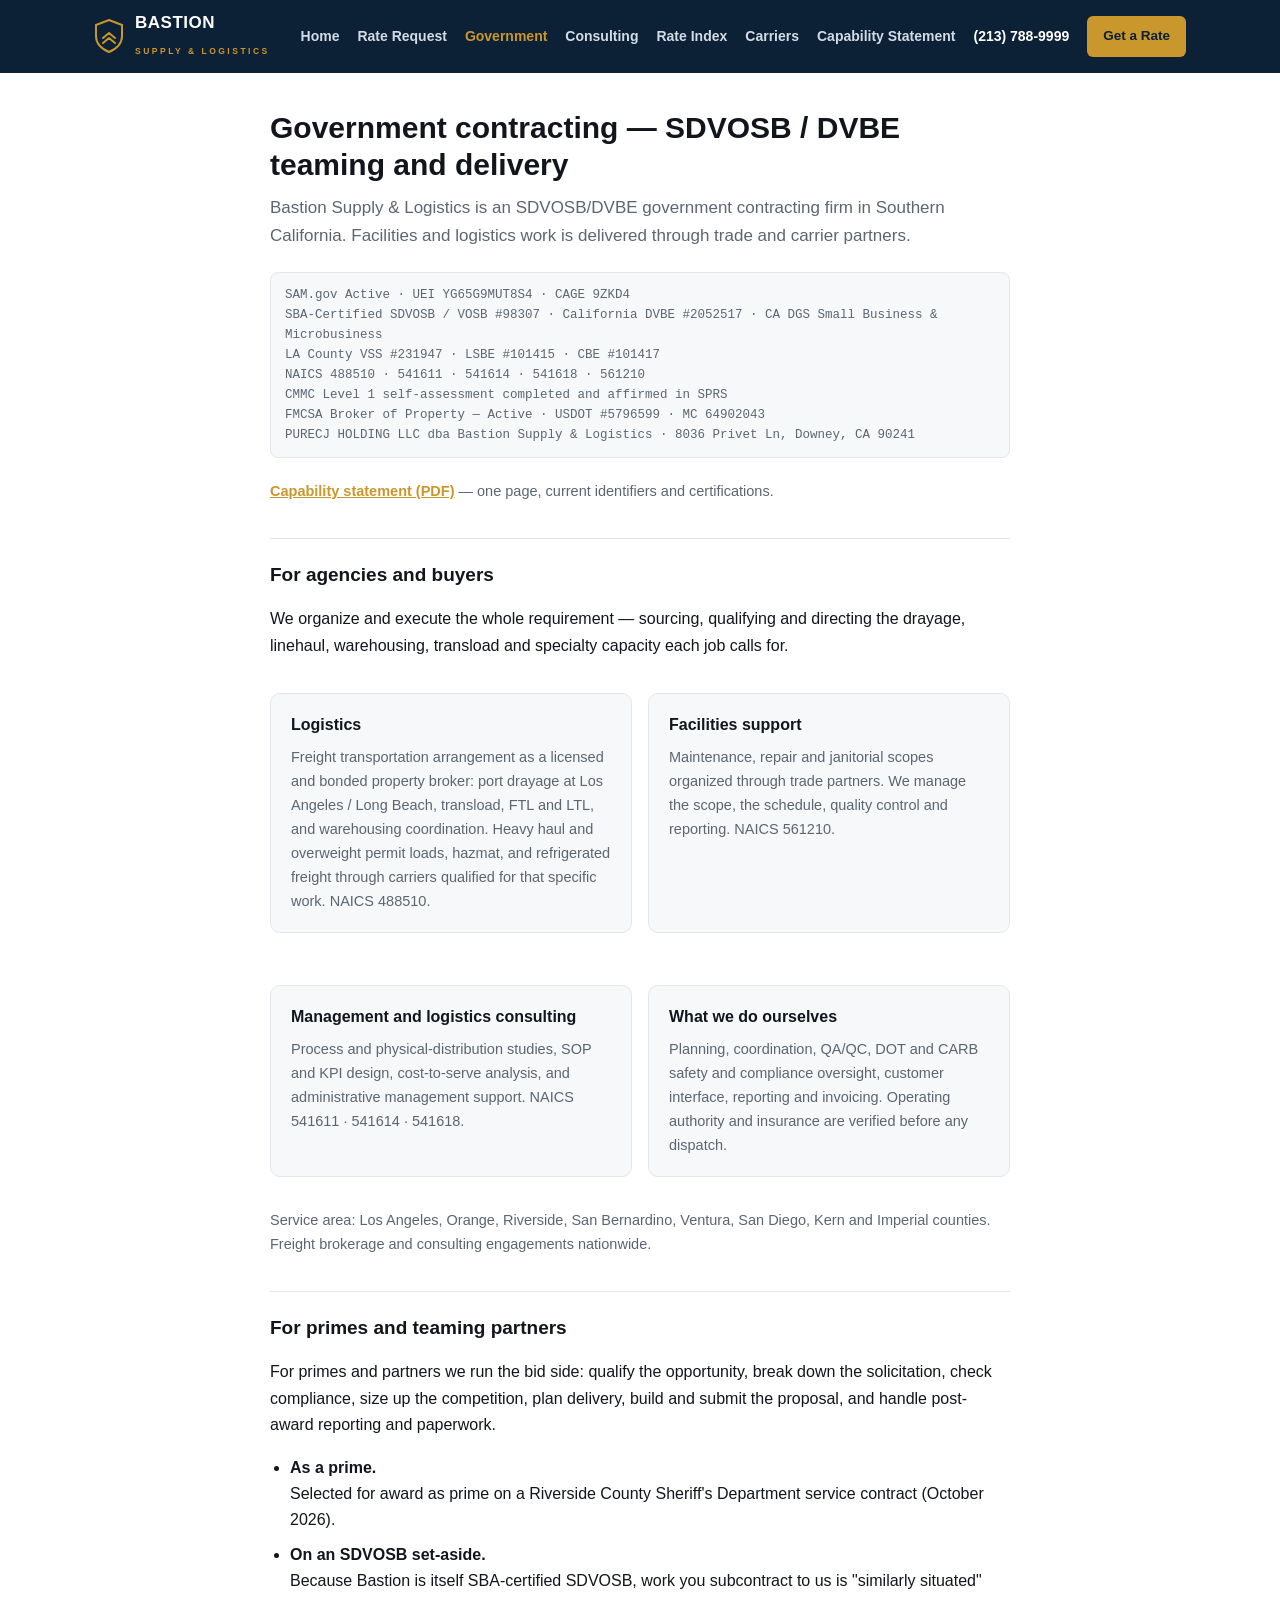
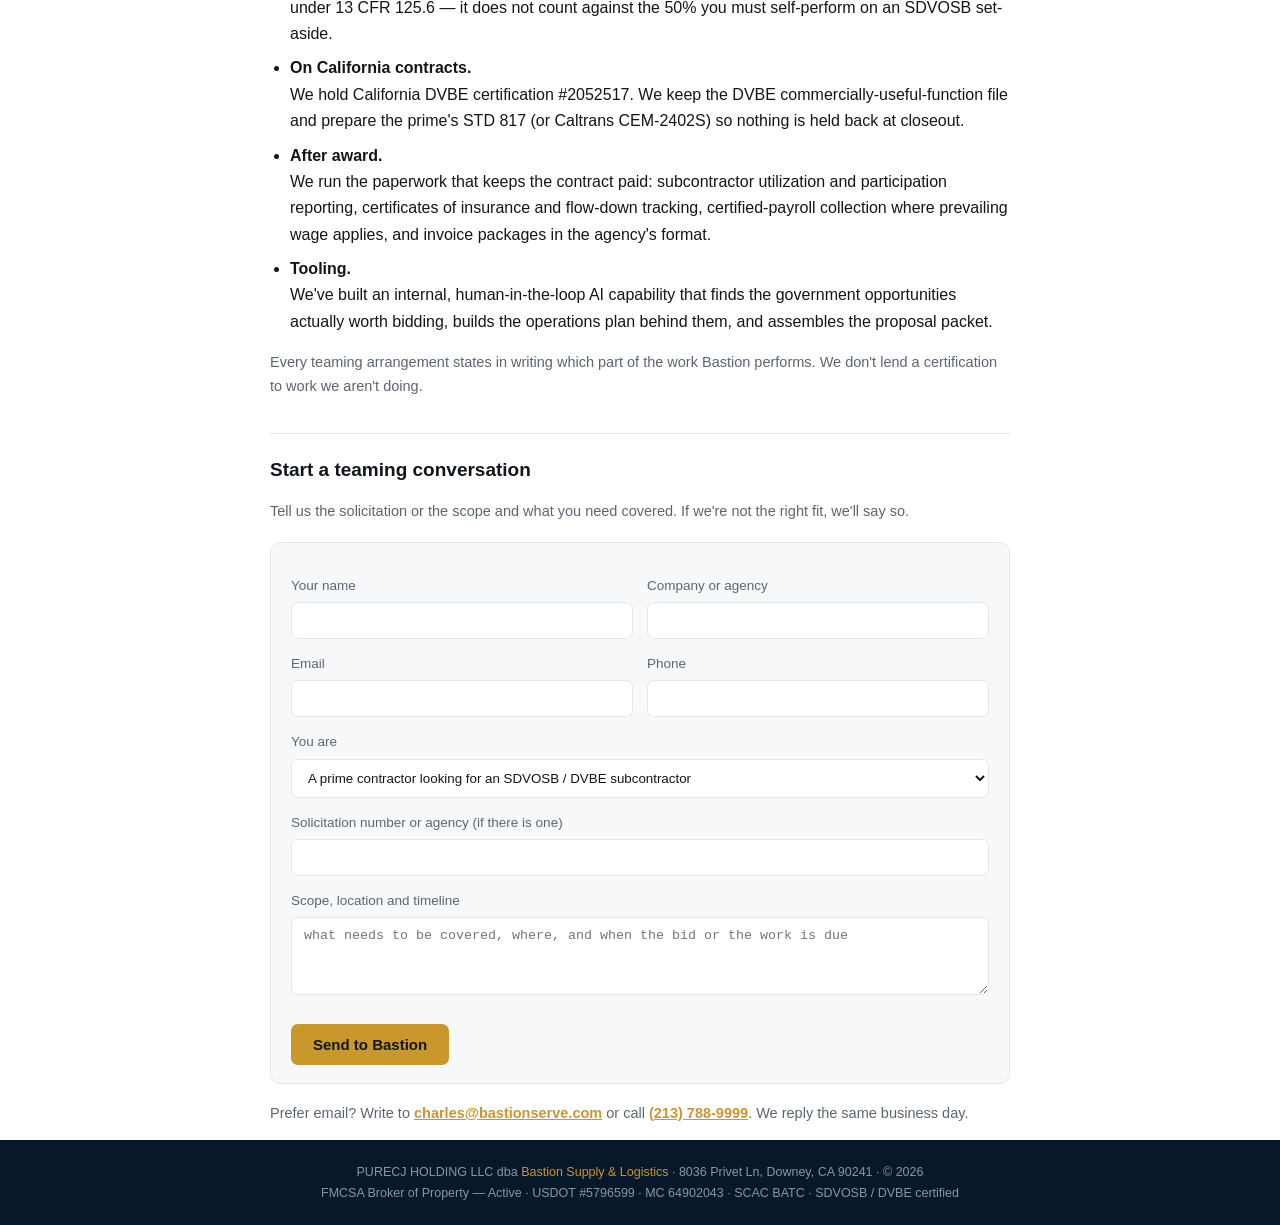
<file: government.html>
<!doctype html>
<html lang="en">
<head>
<meta charset="utf-8">
<meta name="viewport" content="width=device-width,initial-scale=1">
<title>Government Contracting — Bastion Supply &amp; Logistics | SDVOSB / DVBE Teaming</title>
<meta name="description" content="SDVOSB and California DVBE government contractor in Southern California. Logistics and facilities support, delivered through trade and carrier partners.">
<link rel="canonical" href="https://bastionserve.com/government.html">
<link rel="stylesheet" href="/assets/chrome.css">
<style>
:root{--ink:#12161c;--mut:#5b6672;--line:#e3e7ec;--gold:#c9972b;--bg:#fff;--soft:#f7f8fa}
@media(prefers-color-scheme:dark){:root{--ink:#e8ecf1;--mut:#9aa5b1;--line:#2a313a;--bg:#0f1319;--soft:#161c24}}
*{box-sizing:border-box}
body{margin:0;background:var(--bg);color:var(--ink);
 font:16px/1.65 -apple-system,BlinkMacSystemFont,"Segoe UI",Roboto,"PingFang SC",sans-serif}
.wrap{max-width:780px;margin:0 auto;padding:0 20px}
header .wrap{display:flex;align-items:center;gap:14px;flex-wrap:wrap}
.brand{font-weight:700;letter-spacing:.06em;font-size:14px}
.brand a{color:inherit;text-decoration:none}
nav{margin-left:auto;font-size:14px}
nav a{color:var(--mut);text-decoration:none;margin-left:18px}
nav a:hover{color:var(--gold)}
h1{font-size:30px;line-height:1.25;margin:36px 0 10px}
.lede{color:var(--mut);font-size:17px;margin:0 0 8px}
.cred{font:12.5px/1.6 ui-monospace,SFMono-Regular,Menlo,monospace;color:var(--mut);
 background:var(--soft);border:1px solid var(--line);border-radius:8px;padding:12px 14px;margin:22px 0}
h2{font-size:19px;margin:34px 0 12px;padding-top:20px;border-top:1px solid var(--line)}
ol{padding-left:22px}
li{margin:14px 0}
li b{display:block}
.note{color:var(--mut);font-size:14.5px}
.card{background:var(--soft);border:1px solid var(--line);border-radius:10px;padding:18px 20px;margin:18px 0}
label{display:block;font-size:13.5px;color:var(--mut);margin:14px 0 5px}
input,textarea,select{width:100%;padding:10px 12px;font:15px/1.4 inherit;color:var(--ink);
 background:var(--bg);border:1px solid var(--line);border-radius:7px}
textarea{min-height:78px}
.row{display:grid;grid-template-columns:1fr 1fr;gap:14px}
@media(max-width:560px){.row{grid-template-columns:1fr}}
button{margin-top:20px;padding:12px 22px;font-size:15px;font-weight:600;color:#12161c;
 background:var(--gold);border:0;border-radius:7px;cursor:pointer}
button:hover{filter:brightness(1.06)}
a.mail{color:var(--gold);font-weight:600}
ul.plain{padding-left:20px}ul.plain li{margin:8px 0}
.two{display:grid;grid-template-columns:1fr 1fr;gap:16px}
@media(max-width:640px){.two{grid-template-columns:1fr}}
.card h3{margin:0 0 8px;font-size:16px}
.card p{margin:0;font-size:14.5px;color:var(--mut)}
</style>
</head>
<body>

<header class="bx-topbar"><div class="bx-wrap">
  <a class="bx-brand" href="/"><svg width="30" height="34" viewBox="0 0 30 34" fill="none" xmlns="http://www.w3.org/2000/svg"><path d="M15 1 28 6v11c0 8-6 13-13 16C8 30 2 25 2 17V6L15 1Z" stroke="#C8972B" stroke-width="2" fill="#0C2036"/><path d="M9 19l6-5 6 5M9 24l6-5 6 5" stroke="#C8972B" stroke-width="2" fill="none" stroke-linecap="round" stroke-linejoin="round"/></svg><span><span class="bn">BASTION</span><br><span class="bs">SUPPLY &amp; LOGISTICS</span></span></a>
  <div class="bx-nav">
    <a class="lnk" href="/">Home</a>
    <a class="lnk" href="/quote.html">Rate Request</a>
    <a class="lnk" href="/government.html" aria-current="page">Government</a>
    <a class="lnk" href="/consulting.html">Consulting</a>
    <a class="lnk" href="/rates.html">Rate Index</a>
    <a class="lnk" href="/carriers.html">Carriers</a>
    <a class="lnk" href="/capability-statement.html">Capability Statement</a>
    <a class="phone" href="tel:+12137889999">(213) 788-9999</a>
    <a class="quote" href="/quote.html">Get a Rate</a>
  </div>
</div></header>

<div class="wrap">

<h1>Government contracting — SDVOSB / DVBE teaming and delivery</h1>
<p class="lede">Bastion Supply &amp; Logistics is an SDVOSB/DVBE government contracting firm in Southern California. Facilities and logistics work is delivered through trade and carrier partners.</p>

<div class="cred">
SAM.gov Active · UEI YG65G9MUT8S4 · CAGE 9ZKD4<br>
SBA-Certified SDVOSB / VOSB #98307 · California DVBE #2052517 · CA DGS Small Business &amp; Microbusiness<br>
LA County VSS #231947 · LSBE #101415 · CBE #101417<br>
NAICS 488510 · 541611 · 541614 · 541618 · 561210<br>
CMMC Level 1 self-assessment completed and affirmed in SPRS<br>
FMCSA Broker of Property — Active · USDOT #5796599 · MC 64902043<br>
PURECJ HOLDING LLC dba Bastion Supply &amp; Logistics · 8036 Privet Ln, Downey, CA 90241
</div>

<p class="note"><a class="mail" href="/capability-statement.html">Capability statement (PDF)</a> — one page, current identifiers and certifications.</p>

<h2>For agencies and buyers</h2>
<p>We organize and execute the whole requirement — sourcing, qualifying and directing the drayage, linehaul, warehousing, transload and specialty capacity each job calls for.</p>
<div class="two">
  <div class="card"><h3>Logistics</h3><p>Freight transportation arrangement as a licensed and bonded property broker: port drayage at Los Angeles / Long Beach, transload, FTL and LTL, and warehousing coordination. Heavy haul and overweight permit loads, hazmat, and refrigerated freight through carriers qualified for that specific work. NAICS 488510.</p></div>
  <div class="card"><h3>Facilities support</h3><p>Maintenance, repair and janitorial scopes organized through trade partners. We manage the scope, the schedule, quality control and reporting. NAICS 561210.</p></div>
  <div class="card"><h3>Management and logistics consulting</h3><p>Process and physical-distribution studies, SOP and KPI design, cost-to-serve analysis, and administrative management support. NAICS 541611 · 541614 · 541618.</p></div>
  <div class="card"><h3>What we do ourselves</h3><p>Planning, coordination, QA/QC, DOT and CARB safety and compliance oversight, customer interface, reporting and invoicing. Operating authority and insurance are verified before any dispatch.</p></div>
</div>
<p class="note">Service area: Los Angeles, Orange, Riverside, San Bernardino, Ventura, San Diego, Kern and Imperial counties. Freight brokerage and consulting engagements nationwide.</p>

<h2>For primes and teaming partners</h2>
<p>For primes and partners we run the bid side: qualify the opportunity, break down the solicitation, check compliance, size up the competition, plan delivery, build and submit the proposal, and handle post-award reporting and paperwork.</p>
<ul class="plain">
  <li><b>As a prime.</b> Selected for award as prime on a Riverside County Sheriff's Department service contract (October 2026).</li>
  <li><b>On an SDVOSB set-aside.</b> Because Bastion is itself SBA-certified SDVOSB, work you subcontract to us is "similarly situated" under 13 CFR 125.6 — it does not count against the 50% you must self-perform on an SDVOSB set-aside.</li>
  <li><b>On California contracts.</b> We hold California DVBE certification #2052517. We keep the DVBE commercially-useful-function file and prepare the prime's STD 817 (or Caltrans CEM-2402S) so nothing is held back at closeout.</li>
  <li><b>After award.</b> We run the paperwork that keeps the contract paid: subcontractor utilization and participation reporting, certificates of insurance and flow-down tracking, certified-payroll collection where prevailing wage applies, and invoice packages in the agency's format.</li>
  <li><b>Tooling.</b> We've built an internal, human-in-the-loop AI capability that finds the government opportunities actually worth bidding, builds the operations plan behind them, and assembles the proposal packet.</li>
</ul>
<p class="note">Every teaming arrangement states in writing which part of the work Bastion performs. We don't lend a certification to work we aren't doing.</p>

<h2>Start a teaming conversation</h2>
<p class="note">Tell us the solicitation or the scope and what you need covered. If we're not the right fit, we'll say so.</p>
<div class="card">
<form action="https://formsubmit.co/charles@bastionserve.com" method="POST">
  <input type="hidden" name="_subject" value="Teaming inquiry — bastionserve.com/government">
  <input type="hidden" name="_captcha" value="true">
  <input type="hidden" name="Service" value="Government teaming / subcontract">
  <input type="text" name="_honey" style="display:none">

  <div class="row">
    <div><label for="who">Your name</label>
      <input id="who" name="Name" required></div>
    <div><label for="co">Company or agency</label>
      <input id="co" name="Company" required></div>
  </div>
  <div class="row">
    <div><label for="em">Email</label>
      <input id="em" type="email" name="Email" required></div>
    <div><label for="ph">Phone</label>
      <input id="ph" name="Phone"></div>
  </div>
  <label for="role">You are</label>
  <select id="role" name="Role">
    <option>A prime contractor looking for an SDVOSB / DVBE subcontractor</option>
    <option>A small business looking for a teaming partner</option>
    <option>An agency buyer or small-business liaison</option>
    <option>Other</option>
  </select>

  <label for="sol">Solicitation number or agency (if there is one)</label>
  <input id="sol" name="Solicitation">

  <label for="details">Scope, location and timeline</label>
  <textarea id="details" name="Details" required
    placeholder="what needs to be covered, where, and when the bid or the work is due"></textarea>

  <button type="submit">Send to Bastion</button>
</form>
</div>

<p class="note">Prefer email? Write to
<a class="mail" href="mailto:charles@bastionserve.com">charles@bastionserve.com</a>
or call <a class="mail" href="tel:+12137889999">(213) 788-9999</a>. We reply the same business day.</p>

</div>

<footer class="bx-foot"><div class="bx-wrap">
  PURECJ HOLDING LLC dba <span class="gold">Bastion Supply &amp; Logistics</span> &middot; 8036 Privet Ln, Downey, CA 90241 &middot; &copy; 2026<br>
  FMCSA Broker of Property &mdash; Active &middot; USDOT #5796599 &middot; MC 64902043 &middot; SCAC BATC &middot; SDVOSB / DVBE certified
</div></footer>
</body>
</html>
</file>
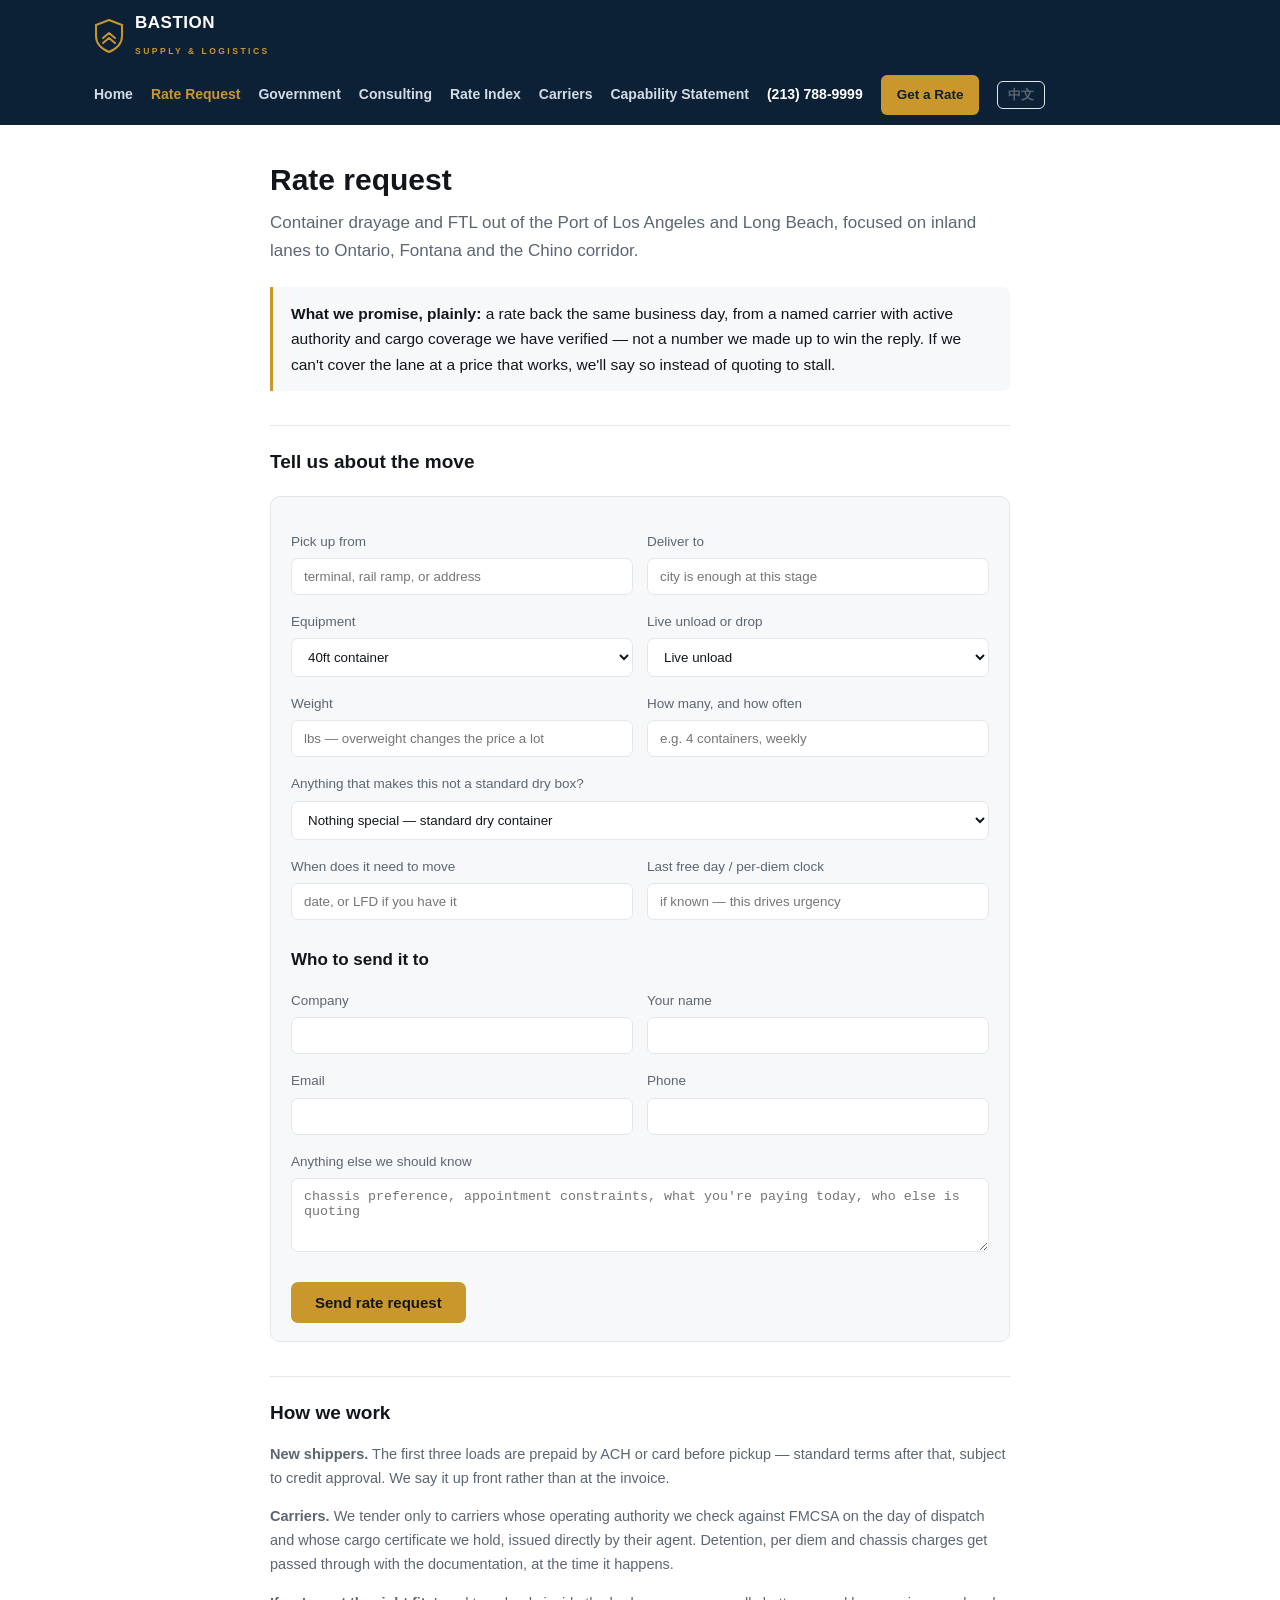
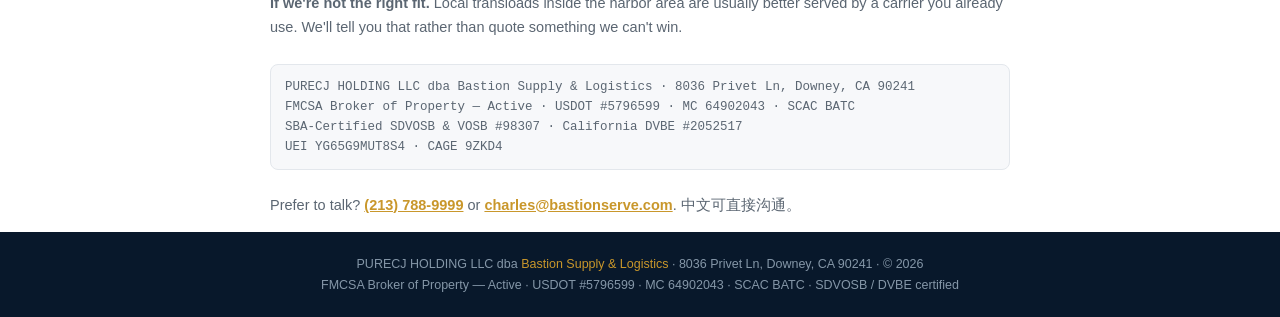
<file: quote.html>
<!doctype html>
<html lang="en">
<head>
<meta charset="utf-8">
<meta name="viewport" content="width=device-width,initial-scale=1">
<title>Rate Request 报价申请 — Bastion Supply &amp; Logistics | POLA/POLB Drayage</title>
<meta name="description" content="Request a drayage or FTL rate from Bastion Supply &amp; Logistics. Licensed and bonded property broker at the Port of Los Angeles and Long Beach. Answered the same business day. 洛杉矶／长滩港短驳报价，当个工作日回复。">
<link rel="canonical" href="https://bastionserve.com/quote.html">
<link rel="stylesheet" href="/assets/chrome.css">
<style>
:root{--ink:#12161c;--mut:#5b6672;--line:#e3e7ec;--gold:#c9972b;--bg:#fff;--soft:#f7f8fa}
@media(prefers-color-scheme:dark){:root{--ink:#e8ecf1;--mut:#9aa5b1;--line:#2a313a;--bg:#0f1319;--soft:#161c24}}
*{box-sizing:border-box}
body{margin:0;background:var(--bg);color:var(--ink);
 font:16px/1.65 -apple-system,BlinkMacSystemFont,"Segoe UI",Roboto,"PingFang SC","Hiragino Sans GB",sans-serif}
.wrap{max-width:780px;margin:0 auto;padding:0 20px}
header .wrap{display:flex;align-items:center;gap:14px;flex-wrap:wrap}
.brand{font-weight:700;letter-spacing:.06em;font-size:14px}
.brand a{color:inherit;text-decoration:none}
nav{margin-left:auto;font-size:14px;display:flex;align-items:center;gap:18px}
nav a{color:var(--mut);text-decoration:none}
nav a:hover{color:var(--gold)}
#langToggle{background:none;border:1px solid var(--line);color:var(--mut);
 border-radius:6px;padding:4px 10px;font-size:13px;cursor:pointer;margin:0}
#langToggle:hover{border-color:var(--gold);color:var(--gold)}
h1{font-size:30px;line-height:1.25;margin:36px 0 10px}
.lede{color:var(--mut);font-size:17px;margin:0 0 14px}
.promise{background:var(--soft);border-left:3px solid var(--gold);border-radius:0 8px 8px 0;
 padding:14px 18px;margin:22px 0;font-size:15.5px}
h2{font-size:19px;margin:34px 0 12px;padding-top:20px;border-top:1px solid var(--line)}
label{display:block;font-size:13.5px;color:var(--mut);margin:16px 0 5px}
input,textarea,select{width:100%;padding:10px 12px;font:15px/1.4 inherit;color:var(--ink);
 background:var(--bg);border:1px solid var(--line);border-radius:7px}
textarea{min-height:74px}
.row{display:grid;grid-template-columns:1fr 1fr;gap:14px}
@media(max-width:560px){.row{grid-template-columns:1fr}}
.card{background:var(--soft);border:1px solid var(--line);border-radius:10px;padding:18px 20px;margin:18px 0}
button[type=submit]{margin-top:22px;padding:12px 24px;font-size:15px;font-weight:600;color:#12161c;
 background:var(--gold);border:0;border-radius:7px;cursor:pointer}
button[type=submit]:hover{filter:brightness(1.06)}
.note{color:var(--mut);font-size:14.5px}
.cred{font:12.5px/1.6 ui-monospace,SFMono-Regular,Menlo,monospace;color:var(--mut);
 background:var(--soft);border:1px solid var(--line);border-radius:8px;padding:12px 14px;margin:24px 0}
a.mail{color:var(--gold);font-weight:600}
</style>
</head>
<body>

<header class="bx-topbar"><div class="bx-wrap">
  <a class="bx-brand" href="/"><svg width="30" height="34" viewBox="0 0 30 34" fill="none" xmlns="http://www.w3.org/2000/svg"><path d="M15 1 28 6v11c0 8-6 13-13 16C8 30 2 25 2 17V6L15 1Z" stroke="#C8972B" stroke-width="2" fill="#0C2036"/><path d="M9 19l6-5 6 5M9 24l6-5 6 5" stroke="#C8972B" stroke-width="2" fill="none" stroke-linecap="round" stroke-linejoin="round"/></svg><span><span class="bn">BASTION</span><br><span class="bs">SUPPLY &amp; LOGISTICS</span></span></a>
  <div class="bx-nav">
    <a class="lnk" href="/" data-en="Home" data-zh="首页">Home</a>
    <a class="lnk" href="/quote.html" aria-current="page" data-en="Rate Request" data-zh="报价申请">Rate Request</a>
    <a class="lnk" href="/government.html" data-en="Government" data-zh="政府承包">Government</a>
    <a class="lnk" href="/consulting.html" data-en="Consulting" data-zh="管理咨询">Consulting</a>
    <a class="lnk" href="/rates.html" data-en="Rate Index" data-zh="费率指数">Rate Index</a>
    <a class="lnk" href="/carriers.html" data-en="Carriers" data-zh="承运人">Carriers</a>
    <a class="lnk" href="/capability-statement.html" data-en="Capability Statement" data-zh="能力声明">Capability Statement</a>
    <a class="phone" href="tel:+12137889999">(213) 788-9999</a>
    <a class="quote" href="/quote.html" data-en="Get a Rate" data-zh="获取报价">Get a Rate</a>
    <button type="button" id="langToggle" class="lang-toggle" aria-label="切换语言 / Toggle language">中文</button>
  </div>
</div></header>

<div class="wrap">

<h1 data-en="Rate request" data-zh="报价申请">Rate request</h1>
<p class="lede" data-en="Container drayage and FTL out of the Port of Los Angeles and Long Beach, focused on inland lanes to Ontario, Fontana and the Chino corridor."
   data-zh="洛杉矶／长滩港的集装箱短驳与整车运输。主打内陆线路——Ontario、Fontana、Chino 一带。">Container drayage and FTL out of the Port of Los Angeles and Long Beach, focused on inland lanes to Ontario, Fontana and the Chino corridor.</p>

<div class="promise" data-en="<b>What we promise, plainly:</b> a rate back the same business day, from a named carrier with active authority and cargo coverage we have verified — not a number we made up to win the reply. If we can't cover the lane at a price that works, we'll say so instead of quoting to stall."
     data-zh="<b>我们的承诺，说明白：</b>当个工作日给你价格，报的是某一家具名承运人的实价——我们已核过它的营运资质和货物险，不是为了留住你随便编一个数。这条线如果我们做不到合适的价格，会直接说，不会先报个价拖着你。"><b>What we promise, plainly:</b> a rate back the same business day, from a named carrier with active authority and cargo coverage we have verified — not a number we made up to win the reply. If we can't cover the lane at a price that works, we'll say so instead of quoting to stall.</div>

<h2 data-en="Tell us about the move" data-zh="这一票货的信息">Tell us about the move</h2>
<div class="card">
<form action="https://formsubmit.co/charles@bastionserve.com" method="POST">
  <input type="hidden" name="_subject" value="Rate request — bastionserve.com/quote">
  <input type="hidden" name="_captcha" value="false">
  <input type="hidden" name="_template" value="table">
  <input type="hidden" name="_next" value="https://bastionserve.com/thanks.html">
  <input type="text" name="_honey" style="display:none" tabindex="-1" autocomplete="off" aria-hidden="true">

  <div class="row">
    <div><label for="orig" data-en="Pick up from" data-zh="提柜地点">Pick up from</label>
      <input id="orig" name="Origin" required
        data-en-placeholder="terminal, rail ramp, or address" data-zh-placeholder="码头、铁路场站或具体地址"
        placeholder="terminal, rail ramp, or address"></div>
    <div><label for="dest" data-en="Deliver to" data-zh="送货地点">Deliver to</label>
      <input id="dest" name="Destination" required
        data-en-placeholder="city is enough at this stage" data-zh-placeholder="现阶段给到城市就够"
        placeholder="city is enough at this stage"></div>
  </div>

  <div class="row">
    <div><label for="eq" data-en="Equipment" data-zh="柜型 / 车型">Equipment</label>
      <select id="eq" name="Equipment">
        <option value="40ft container" data-en="40ft container" data-zh="40 尺柜">40ft container</option>
        <option value="40ft high cube" data-en="40ft high cube" data-zh="40 尺高柜">40ft high cube</option>
        <option value="20ft container" data-en="20ft container" data-zh="20 尺柜">20ft container</option>
        <option value="45ft container" data-en="45ft container" data-zh="45 尺柜">45ft container</option>
        <option value="Reefer container" data-en="Reefer container" data-zh="冷藏柜">Reefer container</option>
        <option value="53ft dry van (FTL)" data-en="53ft dry van (FTL)" data-zh="53 尺厢车（整车）">53ft dry van (FTL)</option>
        <option value="Flatbed / step deck" data-en="Flatbed / step deck" data-zh="平板 / 低平板">Flatbed / step deck</option>
        <option value="Other — see notes" data-en="Other — see notes" data-zh="其他——见备注">Other — see notes</option>
      </select></div>
    <div><label for="svc" data-en="Live unload or drop" data-zh="现场卸货还是甩挂">Live unload or drop</label>
      <select id="svc" name="Service">
        <option value="Live unload" data-en="Live unload" data-zh="现场卸货（live）">Live unload</option>
        <option value="Drop and pick" data-en="Drop and pick" data-zh="甩挂（drop &amp; pick）">Drop and pick</option>
        <option value="Not sure yet" data-en="Not sure yet" data-zh="还不确定">Not sure yet</option>
      </select></div>
  </div>

  <div class="row">
    <div><label for="wt" data-en="Weight" data-zh="重量">Weight</label>
      <input id="wt" name="Weight"
        data-en-placeholder="lbs — overweight changes the price a lot"
        data-zh-placeholder="磅——超重会明显改变价格"
        placeholder="lbs — overweight changes the price a lot"></div>
    <div><label for="qty" data-en="How many, and how often" data-zh="柜量与频次">How many, and how often</label>
      <input id="qty" name="Volume"
        data-en-placeholder="e.g. 4 containers, weekly" data-zh-placeholder="例：每周 4 个柜"
        placeholder="e.g. 4 containers, weekly"></div>
  </div>

  <label for="special" data-en="Anything that makes this not a standard dry box?"
    data-zh="有没有让它不是普通干柜的因素？">Anything that makes this not a standard dry box?</label>
  <select id="special" name="Special requirements">
    <option value="Nothing special — standard dry container" data-en="Nothing special — standard dry container" data-zh="没有——普通干柜">Nothing special — standard dry container</option>
    <option value="Overweight / needs special permit" data-en="Overweight / needs special permit" data-zh="超重 / 需要特殊许可">Overweight / needs special permit</option>
    <option value="Hazmat" data-en="Hazmat" data-zh="危险品">Hazmat</option>
    <option value="Refrigerated / temperature controlled" data-en="Refrigerated / temperature controlled" data-zh="冷藏 / 控温">Refrigerated / temperature controlled</option>
    <option value="Urgent — needs to move within 24 hours" data-en="Urgent — needs to move within 24 hours" data-zh="急单——24 小时内要走">Urgent — needs to move within 24 hours</option>
    <option value="Government or military destination" data-en="Government or military destination" data-zh="政府 / 军方收货">Government or military destination</option>
    <option value="Other — see notes" data-en="Other — see notes" data-zh="其他——见备注">Other — see notes</option>
  </select>

  <div class="row">
    <div><label for="when" data-en="When does it need to move" data-zh="什么时候要走">When does it need to move</label>
      <input id="when" name="Timing"
        data-en-placeholder="date, or LFD if you have it" data-zh-placeholder="日期；知道 LFD 就填 LFD"
        placeholder="date, or LFD if you have it"></div>
    <div><label for="lfd" data-en="Last free day / per-diem clock" data-zh="最后免费日 / 滞箱费起算">Last free day / per-diem clock</label>
      <input id="lfd" name="LFD"
        data-en-placeholder="if known — this drives urgency" data-zh-placeholder="知道就填——它决定紧急程度"
        placeholder="if known — this drives urgency"></div>
  </div>

  <h2 style="border:0;padding:0;margin:26px 0 0;font-size:17px"
      data-en="Who to send it to" data-zh="报价发给谁">Who to send it to</h2>
  <div class="row">
    <div><label for="co" data-en="Company" data-zh="公司">Company</label><input id="co" name="Company" required></div>
    <div><label for="nm" data-en="Your name" data-zh="您的称呼">Your name</label><input id="nm" name="Name" required></div>
  </div>
  <div class="row">
    <div><label for="em" data-en="Email" data-zh="邮箱">Email</label><input id="em" type="email" name="Email" required></div>
    <div><label for="ph" data-en="Phone" data-zh="电话 / 微信">Phone</label><input id="ph" name="Phone"></div>
  </div>

  <label for="notes" data-en="Anything else we should know" data-zh="还有什么要我们知道的">Anything else we should know</label>
  <textarea id="notes" name="Notes"
    data-en-placeholder="chassis preference, appointment constraints, what you're paying today, who else is quoting"
    data-zh-placeholder="底盘偏好、预约限制、目前的价格、还有谁在报价"
    placeholder="chassis preference, appointment constraints, what you're paying today, who else is quoting"></textarea>

  <button type="submit" data-en="Send rate request" data-zh="提交报价申请">Send rate request</button>
</form>
</div>

<h2 data-en="How we work" data-zh="我们怎么做事">How we work</h2>
<p class="note" data-en="<b>New shippers.</b> The first three loads are prepaid by ACH or card before pickup — standard terms after that, subject to credit approval. We say it up front rather than at the invoice."
   data-zh="<b>新客户。</b>前三票提柜前预付（ACH 或信用卡），之后转常规账期，视信用审核而定。这条我们一开始就讲清楚，不留到开票时才说。"><b>New shippers.</b> The first three loads are prepaid by ACH or card before pickup — standard terms after that, subject to credit approval. We say it up front rather than at the invoice.</p>
<p class="note" data-en="<b>Carriers.</b> We tender only to carriers whose operating authority we check against FMCSA on the day of dispatch and whose cargo certificate we hold, issued directly by their agent. Detention, per diem and chassis charges get passed through with the documentation, at the time it happens."
   data-zh="<b>承运人。</b>派车当天我们会到 FMCSA 核一次营运资质，且手上必须有由对方保险代理直接签发的货物险证书。等待费、滞箱费、底盘费按实转嫁，凭据当场给，不拖到三十天后。"><b>Carriers.</b> We tender only to carriers whose operating authority we check against FMCSA on the day of dispatch and whose cargo certificate we hold, issued directly by their agent. Detention, per diem and chassis charges get passed through with the documentation, at the time it happens.</p>
<p class="note" data-en="<b>If we're not the right fit.</b> Local transloads inside the harbor area are usually better served by a carrier you already use. We'll tell you that rather than quote something we can't win."
   data-zh="<b>如果我们不合适。</b>港区内的本地转运，通常你现有的短驳行做更划算。这种情况我们会直说，不会为了接触而报一个赢不了的价。"><b>If we're not the right fit.</b> Local transloads inside the harbor area are usually better served by a carrier you already use. We'll tell you that rather than quote something we can't win.</p>

<div class="cred">
PURECJ HOLDING LLC dba Bastion Supply &amp; Logistics · 8036 Privet Ln, Downey, CA 90241<br>
FMCSA Broker of Property — Active · USDOT #5796599 · MC 64902043 · SCAC BATC<br>
SBA-Certified SDVOSB &amp; VOSB #98307 · California DVBE #2052517<br>
UEI YG65G9MUT8S4 · CAGE 9ZKD4
</div>

<p class="note" data-en='Prefer to talk? <a class="mail" href="tel:+12137889999">(213) 788-9999</a> or <a class="mail" href="mailto:charles@bastionserve.com">charles@bastionserve.com</a>. 中文可直接沟通。'
   data-zh='想直接聊？<a class="mail" href="tel:+12137889999">(213) 788-9999</a>，或邮件 <a class="mail" href="mailto:charles@bastionserve.com">charles@bastionserve.com</a>。中英文都可以，负责人本人接。'>Prefer to talk? <a class="mail" href="tel:+12137889999">(213) 788-9999</a> or <a class="mail" href="mailto:charles@bastionserve.com">charles@bastionserve.com</a>. 中文可直接沟通。</p>

</div>

<footer class="bx-foot"><div class="bx-wrap">
  PURECJ HOLDING LLC dba <span class="gold">Bastion Supply &amp; Logistics</span> &middot; 8036 Privet Ln, Downey, CA 90241 &middot; &copy; 2026<br>
  <span data-en="FMCSA Broker of Property &mdash; Active &middot; USDOT #5796599 &middot; MC 64902043 &middot; SCAC BATC &middot; SDVOSB / DVBE certified" data-zh="FMCSA Broker of Property &mdash; Active &middot; USDOT #5796599 &middot; MC 64902043 &middot; SCAC BATC &middot; SDVOSB / DVBE 认证">FMCSA Broker of Property &mdash; Active &middot; USDOT #5796599 &middot; MC 64902043 &middot; SCAC BATC &middot; SDVOSB / DVBE certified</span>
</div></footer>
<script src="/assets/i18n.js"></script>
</body>
</html>
</file>
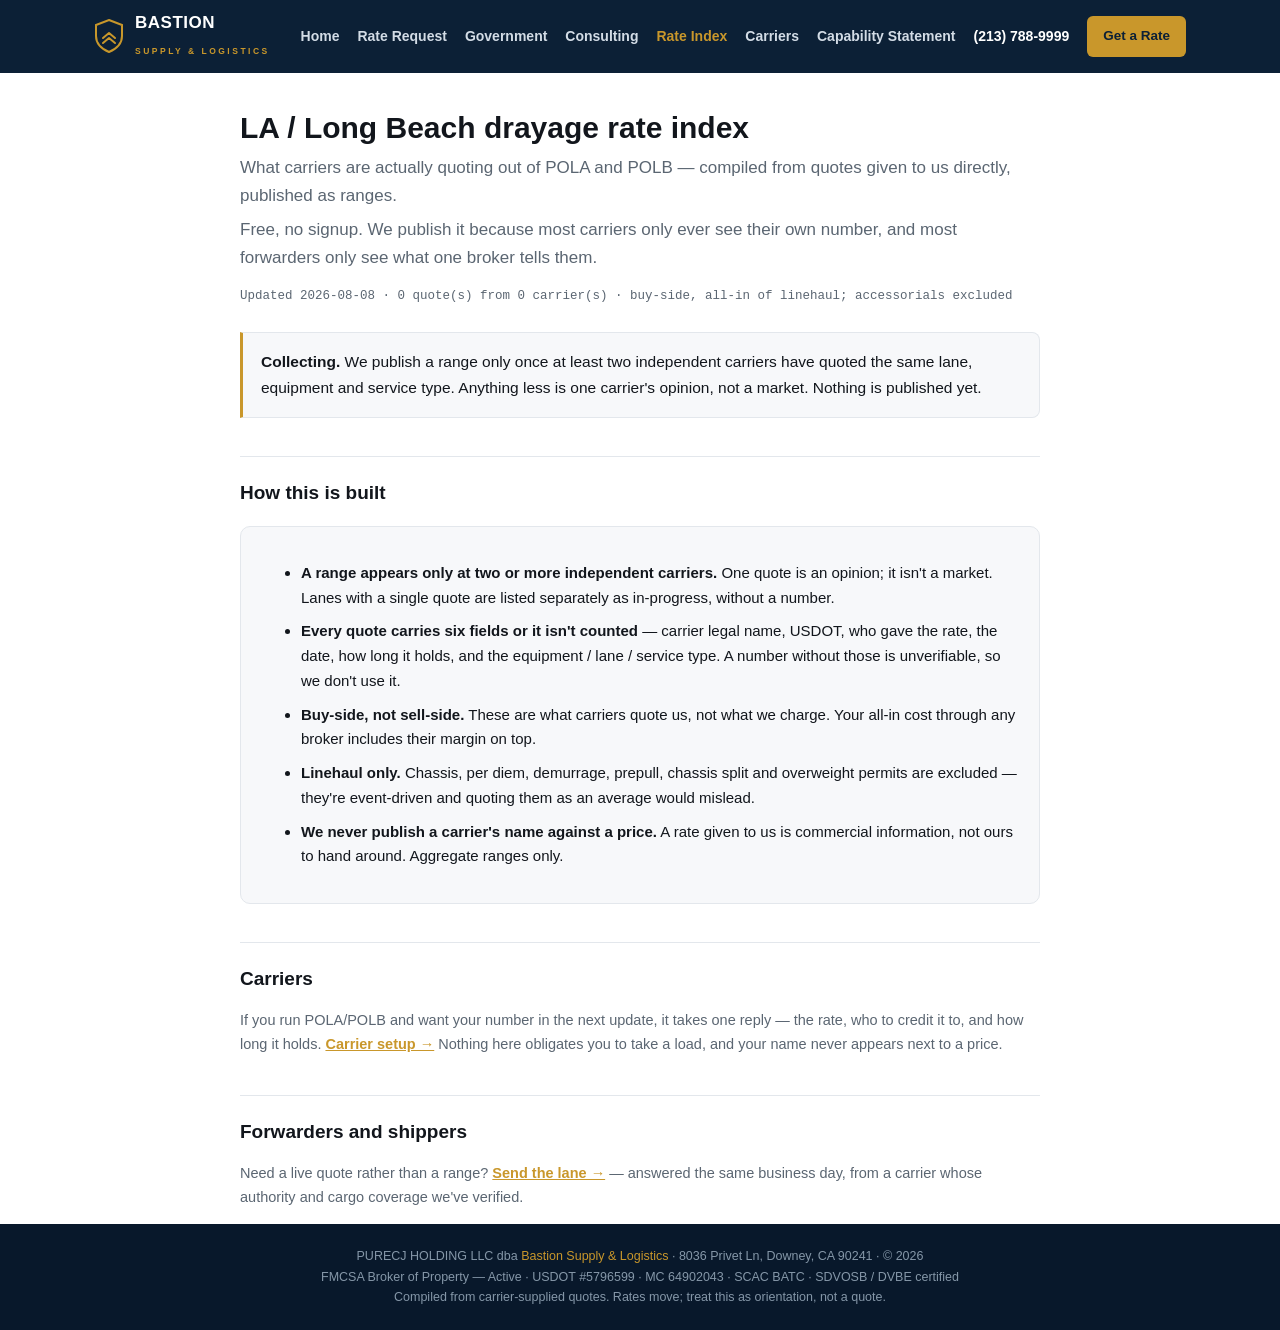
<file: rates.html>
<!doctype html>
<html lang="en">
<head>
<meta charset="utf-8">
<meta name="viewport" content="width=device-width,initial-scale=1">
<title>LA / Long Beach Drayage Rate Index — Bastion Supply &amp; Logistics</title>
<meta name="description" content="Buy-side drayage rate ranges out of the Port of Los Angeles and Long Beach, compiled from carrier quotes. Published only where two or more independent carriers have quoted the same lane.">
<link rel="canonical" href="https://bastionserve.com/rates.html">
<link rel="stylesheet" href="/assets/chrome.css">
<style>
:root{--ink:#12161c;--mut:#5b6672;--line:#e3e7ec;--gold:#c9972b;--bg:#fff;--soft:#f7f8fa}
@media(prefers-color-scheme:dark){:root{--ink:#e8ecf1;--mut:#9aa5b1;--line:#2a313a;--bg:#0f1319;--soft:#161c24}}
*{box-sizing:border-box}
body{margin:0;background:var(--bg);color:var(--ink);
 font:16px/1.65 -apple-system,BlinkMacSystemFont,"Segoe UI",Roboto,"PingFang SC",sans-serif}
.wrap{max-width:840px;margin:0 auto;padding:0 20px}
header .wrap{display:flex;align-items:center;gap:14px;flex-wrap:wrap}
.brand{font-weight:700;letter-spacing:.06em;font-size:14px}
.brand a{color:inherit;text-decoration:none}
nav{margin-left:auto;font-size:14px}
nav a{color:var(--mut);text-decoration:none;margin-left:18px}
nav a:hover{color:var(--gold)}
h1{font-size:30px;line-height:1.25;margin:36px 0 8px}
.lede{color:var(--mut);font-size:17px;margin:0 0 6px}
.stamp{font:12.5px/1.6 ui-monospace,SFMono-Regular,Menlo,monospace;color:var(--mut);margin:14px 0 26px}
h2{font-size:19px;margin:38px 0 12px;padding-top:20px;border-top:1px solid var(--line)}
table{width:100%;border-collapse:collapse;font-size:15px;margin:6px 0 4px}
th,td{text-align:left;padding:10px 12px;border-bottom:1px solid var(--line)}
th{font-size:12.5px;letter-spacing:.05em;text-transform:uppercase;color:var(--mut);font-weight:600}
td.n,th.n{text-align:right;font-variant-numeric:tabular-nums}
.empty{background:var(--soft);border:1px solid var(--line);border-left:3px solid var(--gold);
 border-radius:0 8px 8px 0;padding:16px 18px;font-size:15.5px}
.note{color:var(--mut);font-size:14.5px}
.method{background:var(--soft);border:1px solid var(--line);border-radius:10px;padding:18px 20px;margin:18px 0}
.method li{margin:9px 0;font-size:15px}
a.gold{color:var(--gold);font-weight:600}
</style>
</head>
<body>

<header class="bx-topbar"><div class="bx-wrap">
  <a class="bx-brand" href="/"><svg width="30" height="34" viewBox="0 0 30 34" fill="none" xmlns="http://www.w3.org/2000/svg"><path d="M15 1 28 6v11c0 8-6 13-13 16C8 30 2 25 2 17V6L15 1Z" stroke="#C8972B" stroke-width="2" fill="#0C2036"/><path d="M9 19l6-5 6 5M9 24l6-5 6 5" stroke="#C8972B" stroke-width="2" fill="none" stroke-linecap="round" stroke-linejoin="round"/></svg><span><span class="bn">BASTION</span><br><span class="bs">SUPPLY &amp; LOGISTICS</span></span></a>
  <div class="bx-nav">
    <a class="lnk" href="/">Home</a>
    <a class="lnk" href="/quote.html">Rate Request</a>
    <a class="lnk" href="/government.html">Government</a>
    <a class="lnk" href="/consulting.html">Consulting</a>
    <a class="lnk" href="/rates.html" aria-current="page">Rate Index</a>
    <a class="lnk" href="/carriers.html">Carriers</a>
    <a class="lnk" href="/capability-statement.html">Capability Statement</a>
    <a class="phone" href="tel:+12137889999">(213) 788-9999</a>
    <a class="quote" href="/quote.html">Get a Rate</a>
  </div>
</div></header>

<div class="wrap">

<h1>LA / Long Beach drayage rate index</h1>
<p class="lede">What carriers are actually quoting out of POLA and POLB — compiled from
quotes given to us directly, published as ranges.</p>
<p class="lede">Free, no signup. We publish it because most carriers only ever see their
own number, and most forwarders only see what one broker tells them.</p>

<div class="stamp">Updated 2026-08-08 &middot; 0 quote(s) from 0 carrier(s)
&middot; buy-side, all-in of linehaul; accessorials excluded</div>

<div class="empty"><b>Collecting.</b> We publish a range only once at least two independent carriers have quoted the same lane, equipment and service type. Anything less is one carrier's opinion, not a market. Nothing is published yet.</div>



<h2>How this is built</h2>
<div class="method"><ul>
<li><b>A range appears only at two or more independent carriers.</b> One quote is an
opinion; it isn't a market. Lanes with a single quote are listed separately as
in-progress, without a number.</li>
<li><b>Every quote carries six fields or it isn't counted</b> — carrier legal name, USDOT,
who gave the rate, the date, how long it holds, and the equipment / lane / service type.
A number without those is unverifiable, so we don't use it.</li>
<li><b>Buy-side, not sell-side.</b> These are what carriers quote us, not what we charge.
Your all-in cost through any broker includes their margin on top.</li>
<li><b>Linehaul only.</b> Chassis, per diem, demurrage, prepull, chassis split and
overweight permits are excluded — they're event-driven and quoting them as an average
would mislead.</li>
<li><b>We never publish a carrier's name against a price.</b> A rate given to us is
commercial information, not ours to hand around. Aggregate ranges only.</li>
</ul></div>

<h2>Carriers</h2>
<p class="note">If you run POLA/POLB and want your number in the next update, it takes one
reply — the rate, who to credit it to, and how long it holds.
<a class="gold" href="/carriers.html">Carrier setup &rarr;</a>
Nothing here obligates you to take a load, and your name never appears next to a price.</p>

<h2>Forwarders and shippers</h2>
<p class="note">Need a live quote rather than a range?
<a class="gold" href="/quote.html">Send the lane &rarr;</a> — answered the same business day,
from a carrier whose authority and cargo coverage we've verified.</p>

</div>

<footer class="bx-foot"><div class="bx-wrap">
  PURECJ HOLDING LLC dba <span class="gold">Bastion Supply &amp; Logistics</span> &middot; 8036 Privet Ln, Downey, CA 90241 &middot; &copy; 2026<br>
  FMCSA Broker of Property &mdash; Active &middot; USDOT #5796599 &middot; MC 64902043 &middot; SCAC BATC &middot; SDVOSB / DVBE certified<br>Compiled from carrier-supplied quotes. Rates move; treat this as orientation, not a quote.
</div></footer>
</body>
</html>
</file>
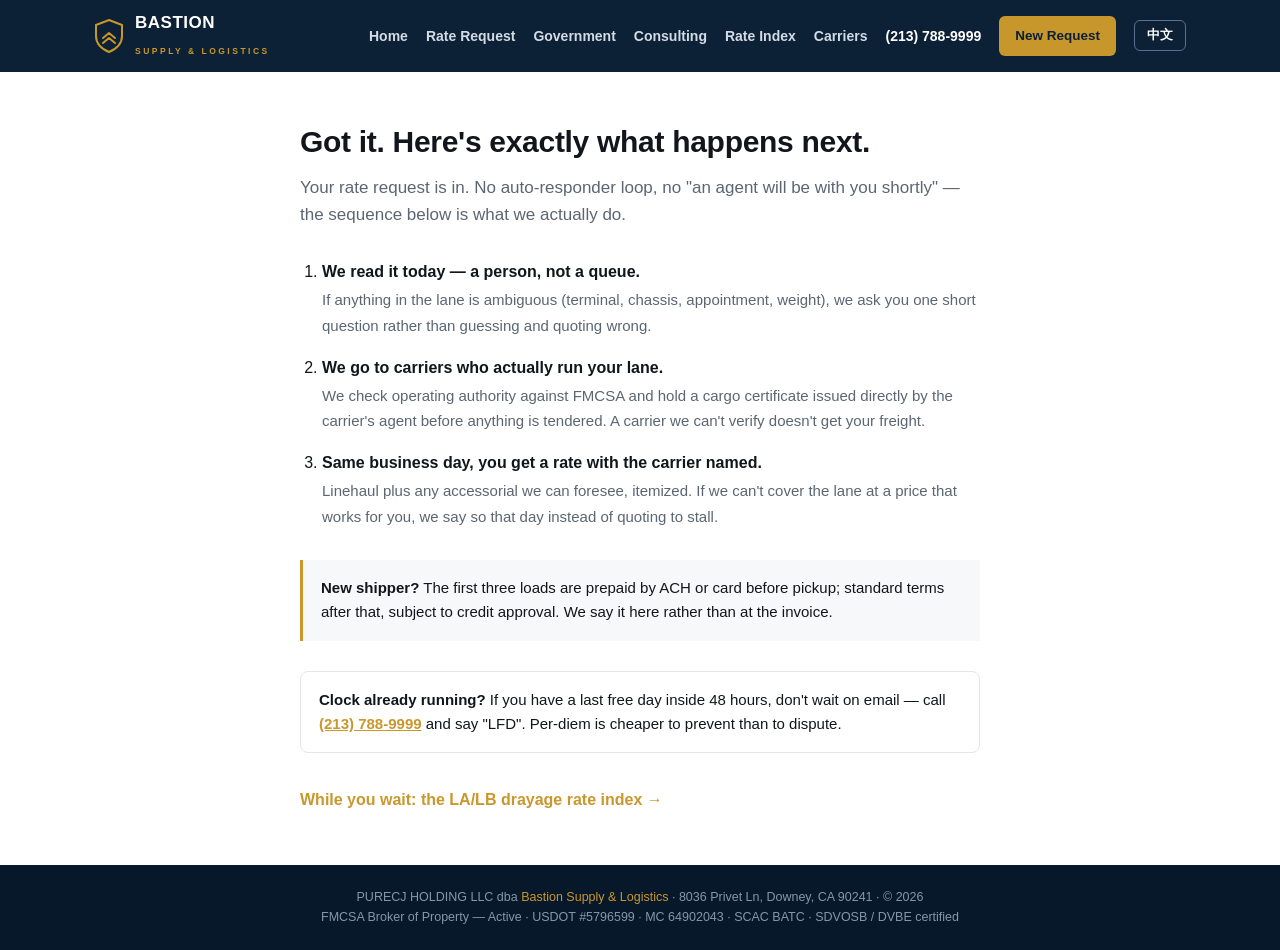
<file: thanks.html>
<!DOCTYPE html>
<html lang="en">
<head>
<meta charset="UTF-8">
<meta name="viewport" content="width=device-width, initial-scale=1">
<title>Rate request received — Bastion Supply &amp; Logistics</title>
<meta name="description" content="Your rate request reached Bastion Supply &amp; Logistics. Here is exactly what happens next and when you will hear back.">
<meta name="robots" content="noindex">
<link rel="icon" href="data:image/svg+xml,%3Csvg xmlns='http://www.w3.org/2000/svg' viewBox='0 0 24 24'%3E%3Cpath fill='%23c9972b' d='M12 2l8 3v6c0 5-3.4 8.6-8 11-4.6-2.4-8-6-8-11V5l8-3z'/%3E%3C/svg%3E">
<link rel="stylesheet" href="/assets/chrome.css">
<style>
:root{--ink:#12161c;--mut:#5b6672;--line:#e3e7ec;--bg:#fff;--soft:#f7f8fa}
@media(prefers-color-scheme:dark){:root{--ink:#e8ecf1;--mut:#9aa5b1;--line:#2a313a;--bg:#0f1319;--soft:#161c24}}
*{box-sizing:border-box}
body{margin:0;background:var(--bg);color:var(--ink);
 font-family:-apple-system,BlinkMacSystemFont,"Segoe UI",Roboto,Helvetica,Arial,sans-serif;
 line-height:1.62;font-size:16px}
.wrap{max-width:720px;margin:0 auto;padding:0 20px}
main{padding:52px 0 8px}
h1{font-size:30px;line-height:1.2;margin:0 0 14px;letter-spacing:-.01em}
.lede{color:var(--mut);margin:0 0 30px;font-size:17px}
ol{margin:0 0 30px;padding-left:22px}
ol li{margin-bottom:16px}
ol li b{display:block;margin-bottom:2px}
ol li span{color:var(--mut);font-size:15px}
.box{background:var(--soft);border-left:3px solid #c9972b;padding:16px 18px;margin:0 0 30px;font-size:15px}
.urgent{border:1px solid var(--line);border-radius:8px;padding:16px 18px;margin:0 0 34px;font-size:15px}
.urgent a{color:#c9972b;font-weight:700}
a.back{display:inline-block;margin-bottom:44px;font-weight:700;color:#c9972b;text-decoration:none}
</style>
</head>
<body>

<header class="bx-topbar"><div class="bx-wrap">
  <a class="bx-brand" href="/"><svg width="30" height="34" viewBox="0 0 30 34" fill="none" xmlns="http://www.w3.org/2000/svg"><path d="M15 1 28 6v11c0 8-6 13-13 16C8 30 2 25 2 17V6L15 1Z" stroke="#C8972B" stroke-width="2" fill="#0C2036"/><path d="M9 19l6-5 6 5M9 24l6-5 6 5" stroke="#C8972B" stroke-width="2" fill="none" stroke-linecap="round" stroke-linejoin="round"/></svg><span><span class="bn">BASTION</span><br><span class="bs">SUPPLY &amp; LOGISTICS</span></span></a>
  <div class="bx-nav">
    <a class="lnk" href="/" data-en="Home" data-zh="首页">Home</a>
    <a class="lnk" href="/quote.html" data-en="Rate Request" data-zh="报价申请">Rate Request</a>
    <a class="lnk" href="/government.html" data-en="Government" data-zh="政府承包">Government</a>
    <a class="lnk" href="/consulting.html" data-en="Consulting" data-zh="管理咨询">Consulting</a>
    <a class="lnk" href="/rates.html" data-en="Rate Index" data-zh="费率指数">Rate Index</a>
    <a class="lnk" href="/carriers.html" data-en="Carriers" data-zh="承运人">Carriers</a>
    <a class="phone" href="tel:+12137889999">(213) 788-9999</a>
    <a class="quote" href="/quote.html" data-en="New Request" data-zh="再提一票">New Request</a>
    <button type="button" id="langToggle" class="lang-toggle" aria-label="切换语言 / Toggle language">中文</button>
  </div>
</div></header>

<main><div class="wrap">
  <h1 data-en="Got it. Here's exactly what happens next."
      data-zh="收到了。接下来会发生什么，说清楚。">Got it. Here's exactly what happens next.</h1>
  <p class="lede" data-en="Your rate request is in. No auto-responder loop, no &quot;an agent will be with you shortly&quot; — the sequence below is what we actually do."
     data-zh="您的报价申请已收到。没有自动回复的来回，也不会让您等一个不知道什么时候出现的客服——下面这三步就是我们真实的做法。">Your rate request is in. No auto-responder loop, no "an agent will be with you shortly" — the sequence below is what we actually do.</p>

  <ol>
    <li>
      <b data-en="We read it today — a person, not a queue." data-zh="今天就有人读，不是排队。">We read it today — a person, not a queue.</b>
      <span data-en="If anything in the lane is ambiguous (terminal, chassis, appointment, weight), we ask you one short question rather than guessing and quoting wrong."
            data-zh="如果这条线有哪里不清楚（码头、底盘、预约、重量），我们会问您一个简短的问题，而不是猜一个数报错。">If anything in the lane is ambiguous (terminal, chassis, appointment, weight), we ask you one short question rather than guessing and quoting wrong.</span>
    </li>
    <li>
      <b data-en="We go to carriers who actually run your lane." data-zh="我们去找真的跑这条线的承运人。">We go to carriers who actually run your lane.</b>
      <span data-en="We check operating authority against FMCSA and hold a cargo certificate issued directly by the carrier's agent before anything is tendered. A carrier we can't verify doesn't get your freight."
            data-zh="派车前我们会到 FMCSA 核营运资质，并且手上必须有由对方保险代理直接签发的货物险证书。核不了的承运人，拿不到您的货。">We check operating authority against FMCSA and hold a cargo certificate issued directly by the carrier's agent before anything is tendered. A carrier we can't verify doesn't get your freight.</span>
    </li>
    <li>
      <b data-en="Same business day, you get a rate with the carrier named." data-zh="当个工作日，给您一个带承运人名字的价。">Same business day, you get a rate with the carrier named.</b>
      <span data-en="Linehaul plus any accessorial we can foresee, itemized. If we can't cover the lane at a price that works for you, we say so that day instead of quoting to stall."
            data-zh="干线价加上我们能预见的附加费，逐项列出。这条线如果我们做不到合适的价格，当天就直说，不会先报个价拖着您。">Linehaul plus any accessorial we can foresee, itemized. If we can't cover the lane at a price that works for you, we say so that day instead of quoting to stall.</span>
    </li>
  </ol>

  <div class="box" data-en="<b>New shipper?</b> The first three loads are prepaid by ACH or card before pickup; standard terms after that, subject to credit approval. We say it here rather than at the invoice."
       data-zh="<b>第一次合作？</b> 前三票提柜前预付（ACH 或信用卡），之后转常规账期，视信用审核而定。这条我们现在就讲，不留到开票时才说。"><b>New shipper?</b> The first three loads are prepaid by ACH or card before pickup; standard terms after that, subject to credit approval. We say it here rather than at the invoice.</div>

  <div class="urgent" data-en="<b>Clock already running?</b> If you have a last free day inside 48 hours, don't wait on email — call <a href=&quot;tel:+12137889999&quot;>(213) 788-9999</a> and say &quot;LFD&quot;. Per-diem is cheaper to prevent than to dispute."
       data-zh="<b>已经在计时了？</b> 如果 last free day 在 48 小时以内，别等邮件——直接打 <a href=&quot;tel:+12137889999&quot;>(213) 788-9999</a>，说一句“LFD”。滞箱费防住比事后争容易得多。"><b>Clock already running?</b> If you have a last free day inside 48 hours, don't wait on email — call <a href="tel:+12137889999">(213) 788-9999</a> and say "LFD". Per-diem is cheaper to prevent than to dispute.</div>

  <a class="back" href="/rates.html" data-en="While you wait: the LA/LB drayage rate index &rarr;" data-zh="等回复的时候：洛杉矶/长滩短驳费率指数 &rarr;">While you wait: the LA/LB drayage rate index &rarr;</a>
</div></main>

<footer class="bx-foot"><div class="bx-wrap">
  PURECJ HOLDING LLC dba <span class="gold">Bastion Supply &amp; Logistics</span> &middot; 8036 Privet Ln, Downey, CA 90241 &middot; &copy; 2026<br>
  <span data-en="FMCSA Broker of Property &mdash; Active &middot; USDOT #5796599 &middot; MC 64902043 &middot; SCAC BATC &middot; SDVOSB / DVBE certified" data-zh="FMCSA Broker of Property &mdash; Active &middot; USDOT #5796599 &middot; MC 64902043 &middot; SCAC BATC &middot; SDVOSB / DVBE 认证">FMCSA Broker of Property &mdash; Active &middot; USDOT #5796599 &middot; MC 64902043 &middot; SCAC BATC &middot; SDVOSB / DVBE certified</span>
</div></footer>

<script src="/assets/i18n.js"></script>
</body>
</html>
</file>
<file: assets/chrome.css>
/* bastionserve.com — 全站共用外壳(topbar + footer)。
   目的:货主点 "Get a Rate" 落到 quote.html 时,看到的仍然是同一家公司。
   只管外壳,不管各页正文样式。改这里 = 全站一起改。 */
:root{
  --navy:#0C2036; --navy2:#13283F; --gold:#C8972B;
  --ink:#16212c; --muted:#5b6772; --line:#e4e7ec; --soft:#f5f7fa; --white:#fff;
}
.bx-wrap{max-width:1140px;margin:0 auto;padding:0 24px}

.bx-topbar{background:var(--navy);color:#fff;position:sticky;top:0;z-index:30;
  font-family:-apple-system,BlinkMacSystemFont,"Segoe UI",Roboto,Helvetica,Arial,sans-serif}
.bx-topbar a{text-decoration:none}
.bx-topbar .bx-wrap{display:flex;align-items:center;justify-content:space-between;
  min-height:64px;gap:12px 18px;flex-wrap:wrap;padding-top:10px;padding-bottom:10px}
.bx-brand{display:flex;align-items:center;gap:11px;font-weight:800;letter-spacing:.5px}
.bx-brand svg{flex:none}
.bx-brand .bn{font-size:17px;color:#fff;line-height:1}
.bx-brand .bs{font-size:8.5px;letter-spacing:2.5px;color:var(--gold);font-weight:700}
.bx-nav{display:flex;align-items:center;gap:18px;font-size:14px;flex-wrap:wrap;justify-content:flex-end}
.bx-nav a.lnk{color:#d3dce6;font-weight:600;white-space:nowrap}
.bx-nav a.lnk:hover{color:#fff}
.bx-nav a.lnk[aria-current="page"]{color:var(--gold)}
.bx-nav .phone{color:#fff;font-weight:700;white-space:nowrap}
.bx-nav .quote{background:var(--gold);color:var(--navy);font-weight:800;
  padding:9px 16px;border-radius:6px;font-size:13.5px;white-space:nowrap}
.bx-nav .quote:hover{background:#d9a838}
.bx-nav .lang-toggle{background:transparent;border:1.5px solid #5b7190;color:#fff;
  font-weight:700;padding:6px 12px;border-radius:6px;font-size:12.5px;cursor:pointer;
  font-family:inherit;white-space:nowrap}
.bx-nav .lang-toggle:hover{border-color:var(--gold);color:var(--gold)}

.bx-foot{background:#08182b;color:#8597a8;font-size:12.5px;text-align:center;padding:22px 0;
  font-family:-apple-system,BlinkMacSystemFont,"Segoe UI",Roboto,Helvetica,Arial,sans-serif}
.bx-foot .gold{color:var(--gold)}
.bx-foot a{color:#8597a8;text-decoration:underline}

@media(max-width:760px){
  .bx-topbar .bx-wrap{height:auto;padding-top:12px;padding-bottom:12px}
  .bx-nav{gap:14px;font-size:13px;flex-wrap:wrap}
}
</file>
